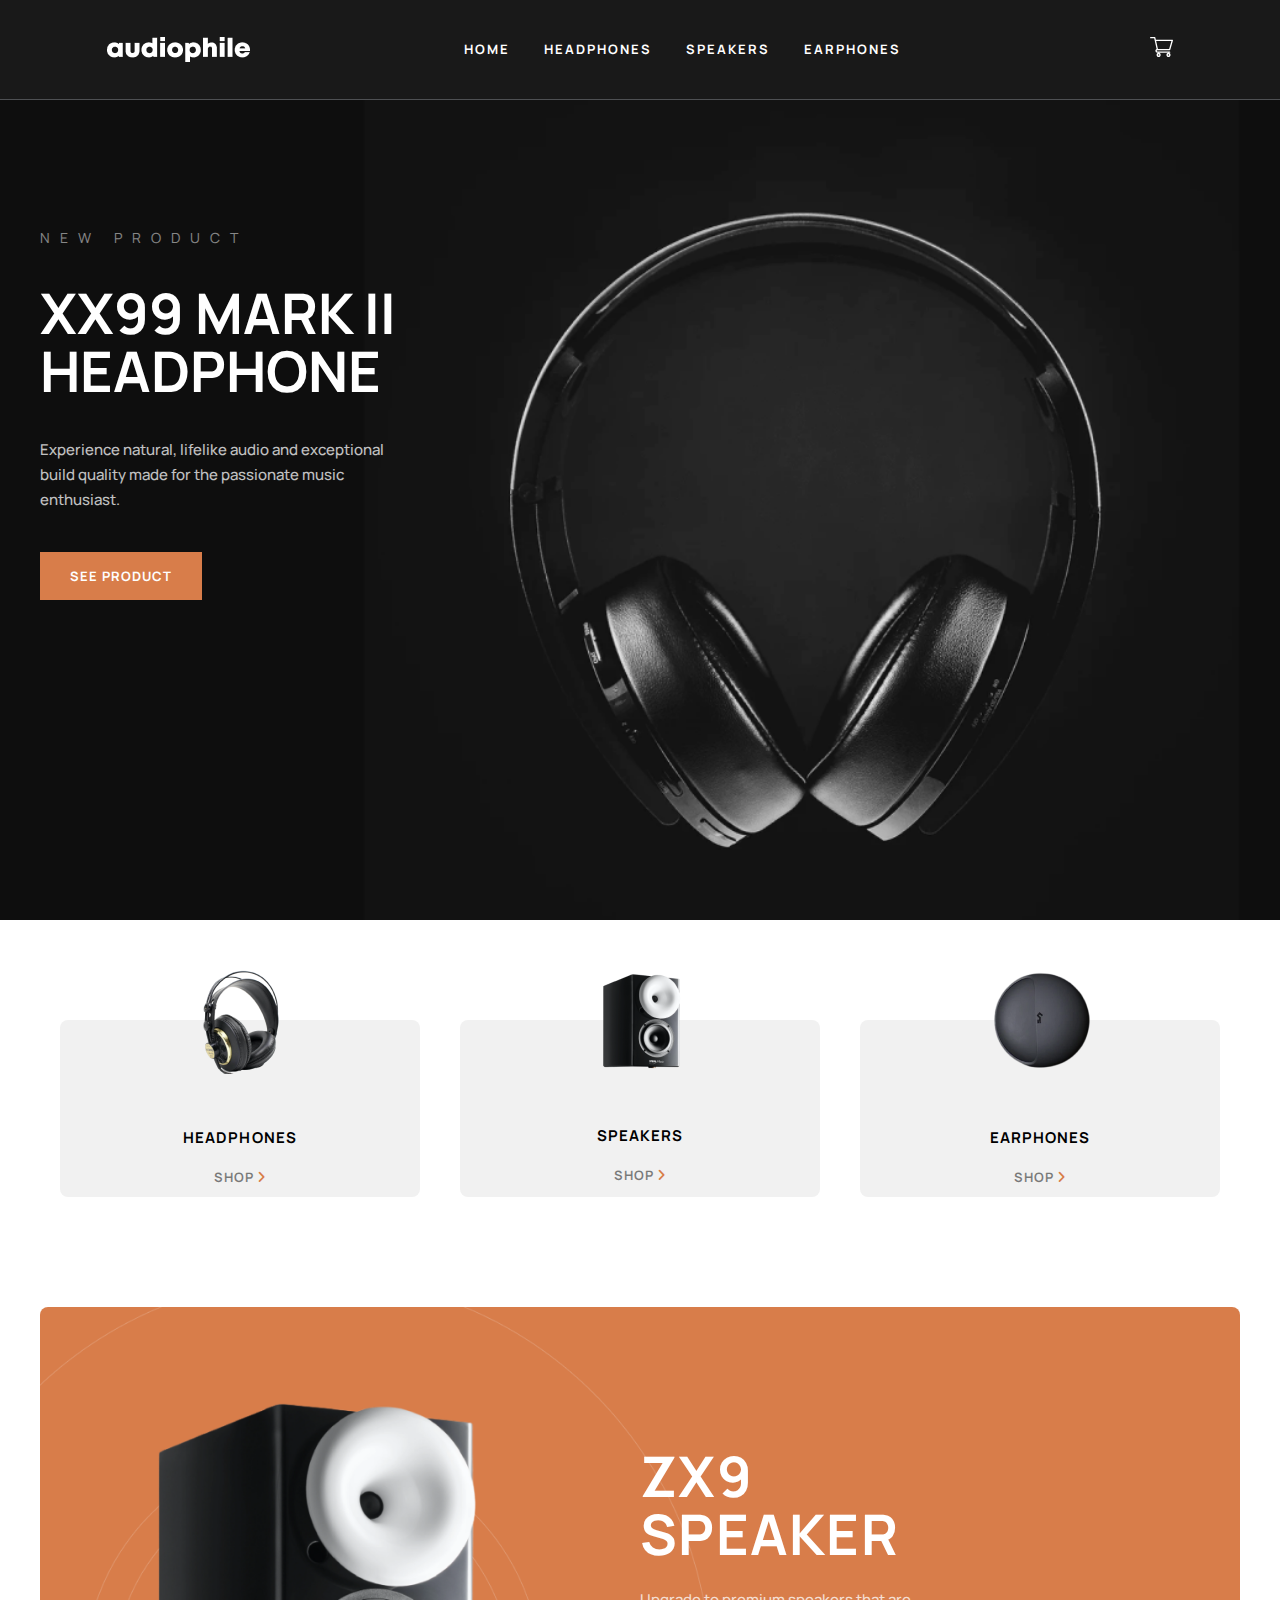
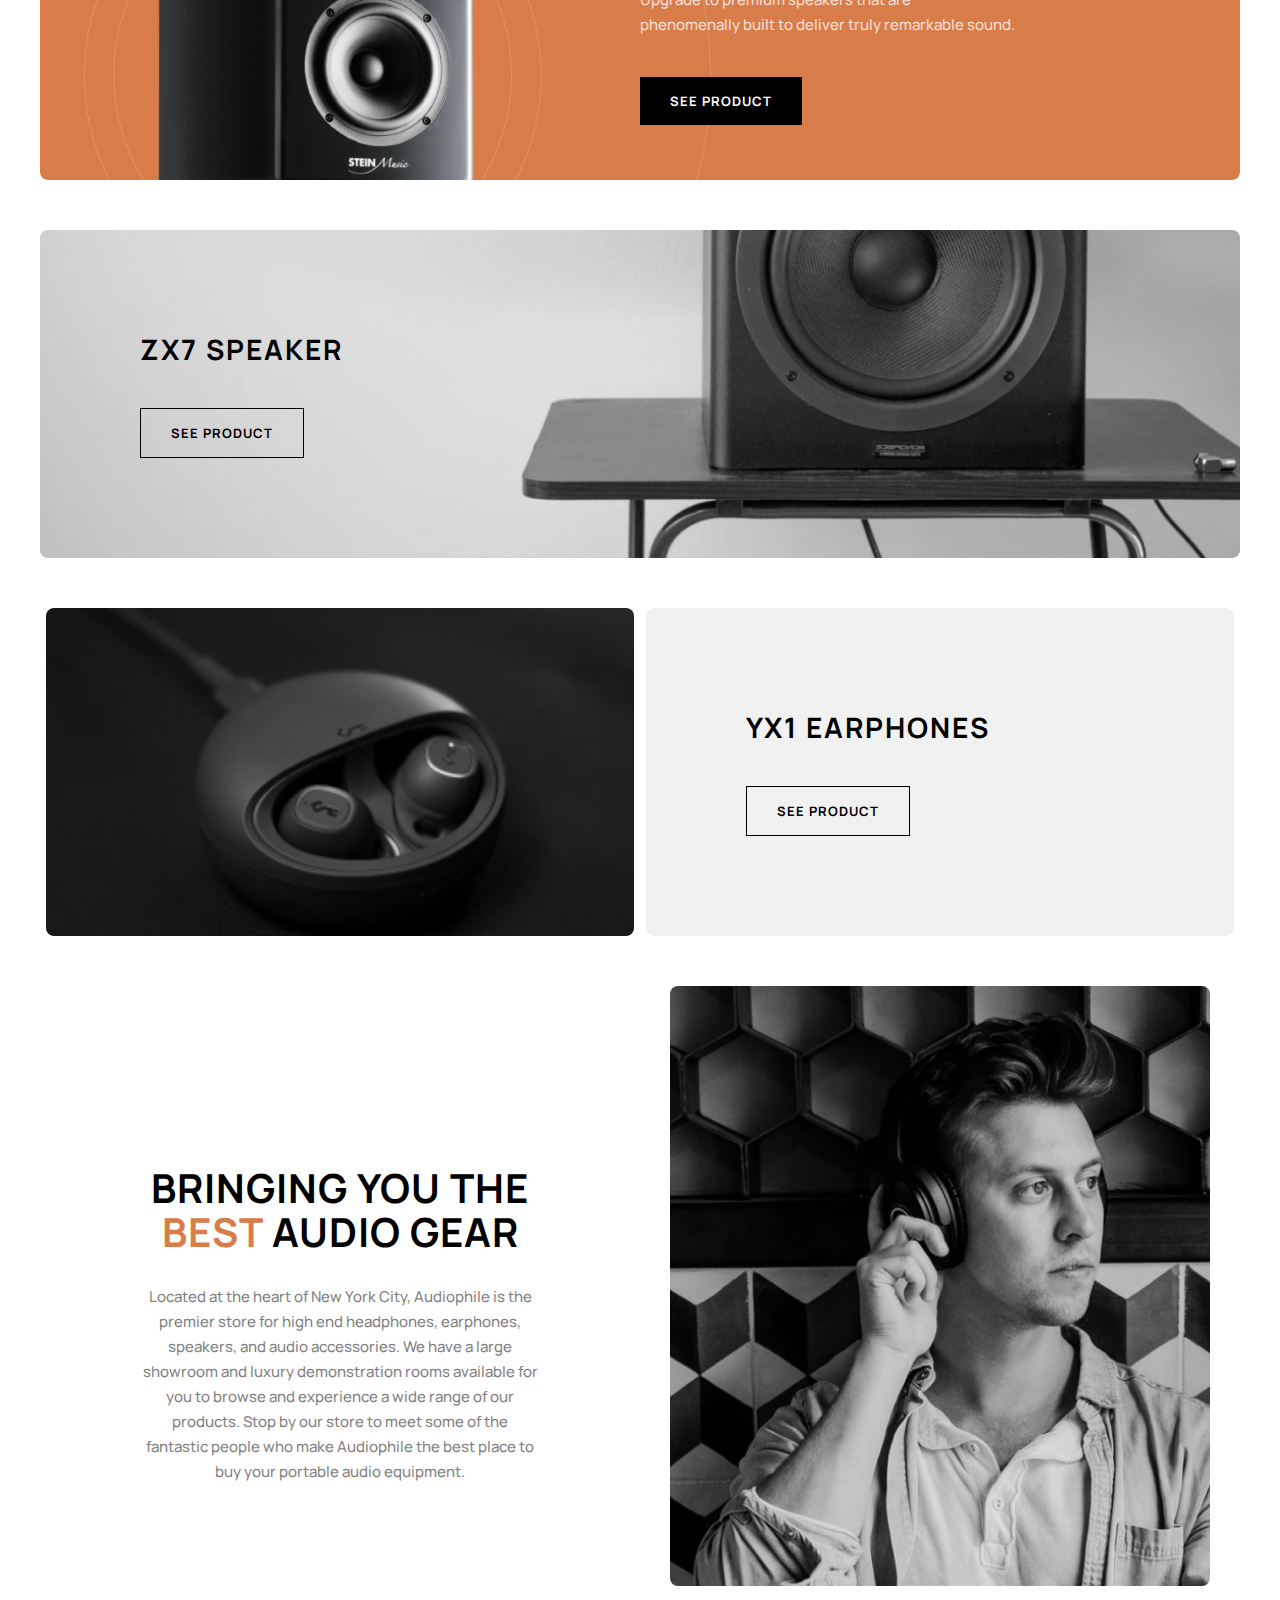
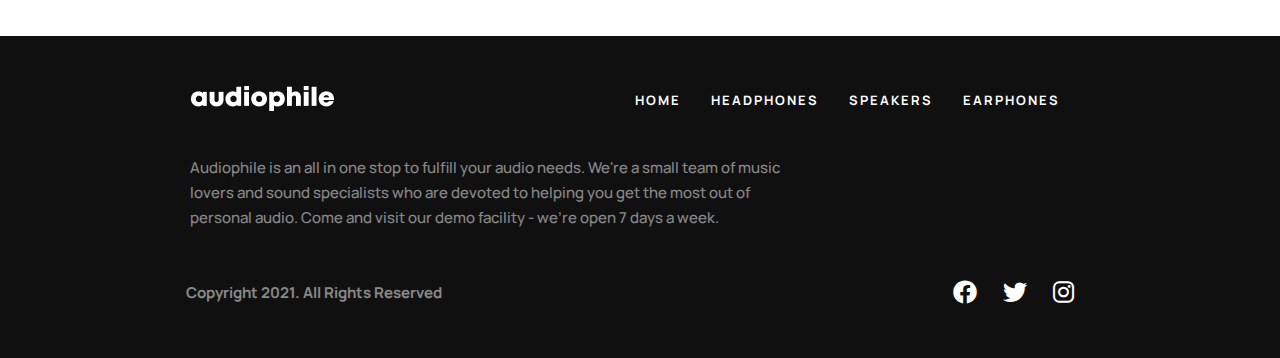
<file: index.html>
<!DOCTYPE html>
<html lang="en">
<head>
    <meta charset="UTF-8">
    <meta http-equiv="X-UA-Compatible" content="IE=edge">
    <meta name="viewport" content="width=device-width, initial-scale=1.0">
    <title>audiophile</title>
    <link rel="stylesheet" href="./cssCodes/normalize.css">
    <link rel="stylesheet" href="./cssCodes/main.css">
    <link rel="stylesheet" href="./fontawesome/css/all.min.css">
    <link rel="stylesheet" href="./fontawesome/js/all.min.js">
    <link rel="preconnect" href="https://fonts.googleapis.com">
    <link rel="preconnect" href="https://fonts.gstatic.com" crossorigin>
    <link href="https://fonts.googleapis.com/css2?family=Manrope:wght@400;500;700&display=swap" rel="stylesheet">
</head>
<body>
    <!-- Header section -->
    <div class="container">
        <header class="site-header">
            <nav class="site-nav flex">
                <div class="site-nav__bars">
                    <div class="hamburger-menu">
                        <input id="menu__toggle" type="checkbox" />
                        <label class="menu__btn" for="menu__toggle">
                            <span></span>
                        </label>
                        <ul class="menu__box">
                            <div class="product-card card-nav">
                                <img class="product-card__image card-nav__image" src="./images/mobile/home/tablet-headphones.png" alt="Image">
                                <h4 class="pruduct-card__heading">Headphones</h4>
                                <a class="product-card-link" href="headphones.html">
                                    shop
                                    <span class="fa-solid fa-angle-right product-card-right"></span>
                                </a>
                            </div>
                            <div class="product-card card-nav">
                                <img class="product-card__image card-nav__image" src="./images/mobile/home/tablet-speakers.png" alt="Image">
                                <h4 class="pruduct-card__heading">Speakers</h4>
                                <a class="product-card-link" href="speakers.html">
                                    shop
                                    <span class="fa-solid fa-angle-right product-card-right"></span>
                                </a>
                            </div>
                            <div class="product-card card-nav">
                                <img class="product-card__image card-nav__image" src="./images/mobile/home/tablet-earphones.png" alt="Image">
                                <h4 class="pruduct-card__heading">Earphones</h4>
                                <a class="product-card-link" href="earphones.html">
                                    shop
                                    <span class="fa-solid fa-angle-right product-card-right"></span>
                                </a>
                            </div>
                        </ul>
                    </div>
                </div>
                <img src="./images/desktop/home/logo-audiophile.png" alt="Image">
                <div class="site-nav__links">
                    <ul class="site-nav__list flex">
                        <li class="site-nav__item">
                            <a class="site-nav__link" href="index.html">Home</a>
                        </li>
                        <li class="site-nav__item">
                            <a class="site-nav__link" href="headphones.html">Headphones</a>
                        </li>
                        <li class="site-nav__item">
                            <a class="site-nav__link" href="speakers.html">Speakers</a>
                        </li>
                        <li class="site-nav__item">
                            <a class="site-nav__link" href="earphones.html">Earphones</a>
                        </li>
                    </ul>
                </div>
                <div>
                    <img src="./images/desktop/home/cart-shopping.svg" alt="Image">
                </div>
            </nav>
        </header>
    </div>
    <!-- /Header section -->

    <!-- Main section -->
    <section class="main-section">
        <div class="container">
            <div class="main-page">
                <div class="main-page__text">
                    <h4 class="main-page__info">NEW PRODUCT</h4>
                    <h1 class="main-page__heading">XX99 Mark II <br>
                        Headphone</h1>
                    <p class="main-page__title">Experience natural, lifelike audio and  exceptional <br> build quality made for the passionate music <br> enthusiast.</p>
                    <button class="button">
                        <a class="btn-link" href="headphones1detail.html">See product</a>
                    </button>
                </div>
            </div>
        </div>
    </section>
    <!-- /Main section -->

    <!-- Products section -->
    <div class="container">
        <section class="products-section">
            <div class="product-card">
                <img class="product-card__image" src="./images/mobile/home/tablet-headphones.png" alt="Image">
                <h4 class="pruduct-card__heading">Headphones</h4>
                <a class="product-card-link" href="headphones.html">
                    shop
                    <span class="fa-solid fa-angle-right product-card-right"></span>
                </a>
            </div>
            <div class="product-card">
                <img class="product-card__image" src="./images/mobile/home/tablet-speakers.png" alt="Image">
                <h4 class="pruduct-card__heading">Speakers</h4>
                <a class="product-card-link" href="speakers.html">
                    shop
                    <span class="fa-solid fa-angle-right product-card-right"></span>
                </a>
            </div>
            <div class="product-card">
                <img class="product-card__image" src="./images/mobile/home/tablet-earphones.png" alt="Image">
                <h4 class="pruduct-card__heading">Earphones</h4>
                <a class="product-card-link" href="earphones.html">
                    shop
                    <span class="fa-solid fa-angle-right product-card-right"></span>
                </a>
            </div>
        </section>
    </div>
    <!-- /Products section -->

    <!-- ZX9 Speaker section -->
    <div class="container">
        <div class="zx9speaker-section">
            <h4 class="zx9speaker-heading">ZX9 <br>
                SPEAKER</h4>
            <p class="zx9speaker-title">Upgrade to premium speakers that are <br> phenomenally built to deliver truly remarkable sound.</p>
            <button class="button zx9-button">
                <a href="speaker1detail.html" class="btn-link">See product</a>
            </button>
        </div>
    </div>
    <!-- /ZX9 Speaker section -->

    <!-- ZX7 Speaker section -->
    <div class="container">
        <div class="zx7speaker-section">
            <h4 class="zx7speaker-heading">ZX7 SPEAKER</h4>
            <button class="button zx7-button">
                <a href="speaker2detail.html" class="btn-link zx7-btn__link">See product</a>
            </button>
        </div>
    </div>
    <!-- /ZX7 Speaker section -->

    <!-- YX1 Earphones section -->
    <div class="container">
        <div class="yx1earphone-section">
            <div class="yx1-image"></div>
            <div class="yx1-text">
                <h4 class="yx1-heading">YX1 Earphones</h4>
                <button class="button yx1-button">
                    <a href="earphones1detail.html" class="btn-link yx1-btn__link">See product</a>
                </button>
            </div>
        </div>
    </div>
    <!-- /YX1 Earphones section -->

    <!-- Location section -->
    <div class="container">
        <div class="location-section">
            <div class="location-man__image"></div>
            <div class="location-text">
                <h3 class="location-heading">Bringing you the <span class="location-heading__best"> best</span> audio gear</h3>
                <p class="location-title">Located at the heart of New York City, Audiophile is the premier store for high end headphones, earphones, speakers, and audio accessories. We have a large showroom and luxury demonstration rooms available for you to browse and experience a wide range of our products. Stop by our store to meet some of the fantastic people who make Audiophile the best place to buy your portable audio equipment.</p>
            </div>
        </div>
    </div>
    <!-- /Location section -->

    <!-- Footer section -->
    <footer class="footer-section">
        <div class="container footer-bg">
            <div class="footer-links">
                <div class="footer-logo">
                    <img src="./images/mobile/home/logo-audiophile.png" alt="Image">
                </div>
                <ul class="footer-list">
                    <li class="footer-item">
                        <a href="index.html" class="footer-link">Home</a>
                    </li>
                    <li class="footer-item">
                        <a href="headphones.html" class="footer-link">headphones</a>
                    </li>
                    <li class="footer-item">
                        <a href="speakers.html" class="footer-link">Speakers</a>
                    </li>
                    <li class="footer-item">
                        <a href="earphones.html" class="footer-link">Earphones</a>
                    </li>
                </ul>
            </div>
            <div class="footer-text">
                <p class="footer-title">Audiophile is an all in one stop to fulfill your audio needs. We're a small team of music lovers and sound specialists who are devoted to helping you get the most out of personal audio. Come and visit our demo facility - we’re open 7 days a week.</p>
            </div>
            <div class="footer-bottom">
                <div>
                    <p class="footer-copyright">Copyright 2021. All Rights Reserved</p>
                </div>
                <div class="footer-icons">
                    <a href="#" class="footer-icon__link">
                        <i class="fa-brands fa-facebook"></i>
                    </a>
                    <a href="#" class="footer-icon__link">
                        <i class="fa-brands fa-twitter"></i>
                    </a>
                    <a href="#" class="footer-icon__link">
                        <i class="fa-brands fa-instagram"></i>
                    </a>
                </div>
            </div>
        </div>
    </footer>
    <!-- /Footer section -->
</body>
</html>
</file>
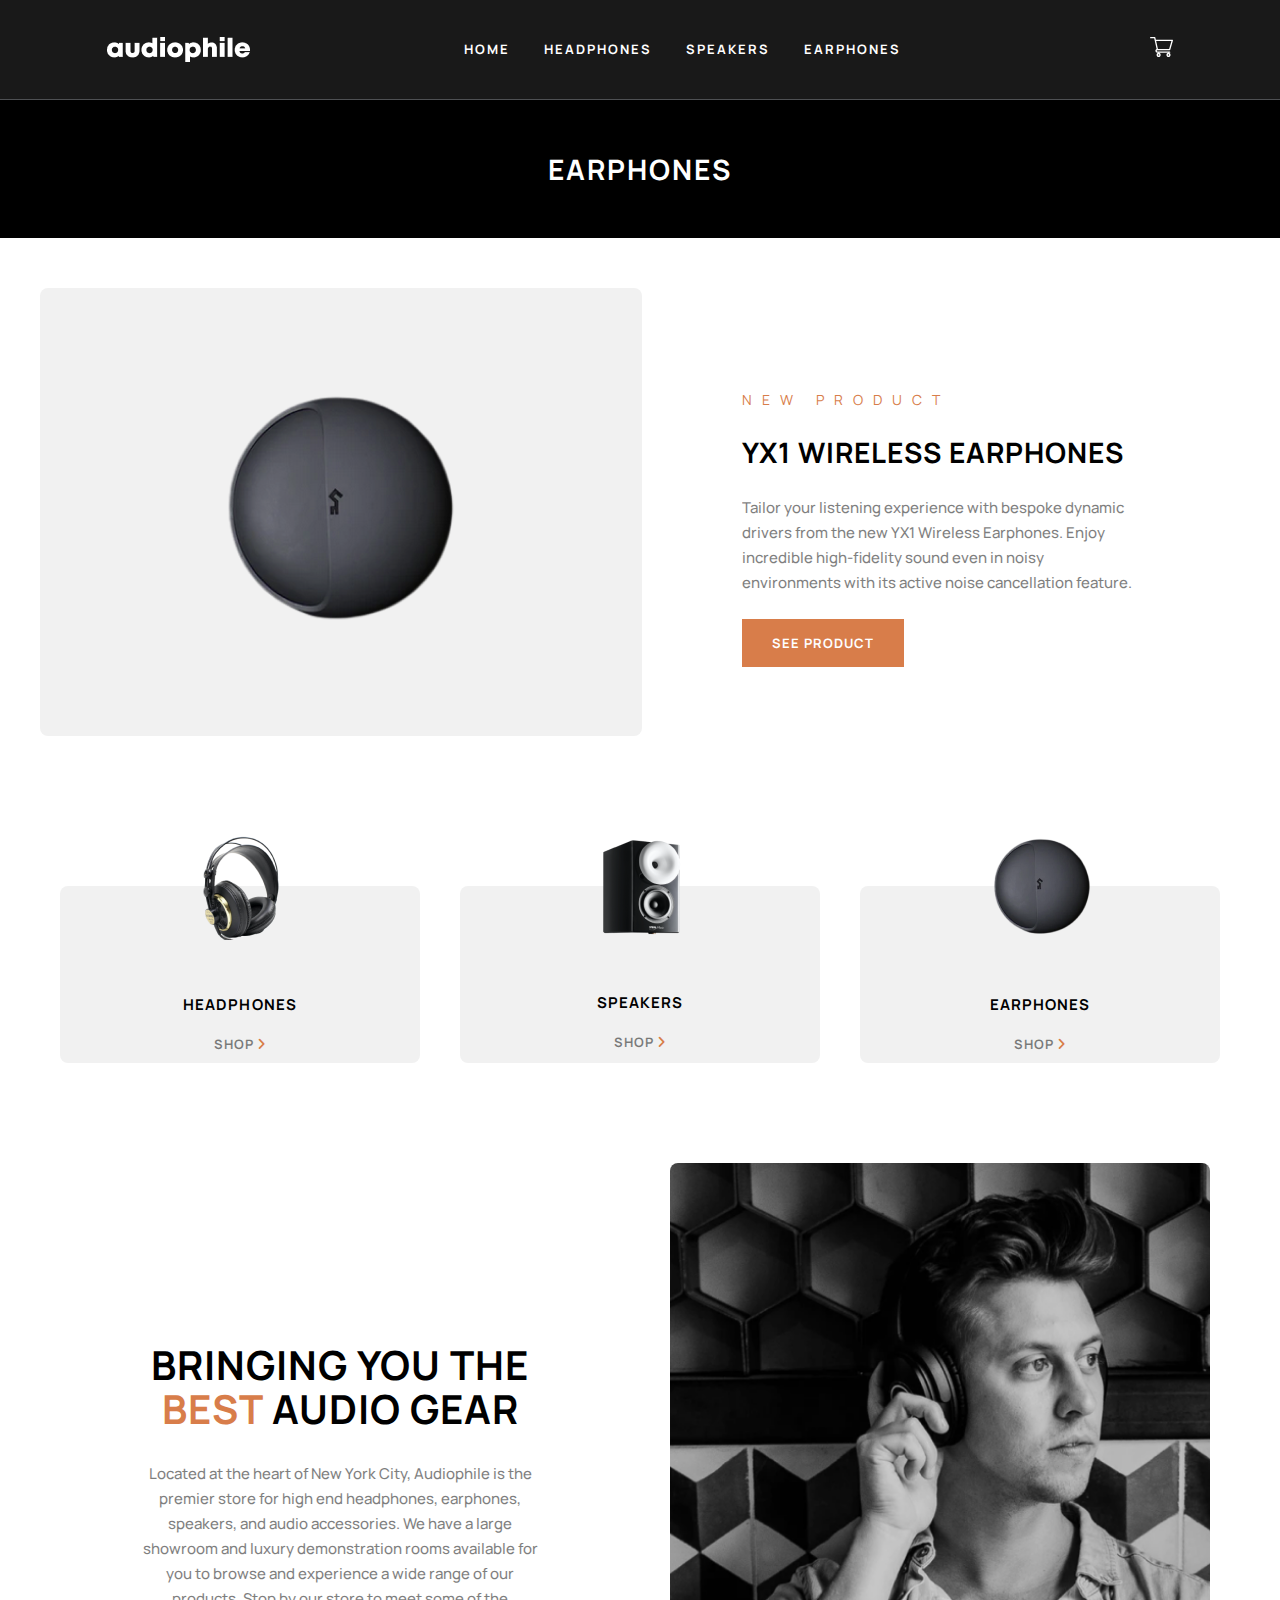
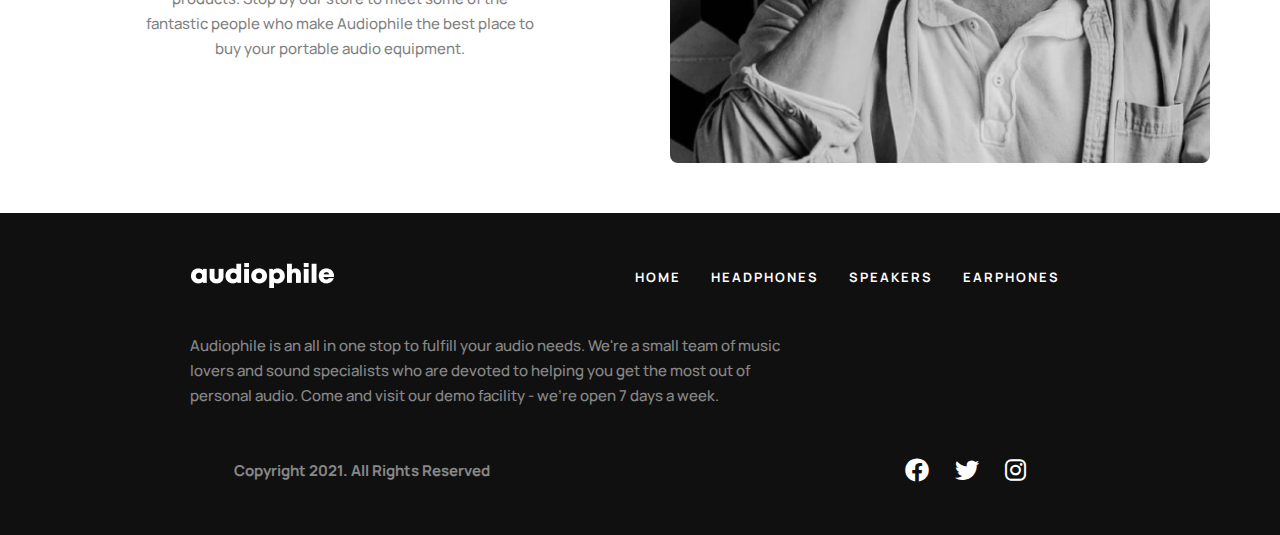
<file: earphones.html>
<!DOCTYPE html>
<html lang="en">
<head>
    <meta charset="UTF-8">
    <meta http-equiv="X-UA-Compatible" content="IE=edge">
    <meta name="viewport" content="width=device-width, initial-scale=1.0">
    <title>audiophile</title>
    <link rel="stylesheet" href="./cssCodes/normalize.css">
    <link rel="stylesheet" href="./cssCodes/earphones.css">
    <link rel="stylesheet" href="./fontawesome/css/all.min.css">
    <link rel="stylesheet" href="./fontawesome/js/all.min.js">
    <link rel="preconnect" href="https://fonts.googleapis.com">
    <link rel="preconnect" href="https://fonts.gstatic.com" crossorigin>
    <link href="https://fonts.googleapis.com/css2?family=Manrope:wght@400;500;700&display=swap" rel="stylesheet">
</head>
<body>
    <!-- Header section -->
    <div class="container">
        <header class="site-header">
            <nav class="site-nav flex">
                <div class="site-nav__bars">
                    <div class="hamburger-menu">
                        <input id="menu__toggle" type="checkbox" />
                        <label class="menu__btn" for="menu__toggle">
                            <span></span>
                        </label>
                        <ul class="menu__box">
                            <div class="product-card card-nav">
                                <img class="product-card__image card-nav__image" src="./images/mobile/home/tablet-headphones.png" alt="Image">
                                <h4 class="pruduct-card__heading">Headphones</h4>
                                <a class="product-card-link" href="headphones.html">
                                    shop
                                    <span class="fa-solid fa-angle-right product-card-right"></span>
                                </a>
                            </div>
                            <div class="product-card card-nav">
                                <img class="product-card__image card-nav__image" src="./images/mobile/home/tablet-speakers.png" alt="Image">
                                <h4 class="pruduct-card__heading">Speakers</h4>
                                <a class="product-card-link" href="speakers.html">
                                    shop
                                    <span class="fa-solid fa-angle-right product-card-right"></span>
                                </a>
                            </div>
                            <div class="product-card card-nav">
                                <img class="product-card__image card-nav__image" src="./images/mobile/home/tablet-earphones.png" alt="Image">
                                <h4 class="pruduct-card__heading">Earphones</h4>
                                <a class="product-card-link" href="earphones.html">
                                    shop
                                    <span class="fa-solid fa-angle-right product-card-right"></span>
                                </a>
                            </div>
                        </ul>
                        </div>
                </div>
                <img src="./images/desktop/home/logo-audiophile.png" alt="Image">
                <div class="site-nav__links">
                    <ul class="site-nav__list flex">
                        <li class="site-nav__item">
                            <a class="site-nav__link" href="index.html">Home</a>
                        </li>
                        <li class="site-nav__item">
                            <a class="site-nav__link" href="headphones.html">Headphones</a>
                        </li>
                        <li class="site-nav__item">
                            <a class="site-nav__link" href="speakers.html">Speakers</a>
                        </li>
                        <li class="site-nav__item">
                            <a class="site-nav__link" href="earphones.html">Earphones</a>
                        </li>
                    </ul>
                </div>
                <div>
                    <img src="./images/desktop/home/cart-shopping.svg" alt="Image">
                </div>
            </nav>
        </header>
    </div>
    <!-- /Header section -->

    <!-- Headphones main section -->
    <section class="main-headphone">
        <div class="container main-bg">
            <h2 class="main-headphone__heading">Earphones</h2>
        </div>
    </section>
    <!-- /Headphones main section -->

    <!-- Headphone types section -->
    <div class="container">
        <section class="headphone-types">
            <div class="headphone-type">
                <div class="type-image">
                    <img src="./images/mobile/earphones/ear-yx1.png" alt="Image">
                </div>
                <div class="type-text">
                    <h4 class="type-new__heading">NEW PRODUCT</h4>
                    <h2 class="type-heading">YX1 WIRELESS
                        EARPHONES</h2>
                    <p class="type-title">Tailor your listening experience with bespoke dynamic drivers from the new YX1 Wireless Earphones. Enjoy incredible high-fidelity sound even in noisy environments with its active noise cancellation feature.</p>
                    <button class="button">
                        <a href="earphones1detail.html" class="btn-link">See product</a>
                    </button>
                </div>
            </div>
        </section>
    </div>
    <!-- /Headphone types section -->
    
    <!-- Products section -->
    <div class="container">
        <section class="products-section">
            <div class="product-card">
                <img class="product-card__image" src="./images/mobile/home/tablet-headphones.png" alt="Image">
                <h4 class="pruduct-card__heading">Headphones</h4>
                <a class="product-card-link" href="headphones.html">
                    shop
                    <span class="fa-solid fa-angle-right product-card-right"></span>
                </a>
            </div>
            <div class="product-card">
                <img class="product-card__image" src="./images/mobile/home/tablet-speakers.png" alt="Image">
                <h4 class="pruduct-card__heading">Speakers</h4>
                <a class="product-card-link" href="speakers.html">
                    shop
                    <span class="fa-solid fa-angle-right product-card-right"></span>
                </a>
            </div>
            <div class="product-card">
                <img class="product-card__image" src="./images/mobile/home/tablet-earphones.png" alt="Image">
                <h4 class="pruduct-card__heading">Earphones</h4>
                <a class="product-card-link" href="earphones.html">
                    shop
                    <span class="fa-solid fa-angle-right product-card-right"></span>
                </a>
            </div>
        </section>
    </div>
    <!-- /Products section -->

    <!-- Location section -->
    <div class="container">
        <div class="location-section">
            <div class="location-man__image"></div>
            <div class="location-text">
                <h3 class="location-heading">Bringing you the <span class="location-heading__best"> best</span> audio gear</h3>
                <p class="location-title">Located at the heart of New York City, Audiophile is the premier store for high end headphones, earphones, speakers, and audio accessories. We have a large showroom and luxury demonstration rooms available for you to browse and experience a wide range of our products. Stop by our store to meet some of the fantastic people who make Audiophile the best place to buy your portable audio equipment.</p>
            </div>
        </div>
    </div>
    <!-- /Location section -->

    <!-- Footer section -->
    <footer class="footer-section">
        <div class="container footer-bg">
            <div class="footer-links">
                <div class="footer-logo">
                    <img src="./images/mobile/home/logo-audiophile.png" alt="Image">
                </div>
                <ul class="footer-list">
                    <li class="footer-item">
                        <a href="index.html" class="footer-link">Home</a>
                    </li>
                    <li class="footer-item">
                        <a href="headphones.html" class="footer-link">headphones</a>
                    </li>
                    <li class="footer-item">
                        <a href="speakers.html" class="footer-link">Speakers</a>
                    </li>
                    <li class="footer-item">
                        <a href="earphones.html" class="footer-link">Earphones</a>
                    </li>
                </ul>
            </div>
            <div class="footer-text">
                <p class="footer-title">Audiophile is an all in one stop to fulfill your audio needs. We're a small team of music lovers and sound specialists who are devoted to helping you get the most out of personal audio. Come and visit our demo facility - we’re open 7 days a week.</p>
            </div>
            <div class="footer-bottom">
                <p class="footer-copyright">Copyright 2021. All Rights Reserved</p>
                <div class="footer-icons">
                    <a href="#" class="footer-icon__link">
                        <i class="fa-brands fa-facebook"></i>
                    </a>
                    <a href="#" class="footer-icon__link">
                        <i class="fa-brands fa-twitter"></i>
                    </a>
                    <a href="#" class="footer-icon__link">
                        <i class="fa-brands fa-instagram"></i>
                    </a>
                </div>
            </div>
        </div>
    </footer>
    <!-- /Footer section -->
</body>
</html>
</file>
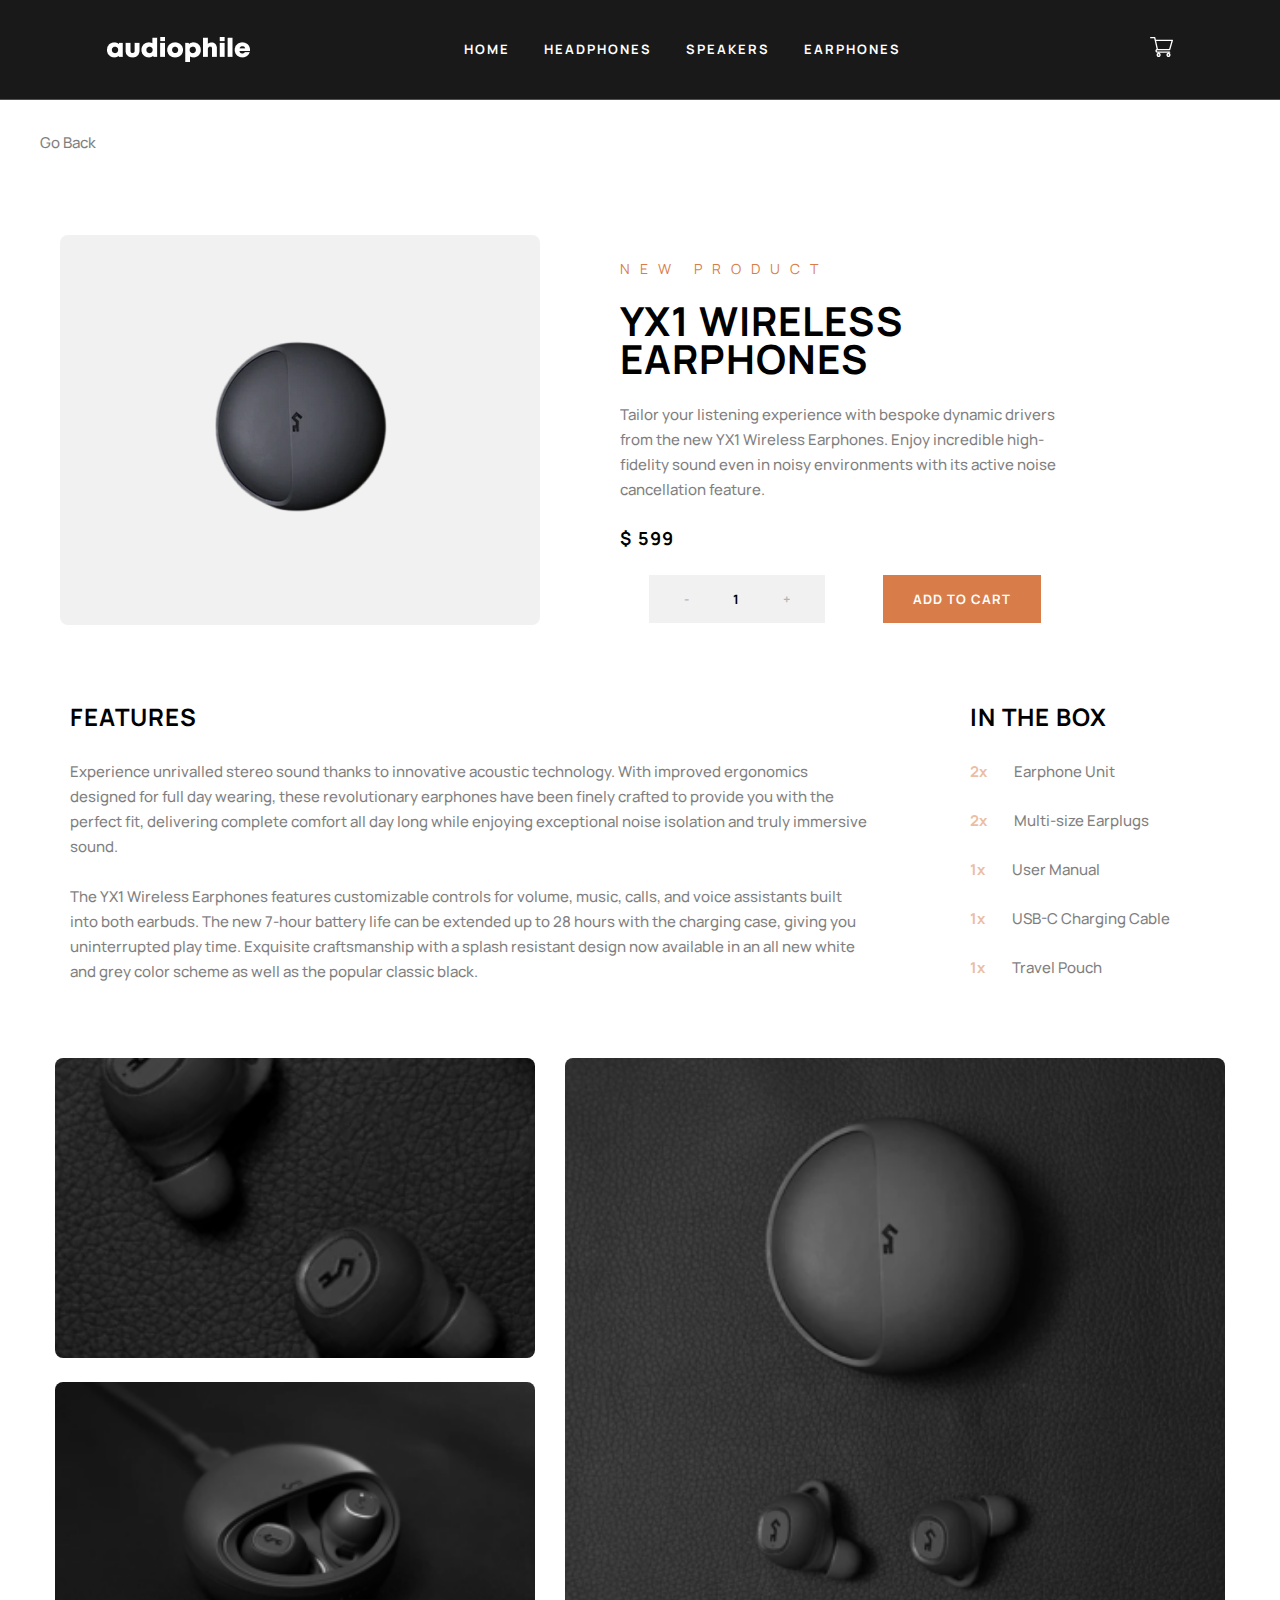
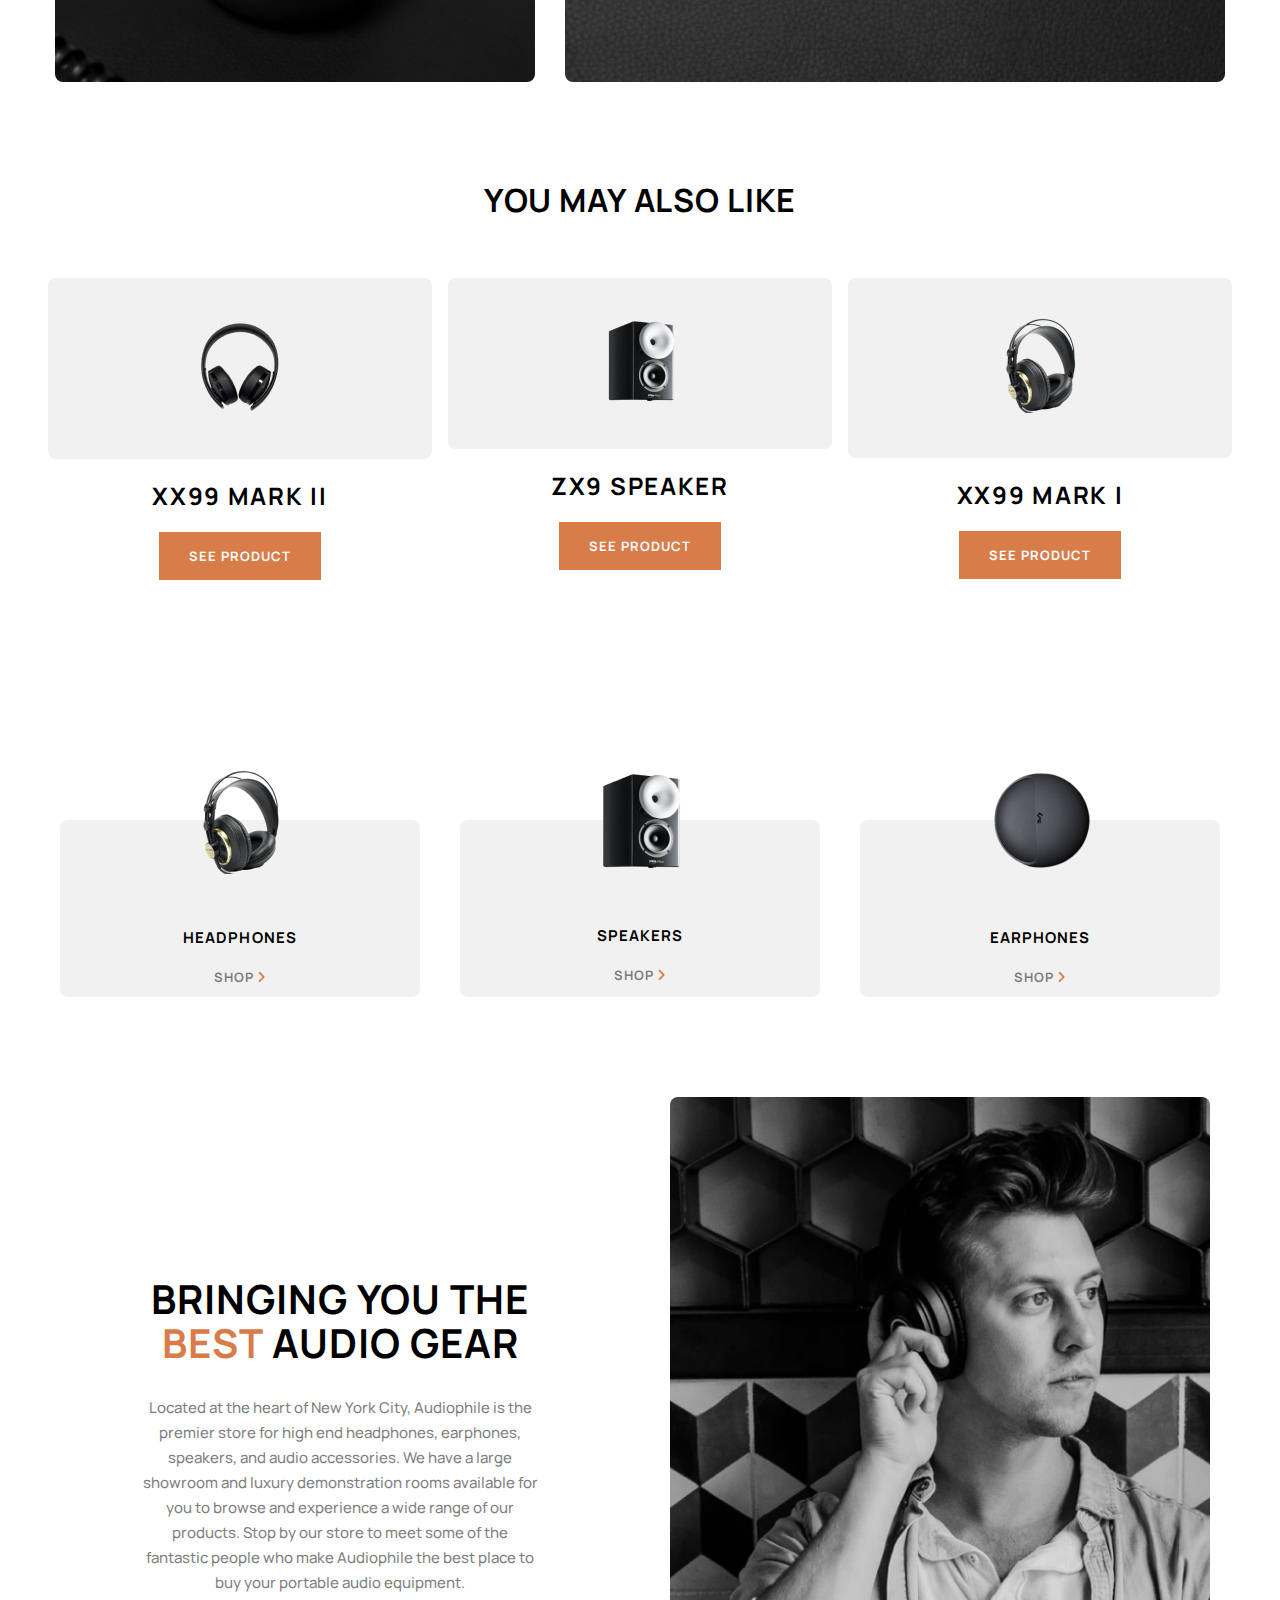
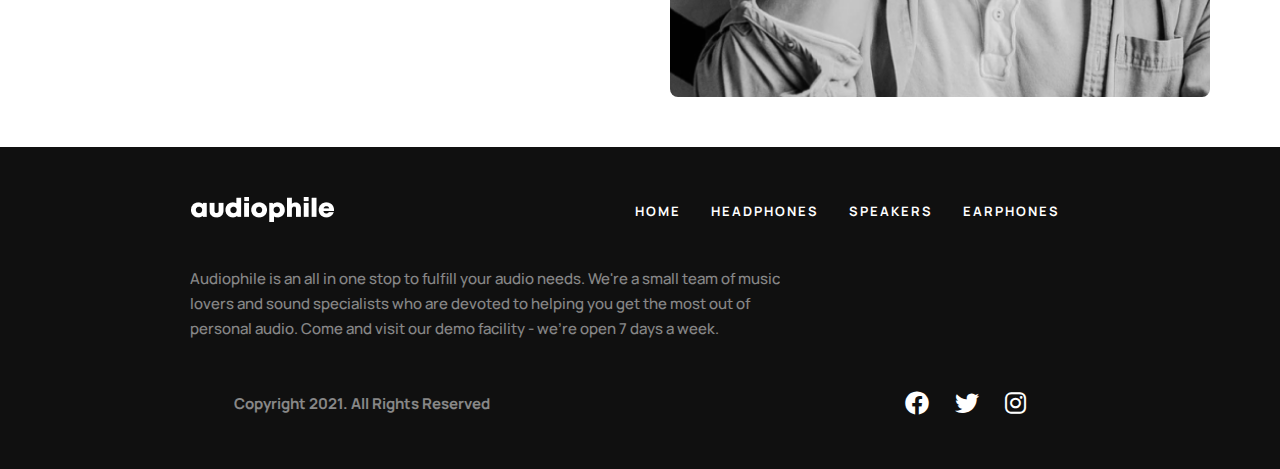
<file: earphones1detail.html>
<!DOCTYPE html>
<html lang="en">
<head>
    <meta charset="UTF-8">
    <meta http-equiv="X-UA-Compatible" content="IE=edge">
    <meta name="viewport" content="width=device-width, initial-scale=1.0">
    <title>audiophile</title>
    <link rel="stylesheet" href="./cssCodes/normalize.css">
    <link rel="stylesheet" href="./cssCodes/earphone1.css">
    <link rel="stylesheet" href="./fontawesome/css/all.min.css">
    <link rel="stylesheet" href="./fontawesome/js/all.min.js">
    <link rel="preconnect" href="https://fonts.googleapis.com">
    <link rel="preconnect" href="https://fonts.gstatic.com" crossorigin>
    <link href="https://fonts.googleapis.com/css2?family=Manrope:wght@400;500;700&display=swap" rel="stylesheet">
</head>
<body>
    <!-- Header section -->
    <div class="container">
        <header class="site-header">
            <nav class="site-nav flex">
                <div class="site-nav__bars">
                    <div class="hamburger-menu">
                        <input id="menu__toggle" type="checkbox" />
                        <label class="menu__btn" for="menu__toggle">
                            <span></span>
                        </label>
                        <ul class="menu__box">
                            <div class="product-card card-nav">
                                <img class="product-card__image card-nav__image" src="./images/mobile/home/tablet-headphones.png" alt="Image">
                                <h4 class="pruduct-card__heading">Headphones</h4>
                                <a class="product-card-link" href="headphones.html">
                                    shop
                                    <span class="fa-solid fa-angle-right product-card-right"></span>
                                </a>
                            </div>
                            <div class="product-card card-nav">
                                <img class="product-card__image card-nav__image" src="./images/mobile/home/tablet-speakers.png" alt="Image">
                                <h4 class="pruduct-card__heading">Speakers</h4>
                                <a class="product-card-link" href="speakers.html">
                                    shop
                                    <span class="fa-solid fa-angle-right product-card-right"></span>
                                </a>
                            </div>
                            <div class="product-card card-nav">
                                <img class="product-card__image card-nav__image" src="./images/mobile/home/tablet-earphones.png" alt="Image">
                                <h4 class="pruduct-card__heading">Earphones</h4>
                                <a class="product-card-link" href="earphones.html">
                                    shop
                                    <span class="fa-solid fa-angle-right product-card-right"></span>
                                </a>
                            </div>
                        </ul>
                        </div>
                </div>
                <img src="./images/desktop/home/logo-audiophile.png" alt="Image">
                <div class="site-nav__links">
                    <ul class="site-nav__list flex">
                        <li class="site-nav__item">
                            <a class="site-nav__link" href="index.html">Home</a>
                        </li>
                        <li class="site-nav__item">
                            <a class="site-nav__link" href="headphones.html">Headphones</a>
                        </li>
                        <li class="site-nav__item">
                            <a class="site-nav__link" href="speakers.html">Speakers</a>
                        </li>
                        <li class="site-nav__item">
                            <a class="site-nav__link" href="earphones.html">Earphones</a>
                        </li>
                    </ul>
                </div>
                <div>
                    <img src="./images/desktop/home/cart-shopping.svg" alt="Image">
                </div>
            </nav>
        </header>
    </div>
    <!-- /Header section -->

    <div class="container">
        <div class="back-link">
            <a href="earphones.html" class="go-back__link">Go Back</a>
        </div>
    </div>

    <!-- Headphone card section -->
    <div class="container">
        <section class="headphone-card__section">
            <div class="headphone-card">
                <div class="card-image">
                    <img src="./images/mobile/earphones/earphones1/yx1-edm1.png" alt="Image">
                </div>
                <div class="card-detail">
                    <h4 class="card-new__heading">New product</h4>
                    <h2 class="card-heading">YX1 WIRELESS
                        EARPHONES</h2>
                    <p class="card-title">Tailor your listening experience with bespoke dynamic drivers from the new YX1 Wireless Earphones. Enjoy incredible high-fidelity sound even in noisy environments with its active noise cancellation feature.</p>
                    <h3 class="card-price">$ 599</h3>
                    <div class="card-adding flex">
                        <div class="card-amount">
                            <span class="card-amount__index minus">-</span>
                            <span class="card-amount__index number">1</span>
                            <span class="card-amount__index plus">+</span>
                        </div>
                        <div class="card-adding__text">
                            <button class="button">
                                <a href="#" class="btn-link">Add to cart</a>
                            </button>
                        </div>
                    </div>
                </div>
            </div>
            <div class="card-features">
                <div class="card-feature">
                    <h4 class="card-feature__heading">Features</h4>
                    <p class="card-feature__title">Experience unrivalled stereo sound thanks to innovative acoustic technology. With improved ergonomics designed for full day wearing, these revolutionary earphones have been finely crafted to provide you with the perfect fit, delivering complete comfort all day long while enjoying exceptional noise isolation and truly immersive sound.
                        <br><br>
                    The YX1 Wireless Earphones features customizable controls for volume, music, calls, and voice assistants built into both earbuds. The new 7-hour battery life can be extended up to 28 hours with the charging case, giving you uninterrupted play time. Exquisite craftsmanship with a splash resistant design now available in an all new white and grey color scheme as well as the popular classic black.</p>
                </div>
                <div class="card-box">
                    <div><h4 class="card-feature__heading">in the box</h4></div>
                    <div>
                        <p class="card-feature__title"><span class="card-box__number">2x</span> Earphone Unit</p>
                        <p class="card-feature__title"><span class="card-box__number">2x</span> Multi-size Earplugs</p>
                        <p class="card-feature__title"><span class="card-box__number">1x</span> User Manual</p>
                        <p class="card-feature__title"><span class="card-box__number">1x</span> USB-C Charging Cable</p>
                        <p class="card-feature__title"><span class="card-box__number">1x</span> Travel Pouch</p>
                    </div>
                </div>
            </div>
        </section>
    </div>
    <!-- /Headphone card section -->

    <!-- Headphone images section -->
    <div class="container">
        <div class="head-images">
            <div class="head-images__two">
                <div class="head-images__smallone"></div>
                <div class="head-images__smalltwo"></div>
            </div>
            <div class="head-images__big"></div>
        </div>
    </div>
    <!-- /Headphone images section -->

    <!-- More products section -->
    <div class="container">
        <section class="more-products">
            <h2 class="more-products__heading">You may also like</h2>
            <div class="more-cards">
                <div class="more-card">
                    <div class="more-card__image">
                        <img src="./images/mobile/headphones/headphones2/more-mark2.png" alt="Image">
                    </div>
                    <div class="more-card__text">
                        <h4 class="more-card__heading">xx99 mark II</h4>
                        <button class="button">
                            <a href="headphones1detail.html" class="btn-link">See product</a>
                        </button>
                    </div>
                </div>
                <div class="more-card">
                    <div class="more-card__image">
                        <img src="./images/mobile/headphones/headphones2/more-zx9.png" alt="Image">
                    </div>
                    <div class="more-card__text">
                        <h4 class="more-card__heading">zx9 speaker</h4>
                        <button class="button">
                            <a href="speaker1detail.html" class="btn-link">See product</a>
                        </button>
                    </div>
                </div>
                <div class="more-card">
                    <div class="more-card__image">
                        <img src="./images/mobile/headphones/headphones1/xx99-hdm1.png" alt="Image">
                    </div>
                    <div class="more-card__text">
                        <h4 class="more-card__heading">xx99 mark I</h4>
                        <button class="button">
                            <a href="headphones2detail.html" class="btn-link">See product</a>
                        </button>
                    </div>
                </div>
            </div>
        </section>
    </div>
    <!-- /More products section -->
    
    <!-- Products section -->
    <div class="container">
        <section class="products-section">
            <div class="product-card">
                <img class="product-card__image" src="./images/mobile/home/tablet-headphones.png" alt="Image">
                <h4 class="pruduct-card__heading">Headphones</h4>
                <a class="product-card-link" href="headphones.html">
                    shop
                    <span class="fa-solid fa-angle-right product-card-right"></span>
                </a>
            </div>
            <div class="product-card">
                <img class="product-card__image" src="./images/mobile/home/tablet-speakers.png" alt="Image">
                <h4 class="pruduct-card__heading">Speakers</h4>
                <a class="product-card-link" href="speakers.html">
                    shop
                    <span class="fa-solid fa-angle-right product-card-right"></span>
                </a>
            </div>
            <div class="product-card">
                <img class="product-card__image" src="./images/mobile/home/tablet-earphones.png" alt="Image">
                <h4 class="pruduct-card__heading">Earphones</h4>
                <a class="product-card-link" href="earphones.html">
                    shop
                    <span class="fa-solid fa-angle-right product-card-right"></span>
                </a>
            </div>
        </section>
    </div>
    <!-- /Products section -->

    <!-- Location section -->
    <div class="container">
        <div class="location-section">
            <div class="location-man__image"></div>
            <div class="location-text">
                <h3 class="location-heading">Bringing you the <span class="location-heading__best"> best</span> audio gear</h3>
                <p class="location-title">Located at the heart of New York City, Audiophile is the premier store for high end headphones, earphones, speakers, and audio accessories. We have a large showroom and luxury demonstration rooms available for you to browse and experience a wide range of our products. Stop by our store to meet some of the fantastic people who make Audiophile the best place to buy your portable audio equipment.</p>
            </div>
        </div>
    </div>
    <!-- /Location section -->

    <!-- Footer section -->
    <footer class="footer-section">
        <div class="container footer-bg">
            <div class="footer-links">
                <div class="footer-logo">
                    <img src="./images/mobile/home/logo-audiophile.png" alt="Image">
                </div>
                <ul class="footer-list">
                    <li class="footer-item">
                        <a href="index.html" class="footer-link">Home</a>
                    </li>
                    <li class="footer-item">
                        <a href="headphones.html" class="footer-link">headphones</a>
                    </li>
                    <li class="footer-item">
                        <a href="speakers.html" class="footer-link">Speakers</a>
                    </li>
                    <li class="footer-item">
                        <a href="earphones.html" class="footer-link">Earphones</a>
                    </li>
                </ul>
            </div>
            <div class="footer-text">
                <p class="footer-title">Audiophile is an all in one stop to fulfill your audio needs. We're a small team of music lovers and sound specialists who are devoted to helping you get the most out of personal audio. Come and visit our demo facility - we’re open 7 days a week.</p>
            </div>
            <div class="footer-bottom">
                <p class="footer-copyright">Copyright 2021. All Rights Reserved</p>
                <div class="footer-icons">
                    <a href="#" class="footer-icon__link">
                        <i class="fa-brands fa-facebook"></i>
                    </a>
                    <a href="#" class="footer-icon__link">
                        <i class="fa-brands fa-twitter"></i>
                    </a>
                    <a href="#" class="footer-icon__link">
                        <i class="fa-brands fa-instagram"></i>
                    </a>
                </div>
            </div>
        </div>
    </footer>
    <!-- /Footer section -->
</body>
</html>
</file>
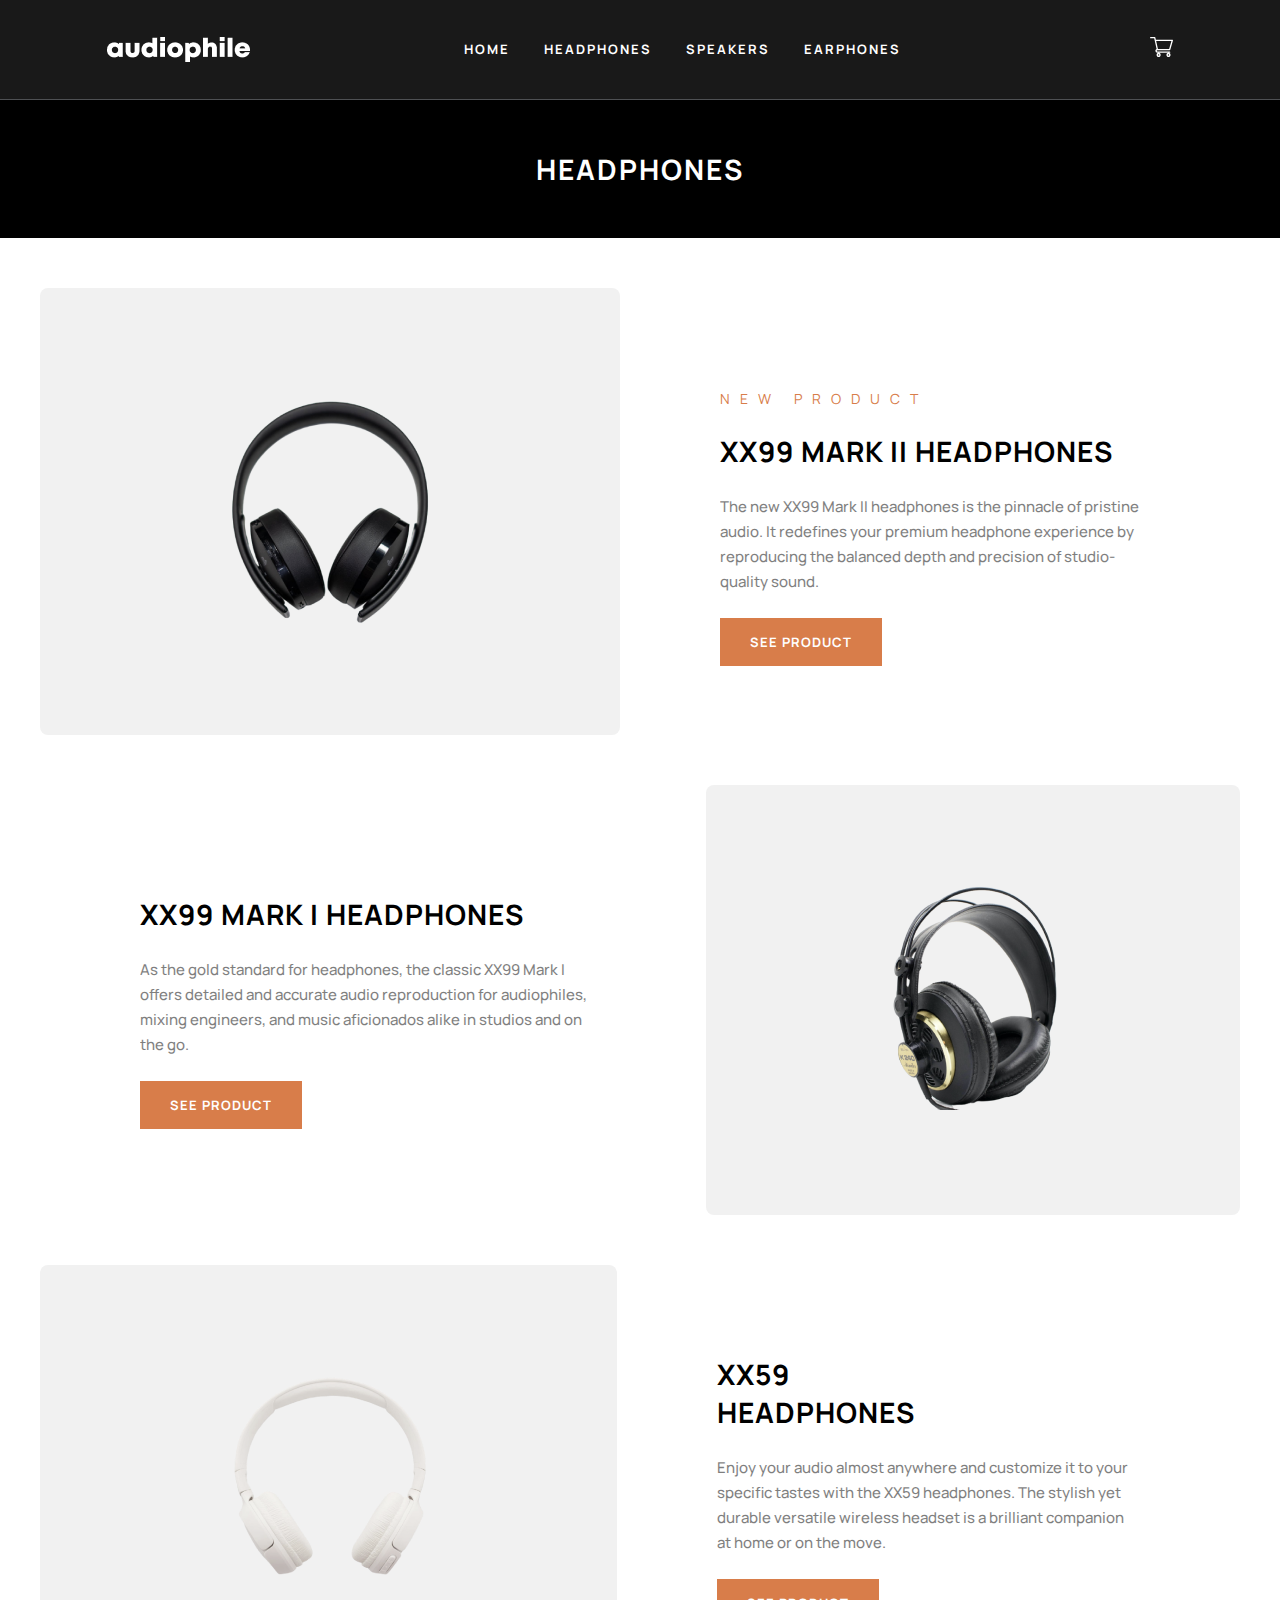
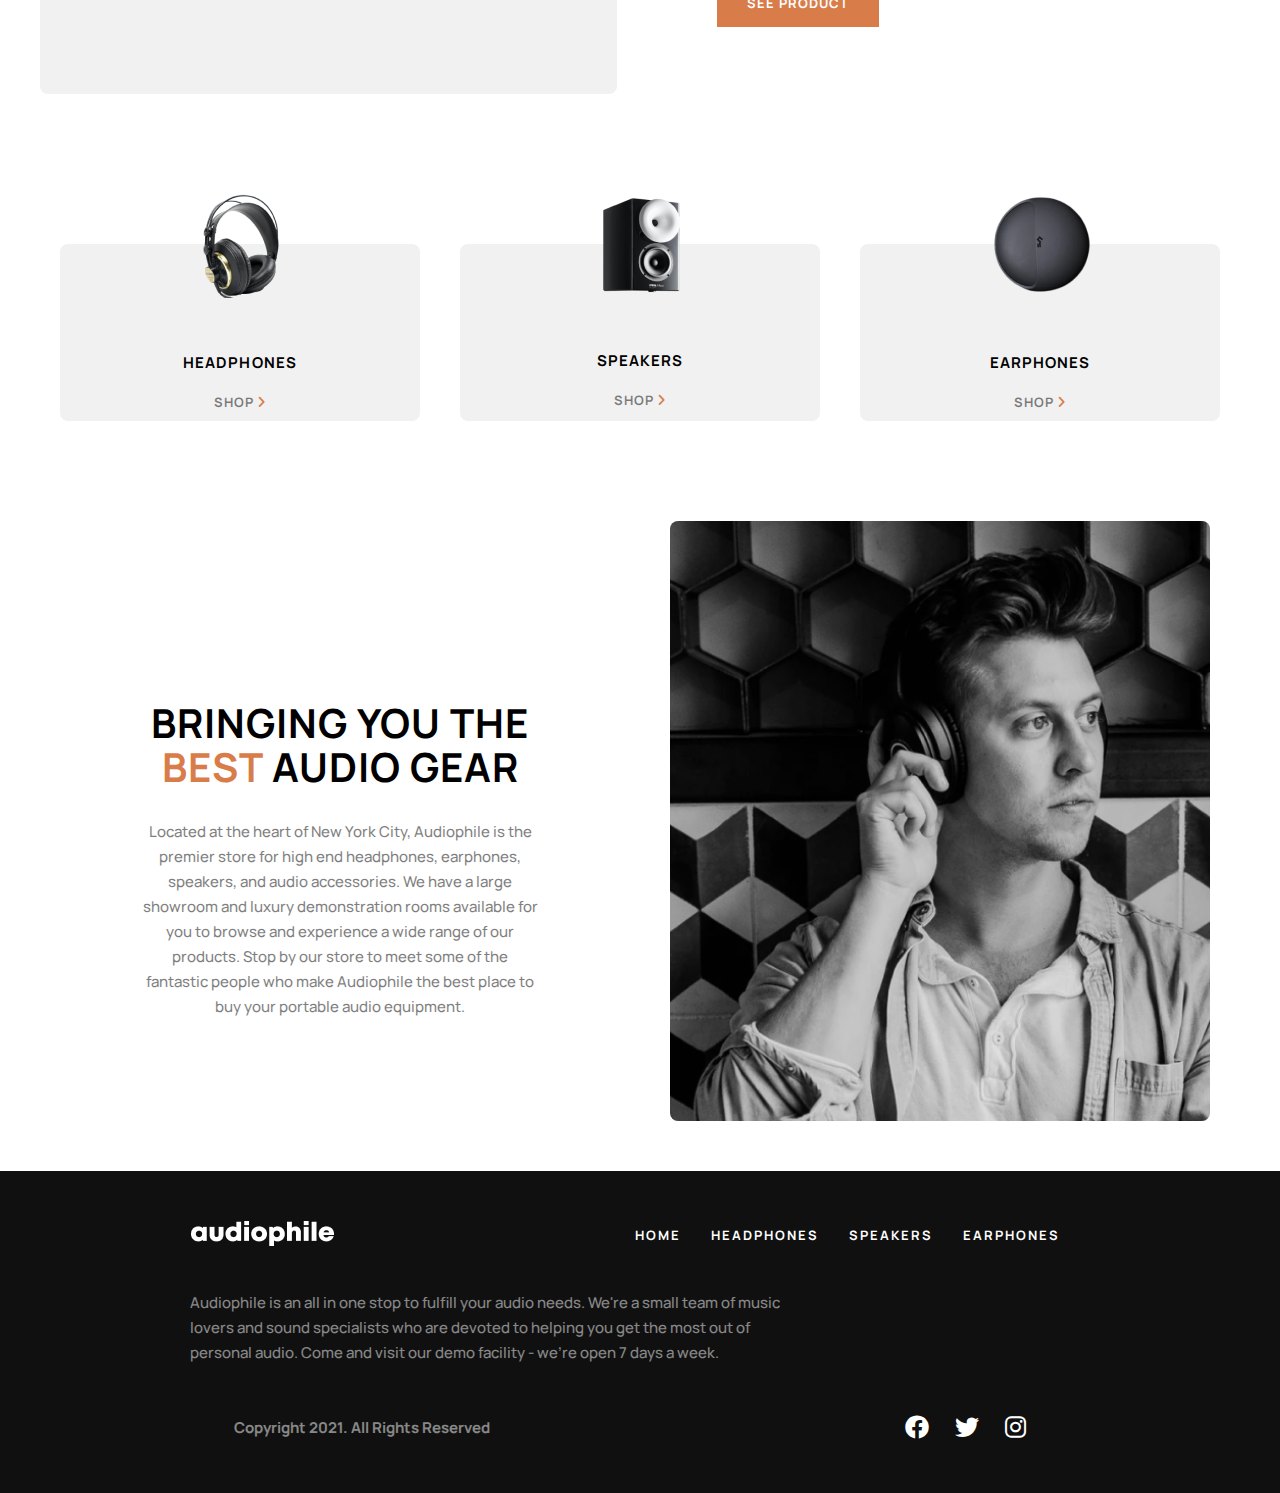
<file: headphones.html>
<!DOCTYPE html>
<html lang="en">
<head>
    <meta charset="UTF-8">
    <meta http-equiv="X-UA-Compatible" content="IE=edge">
    <meta name="viewport" content="width=device-width, initial-scale=1.0">
    <title>audiophile</title>
    <link rel="stylesheet" href="./cssCodes/normalize.css">
    <link rel="stylesheet" href="./cssCodes/headphones.css">
    <link rel="stylesheet" href="./fontawesome/css/all.min.css">
    <link rel="stylesheet" href="./fontawesome/js/all.min.js">
    <link rel="preconnect" href="https://fonts.googleapis.com">
    <link rel="preconnect" href="https://fonts.gstatic.com" crossorigin>
    <link href="https://fonts.googleapis.com/css2?family=Manrope:wght@400;500;700&display=swap" rel="stylesheet">
</head>
<body>
    <!-- Header section -->
    <div class="container">
        <header class="site-header">
            <nav class="site-nav flex">
                <div class="site-nav__bars">
                    <div class="hamburger-menu">
                        <input id="menu__toggle" type="checkbox" />
                        <label class="menu__btn" for="menu__toggle">
                            <span></span>
                        </label>
                        <ul class="menu__box">
                            <div class="product-card card-nav">
                                <img class="product-card__image card-nav__image" src="./images/mobile/home/tablet-headphones.png" alt="Image">
                                <h4 class="pruduct-card__heading">Headphones</h4>
                                <a class="product-card-link" href="headphones.html">
                                    shop
                                    <span class="fa-solid fa-angle-right product-card-right"></span>
                                </a>
                            </div>
                            <div class="product-card card-nav">
                                <img class="product-card__image card-nav__image" src="./images/mobile/home/tablet-speakers.png" alt="Image">
                                <h4 class="pruduct-card__heading">Speakers</h4>
                                <a class="product-card-link" href="speakers.html">
                                    shop
                                    <span class="fa-solid fa-angle-right product-card-right"></span>
                                </a>
                            </div>
                            <div class="product-card card-nav">
                                <img class="product-card__image card-nav__image" src="./images/mobile/home/tablet-earphones.png" alt="Image">
                                <h4 class="pruduct-card__heading">Earphones</h4>
                                <a class="product-card-link" href="earphones.html">
                                    shop
                                    <span class="fa-solid fa-angle-right product-card-right"></span>
                                </a>
                            </div>
                        </ul>
                        </div>
                </div>
                <img src="./images/desktop/home/logo-audiophile.png" alt="Image">
                <div class="site-nav__links">
                    <ul class="site-nav__list flex">
                        <li class="site-nav__item">
                            <a class="site-nav__link" href="index.html">Home</a>
                        </li>
                        <li class="site-nav__item">
                            <a class="site-nav__link" href="headphones.html">Headphones</a>
                        </li>
                        <li class="site-nav__item">
                            <a class="site-nav__link" href="speakers.html">Speakers</a>
                        </li>
                        <li class="site-nav__item">
                            <a class="site-nav__link" href="earphones.html">Earphones</a>
                        </li>
                    </ul>
                </div>
                <div>
                    <img src="./images/desktop/home/cart-shopping.svg" alt="Image">
                </div>
            </nav>
        </header>
    </div>
    <!-- /Header section -->

    <!-- Headphones main section -->
    <section class="main-headphone">
        <div class="container main-bg">
            <h2 class="main-headphone__heading">Headphones</h2>
        </div>
    </section>
    <!-- /Headphones main section -->

    <!-- Headphone types section -->
    <div class="container">
        <section class="headphone-types">
            <div class="headphone-type">
                <div class="type-image">
                    <img src="./images/mobile/headphones/xx99mark2.png" alt="Image">
                </div>
                <div class="type-text">
                    <h4 class="type-new__heading">NEW PRODUCT</h4>
                    <h2 class="type-heading">XX99 Mark II
                        Headphones</h2>
                    <p class="type-title">The new XX99 Mark II headphones is the pinnacle of pristine audio. It redefines your premium headphone experience by reproducing the balanced depth and precision of studio-quality sound.</p>
                    <button class="button">
                        <a href="headphones1detail.html" class="btn-link">See product</a>
                    </button>
                </div>
            </div>
            <div class="headphone-type mark1-type">
                <div class="type-image">
                    <img src="./images/mobile/headphones/xx99mark1.png" alt="Image">
                </div>
                <div class="type-text">
                    <h2 class="type-heading">XX99 Mark I
                        Headphones</h2>
                    <p class="type-title">As the gold standard for headphones, the classic XX99 Mark I offers detailed and accurate audio reproduction for audiophiles, mixing engineers, and music aficionados alike in studios and on the go.</p>
                    <button class="button">
                        <a href="headphones2detail.html" class="btn-link">See product</a>
                    </button>
                </div>
            </div>
            <div class="headphone-type">
                <div class="type-image">
                    <img src="./images/mobile/headphones/xx59.png" alt="Image">
                </div>
                <div class="type-text">
                    <h2 class="type-heading">XX59 <br>
                        Headphones</h2>
                    <p class="type-title">Enjoy your audio almost anywhere and customize it to your specific tastes with the XX59 headphones. The stylish yet durable versatile wireless headset is a brilliant companion at home or on the move.</p>
                    <button class="button">
                        <a href="headphones3detail.html" class="btn-link">See product</a>
                    </button>
                </div>
            </div>
        </section>
    </div>
    <!-- /Headphone types section -->
    
    <!-- Products section -->
    <div class="container">
        <section class="products-section">
            <div class="product-card">
                <img class="product-card__image" src="./images/mobile/home/tablet-headphones.png" alt="Image">
                <h4 class="pruduct-card__heading">Headphones</h4>
                <a class="product-card-link" href="#">
                    shop
                    <span class="fa-solid fa-angle-right product-card-right"></span>
                </a>
            </div>
            <div class="product-card">
                <img class="product-card__image" src="./images/mobile/home/tablet-speakers.png" alt="Image">
                <h4 class="pruduct-card__heading">Speakers</h4>
                <a class="product-card-link" href="#">
                    shop
                    <span class="fa-solid fa-angle-right product-card-right"></span>
                </a>
            </div>
            <div class="product-card">
                <img class="product-card__image" src="./images/mobile/home/tablet-earphones.png" alt="Image">
                <h4 class="pruduct-card__heading">Earphones</h4>
                <a class="product-card-link" href="#">
                    shop
                    <span class="fa-solid fa-angle-right product-card-right"></span>
                </a>
            </div>
        </section>
    </div>
    <!-- /Products section -->

    <!-- Location section -->
    <div class="container">
        <div class="location-section">
            <div class="location-man__image"></div>
            <div class="location-text">
                <h3 class="location-heading">Bringing you the <span class="location-heading__best"> best</span> audio gear</h3>
                <p class="location-title">Located at the heart of New York City, Audiophile is the premier store for high end headphones, earphones, speakers, and audio accessories. We have a large showroom and luxury demonstration rooms available for you to browse and experience a wide range of our products. Stop by our store to meet some of the fantastic people who make Audiophile the best place to buy your portable audio equipment.</p>
            </div>
        </div>
    </div>
    <!-- /Location section -->

    <!-- Footer section -->
    <footer class="footer-section">
        <div class="container footer-bg">
            <div class="footer-links">
                <div class="footer-logo">
                    <img src="./images/mobile/home/logo-audiophile.png" alt="Image">
                </div>
                <ul class="footer-list">
                    <li class="footer-item">
                        <a href="index.html" class="footer-link">Home</a>
                    </li>
                    <li class="footer-item">
                        <a href="headphones.html" class="footer-link">headphones</a>
                    </li>
                    <li class="footer-item">
                        <a href="speakers.html" class="footer-link">Speakers</a>
                    </li>
                    <li class="footer-item">
                        <a href="earphones.html" class="footer-link">Earphones</a>
                    </li>
                </ul>
            </div>
            <div class="footer-text">
                <p class="footer-title">Audiophile is an all in one stop to fulfill your audio needs. We're a small team of music lovers and sound specialists who are devoted to helping you get the most out of personal audio. Come and visit our demo facility - we’re open 7 days a week.</p>
            </div>
            <div class="footer-bottom">
                <p class="footer-copyright">Copyright 2021. All Rights Reserved</p>
                <div class="footer-icons">
                    <a href="#" class="footer-icon__link">
                        <i class="fa-brands fa-facebook"></i>
                    </a>
                    <a href="#" class="footer-icon__link">
                        <i class="fa-brands fa-twitter"></i>
                    </a>
                    <a href="#" class="footer-icon__link">
                        <i class="fa-brands fa-instagram"></i>
                    </a>
                </div>
            </div>
        </div>
    </footer>
    <!-- /Footer section -->
</body>
</html>
</file>
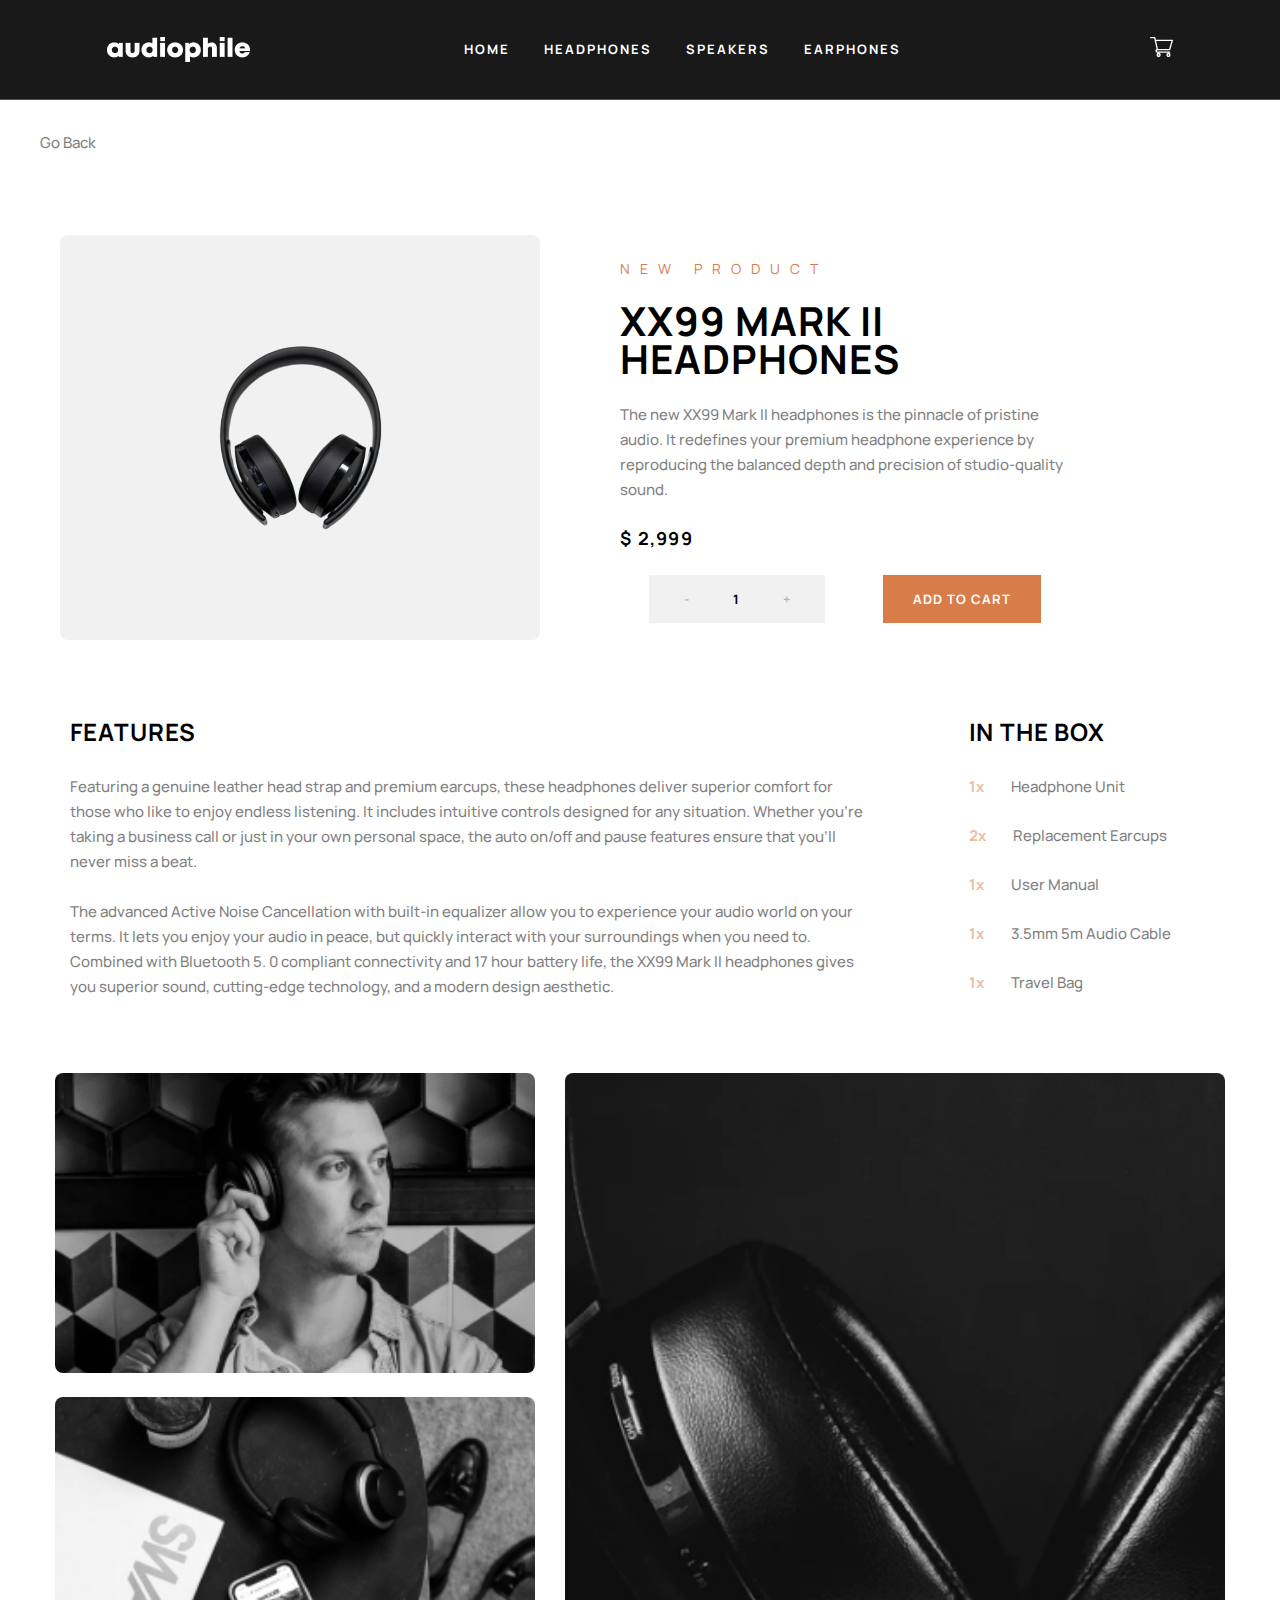
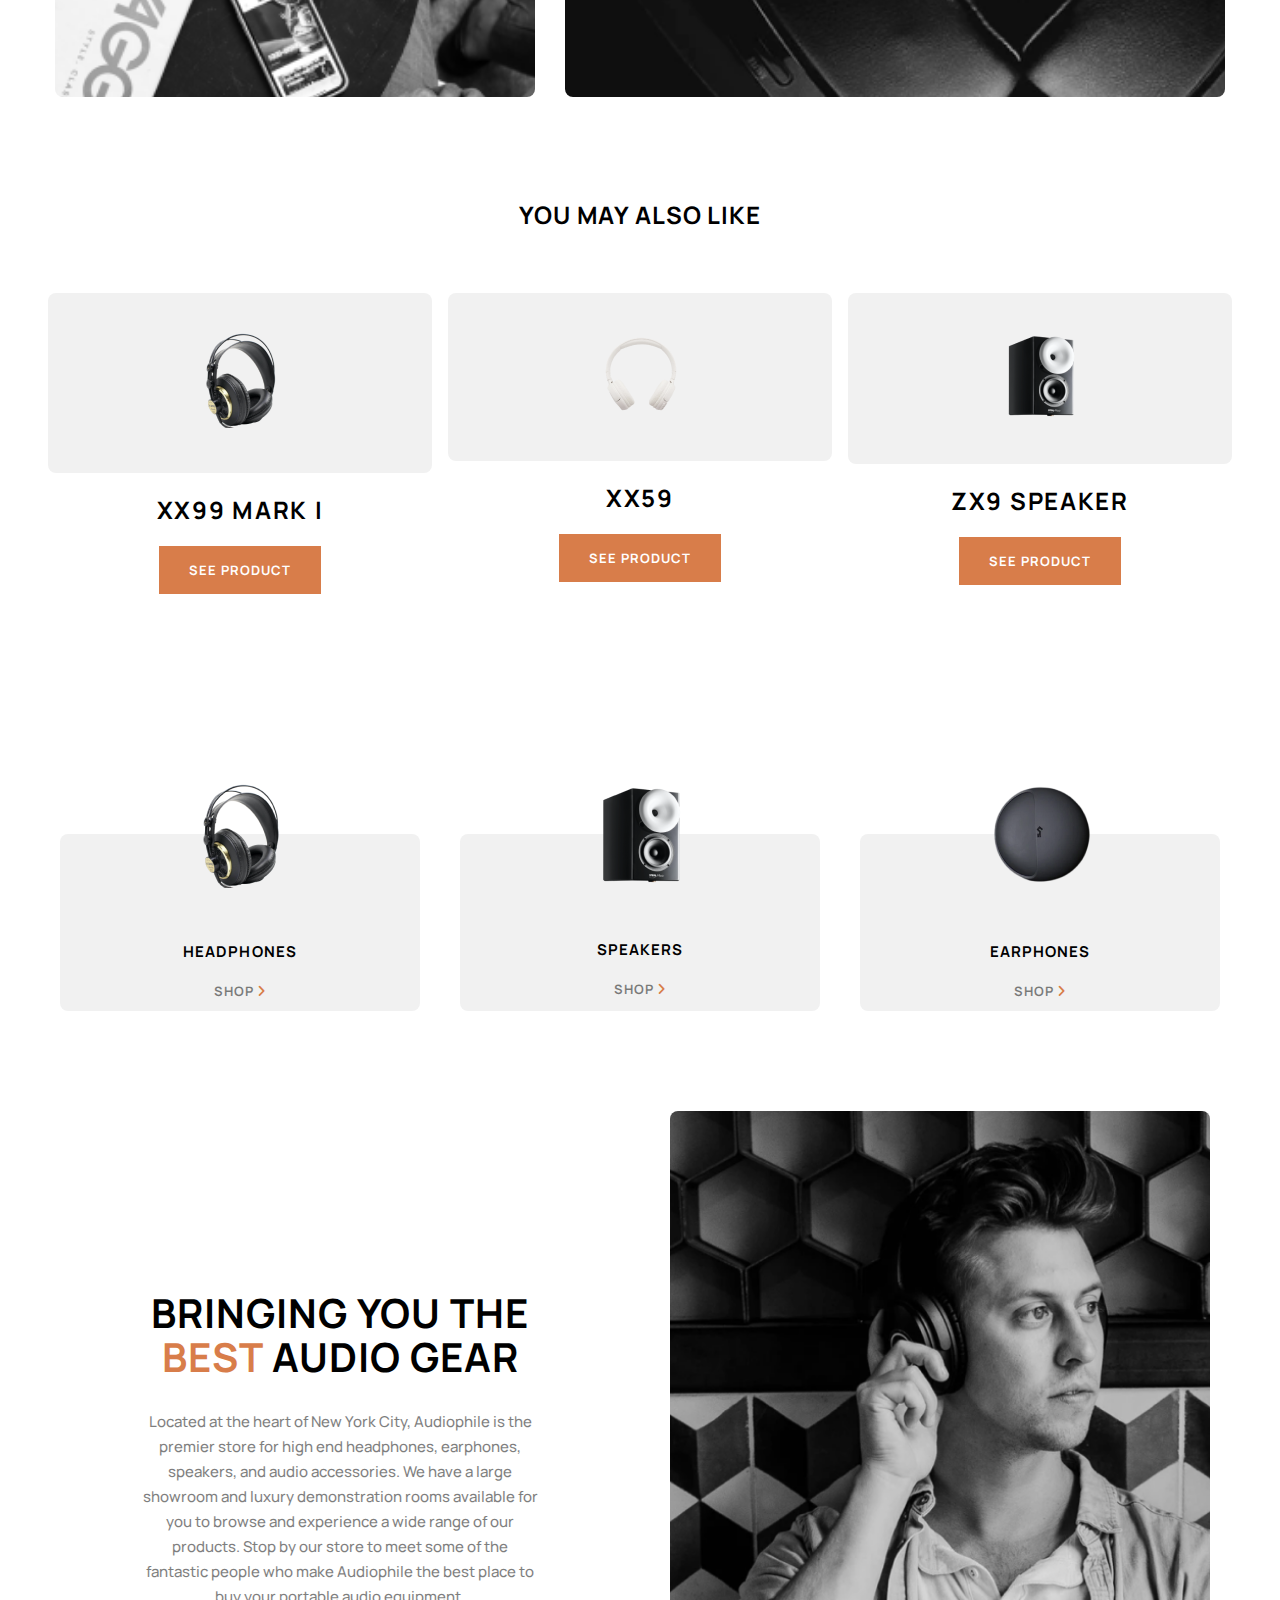
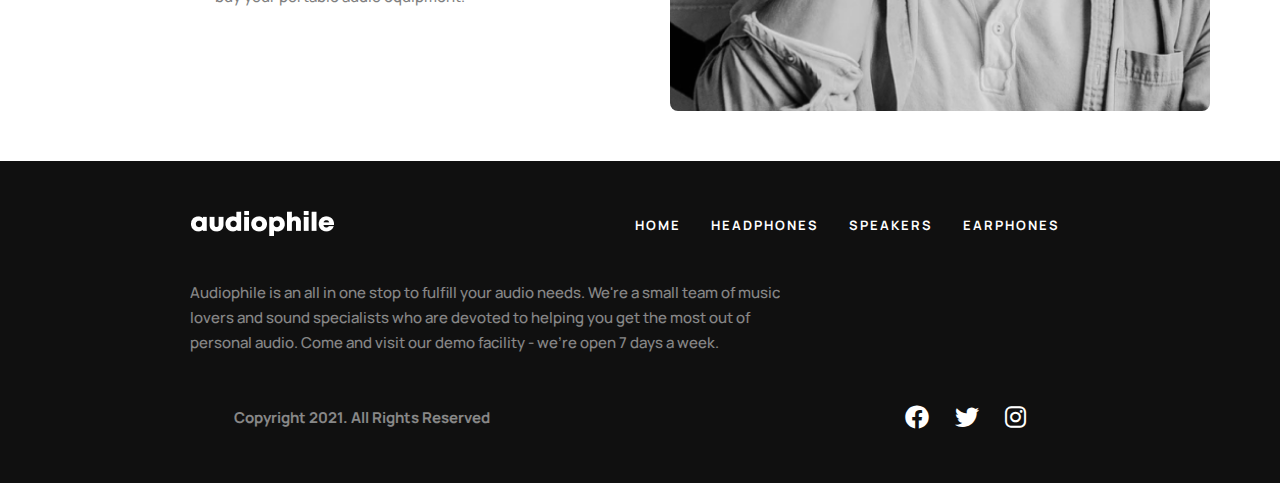
<file: headphones1detail.html>
<!DOCTYPE html>
<html lang="en">
<head>
    <meta charset="UTF-8">
    <meta http-equiv="X-UA-Compatible" content="IE=edge">
    <meta name="viewport" content="width=device-width, initial-scale=1.0">
    <title>audiophile</title>
    <link rel="stylesheet" href="./cssCodes/normalize.css">
    <link rel="stylesheet" href="./cssCodes/headphones1.css">
    <link rel="stylesheet" href="./fontawesome/css/all.min.css">
    <link rel="stylesheet" href="./fontawesome/js/all.min.js">
    <link rel="preconnect" href="https://fonts.googleapis.com">
    <link rel="preconnect" href="https://fonts.gstatic.com" crossorigin>
    <link href="https://fonts.googleapis.com/css2?family=Manrope:wght@400;500;700&display=swap" rel="stylesheet">
</head>
<body>
    <!-- Header section -->
    <div class="container">
        <header class="site-header">
            <nav class="site-nav flex">
                <div class="site-nav__bars">
                    <div class="hamburger-menu">
                        <input id="menu__toggle" type="checkbox" />
                        <label class="menu__btn" for="menu__toggle">
                            <span></span>
                        </label>
                        <ul class="menu__box">
                            <div class="product-card card-nav">
                                <img class="product-card__image card-nav__image" src="./images/mobile/home/tablet-headphones.png" alt="Image">
                                <h4 class="pruduct-card__heading">Headphones</h4>
                                <a class="product-card-link" href="headphones.html">
                                    shop
                                    <span class="fa-solid fa-angle-right product-card-right"></span>
                                </a>
                            </div>
                            <div class="product-card card-nav">
                                <img class="product-card__image card-nav__image" src="./images/mobile/home/tablet-speakers.png" alt="Image">
                                <h4 class="pruduct-card__heading">Speakers</h4>
                                <a class="product-card-link" href="speakers.html">
                                    shop
                                    <span class="fa-solid fa-angle-right product-card-right"></span>
                                </a>
                            </div>
                            <div class="product-card card-nav">
                                <img class="product-card__image card-nav__image" src="./images/mobile/home/tablet-earphones.png" alt="Image">
                                <h4 class="pruduct-card__heading">Earphones</h4>
                                <a class="product-card-link" href="earphones.html">
                                    shop
                                    <span class="fa-solid fa-angle-right product-card-right"></span>
                                </a>
                            </div>
                        </ul>
                        </div>
                </div>
                <img src="./images/desktop/home/logo-audiophile.png" alt="Image">
                <div class="site-nav__links">
                    <ul class="site-nav__list flex">
                        <li class="site-nav__item">
                            <a class="site-nav__link" href="index.html">Home</a>
                        </li>
                        <li class="site-nav__item">
                            <a class="site-nav__link" href="headphones.html">Headphones</a>
                        </li>
                        <li class="site-nav__item">
                            <a class="site-nav__link" href="speakers.html">Speakers</a>
                        </li>
                        <li class="site-nav__item">
                            <a class="site-nav__link" href="earphones.html">Earphones</a>
                        </li>
                    </ul>
                </div>
                <div>
                    <img src="./images/desktop/home/cart-shopping.svg" alt="Image">
                </div>
            </nav>
        </header>
    </div>
    <!-- /Header section -->

    <div class="container">
        <div class="back-link">
            <a href="headphones.html" class="go-back__link">Go Back</a>
        </div>
    </div>

    <!-- Headphone card section -->
    <div class="container">
        <section class="headphone-card__section">
            <div class="headphone-card">
                <div class="card-image">
                    <img src="./images/mobile/headphones/headphones1/xx99hd-mobile.png" alt="">
                </div>
                <div class="card-detail">
                    <h4 class="card-new__heading">New product</h4>
                    <h2 class="card-heading">XX99 Mark II
                        Headphones</h2>
                    <p class="card-title">The new XX99 Mark II headphones is the pinnacle of pristine audio. It redefines your premium headphone experience by reproducing the balanced depth and precision of studio-quality sound.</p>
                    <h3 class="card-price">$ 2,999</h3>
                    <div class="card-adding flex">
                        <div class="card-amount">
                            <span class="card-amount__index minus">-</span>
                            <span class="card-amount__index number">1</span>
                            <span class="card-amount__index plus">+</span>
                        </div>
                        <div class="card-adding__text">
                            <button class="button">
                                <a href="#" class="btn-link">Add to cart</a>
                            </button>
                        </div>
                    </div>
                </div>
            </div>
            <div class="card-features">
                <div class="card-feature">
                    <h4 class="card-feature__heading">Features</h4>
                    <p class="card-feature__title">Featuring a genuine leather head strap and premium earcups, these headphones deliver superior comfort for those who like to enjoy endless listening. It includes intuitive controls designed for any situation. Whether you’re taking a business call or just in your own personal space, the auto on/off and pause features ensure that you’ll never miss a beat.
                        <br><br>
                    The advanced Active Noise Cancellation with built-in equalizer allow you to experience your audio world on your terms. It lets you enjoy your audio in peace, but quickly interact with your surroundings when you need to. Combined with Bluetooth 5. 0 compliant connectivity and 17 hour battery life, the XX99 Mark II headphones gives you superior sound, cutting-edge technology, and a modern design aesthetic.</p>
                </div>
                <div class="card-box">
                    <div><h4 class="card-feature__heading">in the box</h4></div>
                    <div>
                        <p class="card-feature__title"><span class="card-box__number">1x</span> Headphone Unit</p>
                        <p class="card-feature__title"><span class="card-box__number">2x</span> Replacement Earcups</p>
                        <p class="card-feature__title"><span class="card-box__number">1x</span> User Manual</p>
                        <p class="card-feature__title"><span class="card-box__number">1x</span> 3.5mm 5m Audio Cable</p>
                        <p class="card-feature__title"><span class="card-box__number">1x</span> Travel Bag</p>
                    </div>
                </div>
            </div>
        </section>
    </div>
    <!-- /Headphone card section -->

    <!-- Headphone images section -->
    <div class="container">
        <div class="head-images">
            <div class="head-images__two">
                <div class="head-images__smallone"></div>
                <div class="head-images__smalltwo"></div>
            </div>
            <div class="head-images__big"></div>
        </div>
    </div>
    <!-- /Headphone images section -->

    <!-- More products section -->
    <div class="container">
        <section class="more-products">
            <h2 class="more-products__heading">You may also like</h2>
            <div class="more-cards">
                <div class="more-card">
                    <div class="more-card__image">
                        <img src="./images/mobile/headphones/headphones1/xx99-hdm1.png" alt="Image">
                    </div>
                    <div class="more-card__text">
                        <h4 class="more-card__heading">xx99 mark I</h4>
                        <button class="button">
                            <a href="headphones2detail.html" class="btn-link">See product</a>
                        </button>
                    </div>
                </div>
                <div class="more-card">
                    <div class="more-card__image">
                        <img src="./images/mobile/headphones/headphones1/xx59-hdm1.png" alt="Image">
                    </div>
                    <div class="more-card__text">
                        <h4 class="more-card__heading">xx59</h4>
                        <button class="button">
                            <a href="headphones3detail.html" class="btn-link">See product</a>
                        </button>
                    </div>
                </div>
                <div class="more-card">
                    <div class="more-card__image">
                        <img src="./images/mobile/headphones/headphones1/zx9-hdm1.png" alt="Image">
                    </div>
                    <div class="more-card__text">
                        <h4 class="more-card__heading">zx9 speaker</h4>
                        <button class="button">
                            <a href="speaker1detail.html" class="btn-link">See product</a>
                        </button>
                    </div>
                </div>
            </div>
        </section>
    </div>
    <!-- /More products section -->
    
    <!-- Products section -->
    <div class="container">
        <section class="products-section">
            <div class="product-card">
                <img class="product-card__image" src="./images/mobile/home/tablet-headphones.png" alt="Image">
                <h4 class="pruduct-card__heading">Headphones</h4>
                <a class="product-card-link" href="headphones.html">
                    shop
                    <span class="fa-solid fa-angle-right product-card-right"></span>
                </a>
            </div>
            <div class="product-card">
                <img class="product-card__image" src="./images/mobile/home/tablet-speakers.png" alt="Image">
                <h4 class="pruduct-card__heading">Speakers</h4>
                <a class="product-card-link" href="speakers.html">
                    shop
                    <span class="fa-solid fa-angle-right product-card-right"></span>
                </a>
            </div>
            <div class="product-card">
                <img class="product-card__image" src="./images/mobile/home/tablet-earphones.png" alt="Image">
                <h4 class="pruduct-card__heading">Earphones</h4>
                <a class="product-card-link" href="earphones.html">
                    shop
                    <span class="fa-solid fa-angle-right product-card-right"></span>
                </a>
            </div>
        </section>
    </div>
    <!-- /Products section -->

    <!-- Location section -->
    <div class="container">
        <div class="location-section">
            <div class="location-man__image"></div>
            <div class="location-text">
                <h3 class="location-heading">Bringing you the <span class="location-heading__best"> best</span> audio gear</h3>
                <p class="location-title">Located at the heart of New York City, Audiophile is the premier store for high end headphones, earphones, speakers, and audio accessories. We have a large showroom and luxury demonstration rooms available for you to browse and experience a wide range of our products. Stop by our store to meet some of the fantastic people who make Audiophile the best place to buy your portable audio equipment.</p>
            </div>
        </div>
    </div>
    <!-- /Location section -->

    <!-- Footer section -->
    <footer class="footer-section">
        <div class="container footer-bg">
            <div class="footer-links">
                <div class="footer-logo">
                    <img src="./images/mobile/home/logo-audiophile.png" alt="Image">
                </div>
                <ul class="footer-list">
                    <li class="footer-item">
                        <a href="index.html" class="footer-link">Home</a>
                    </li>
                    <li class="footer-item">
                        <a href="headphones.html" class="footer-link">headphones</a>
                    </li>
                    <li class="footer-item">
                        <a href="speakers.html" class="footer-link">Speakers</a>
                    </li>
                    <li class="footer-item">
                        <a href="earphones.html" class="footer-link">Earphones</a>
                    </li>
                </ul>
            </div>
            <div class="footer-text">
                <p class="footer-title">Audiophile is an all in one stop to fulfill your audio needs. We're a small team of music lovers and sound specialists who are devoted to helping you get the most out of personal audio. Come and visit our demo facility - we’re open 7 days a week.</p>
            </div>
            <div class="footer-bottom">
                <p class="footer-copyright">Copyright 2021. All Rights Reserved</p>
                <div class="footer-icons">
                    <a href="#" class="footer-icon__link">
                        <i class="fa-brands fa-facebook"></i>
                    </a>
                    <a href="#" class="footer-icon__link">
                        <i class="fa-brands fa-twitter"></i>
                    </a>
                    <a href="#" class="footer-icon__link">
                        <i class="fa-brands fa-instagram"></i>
                    </a>
                </div>
            </div>
        </div>
    </footer>
    <!-- /Footer section -->
</body>
</html>
</file>
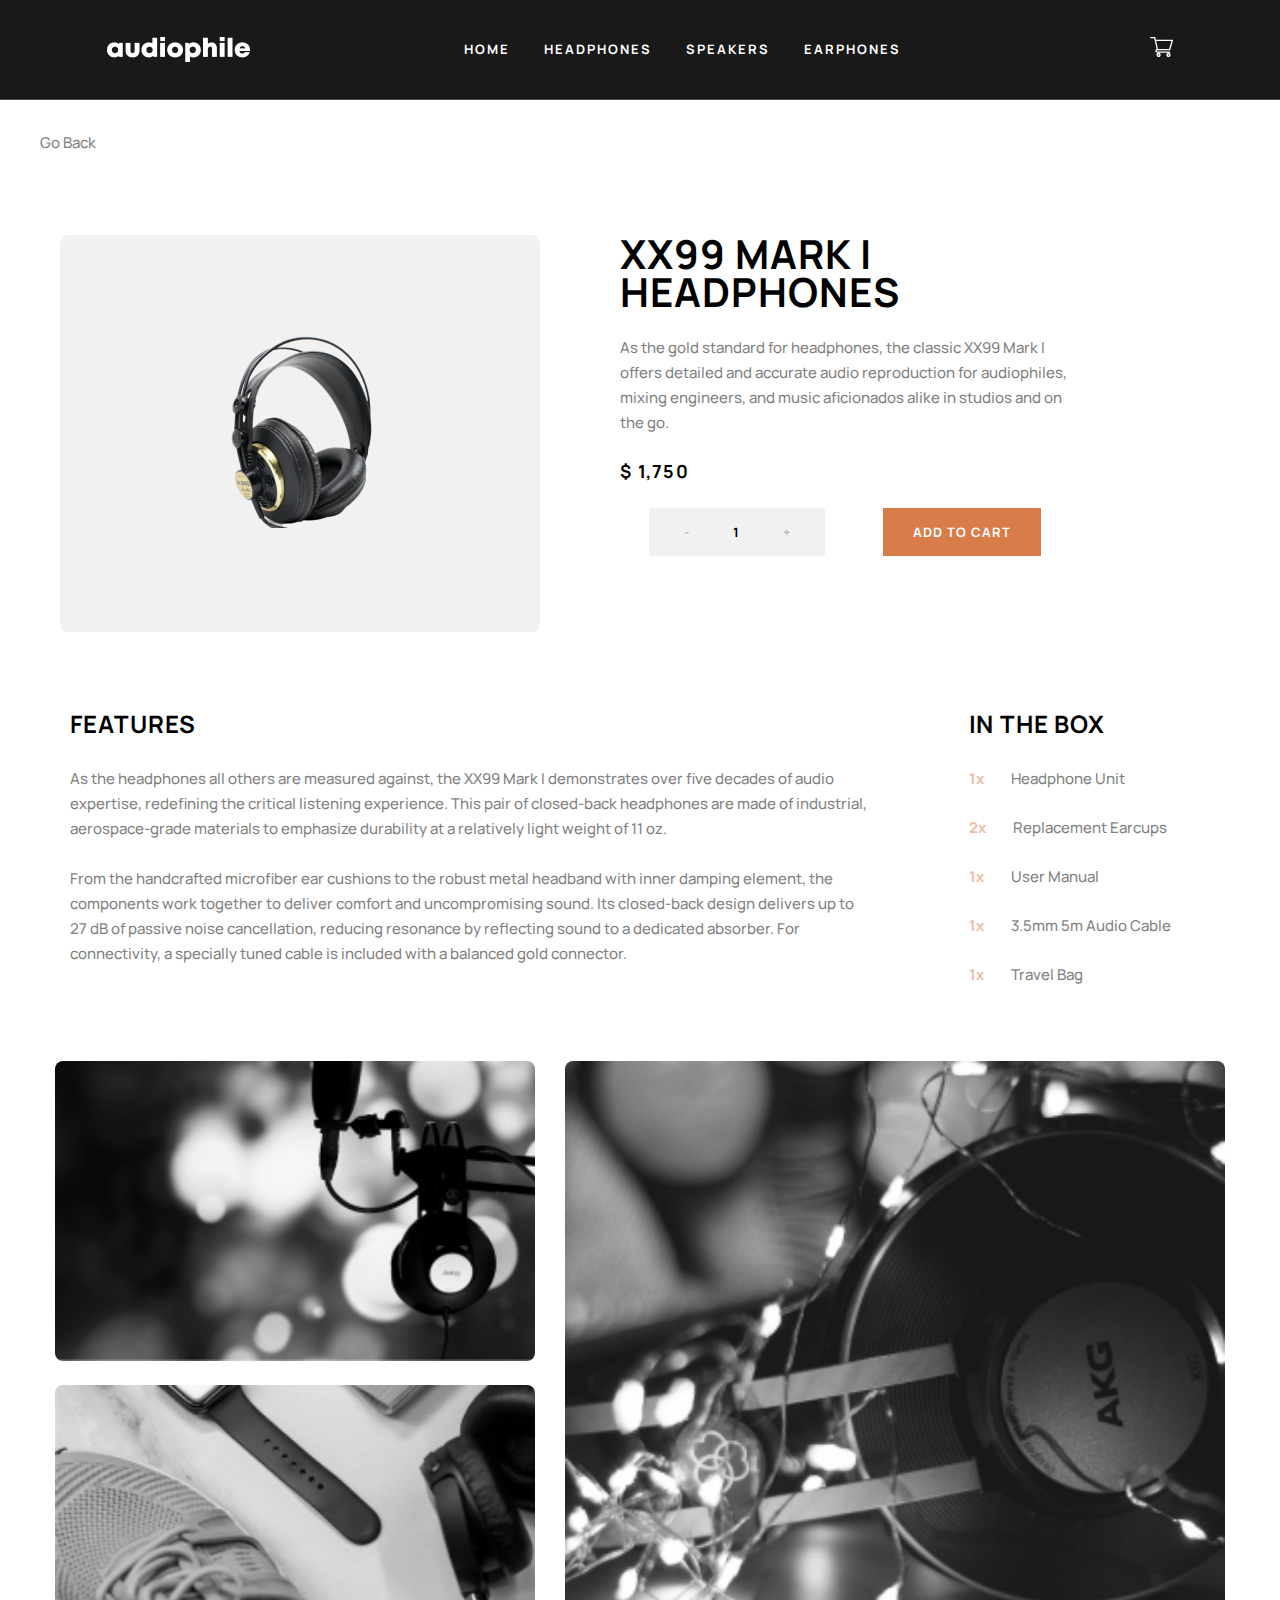
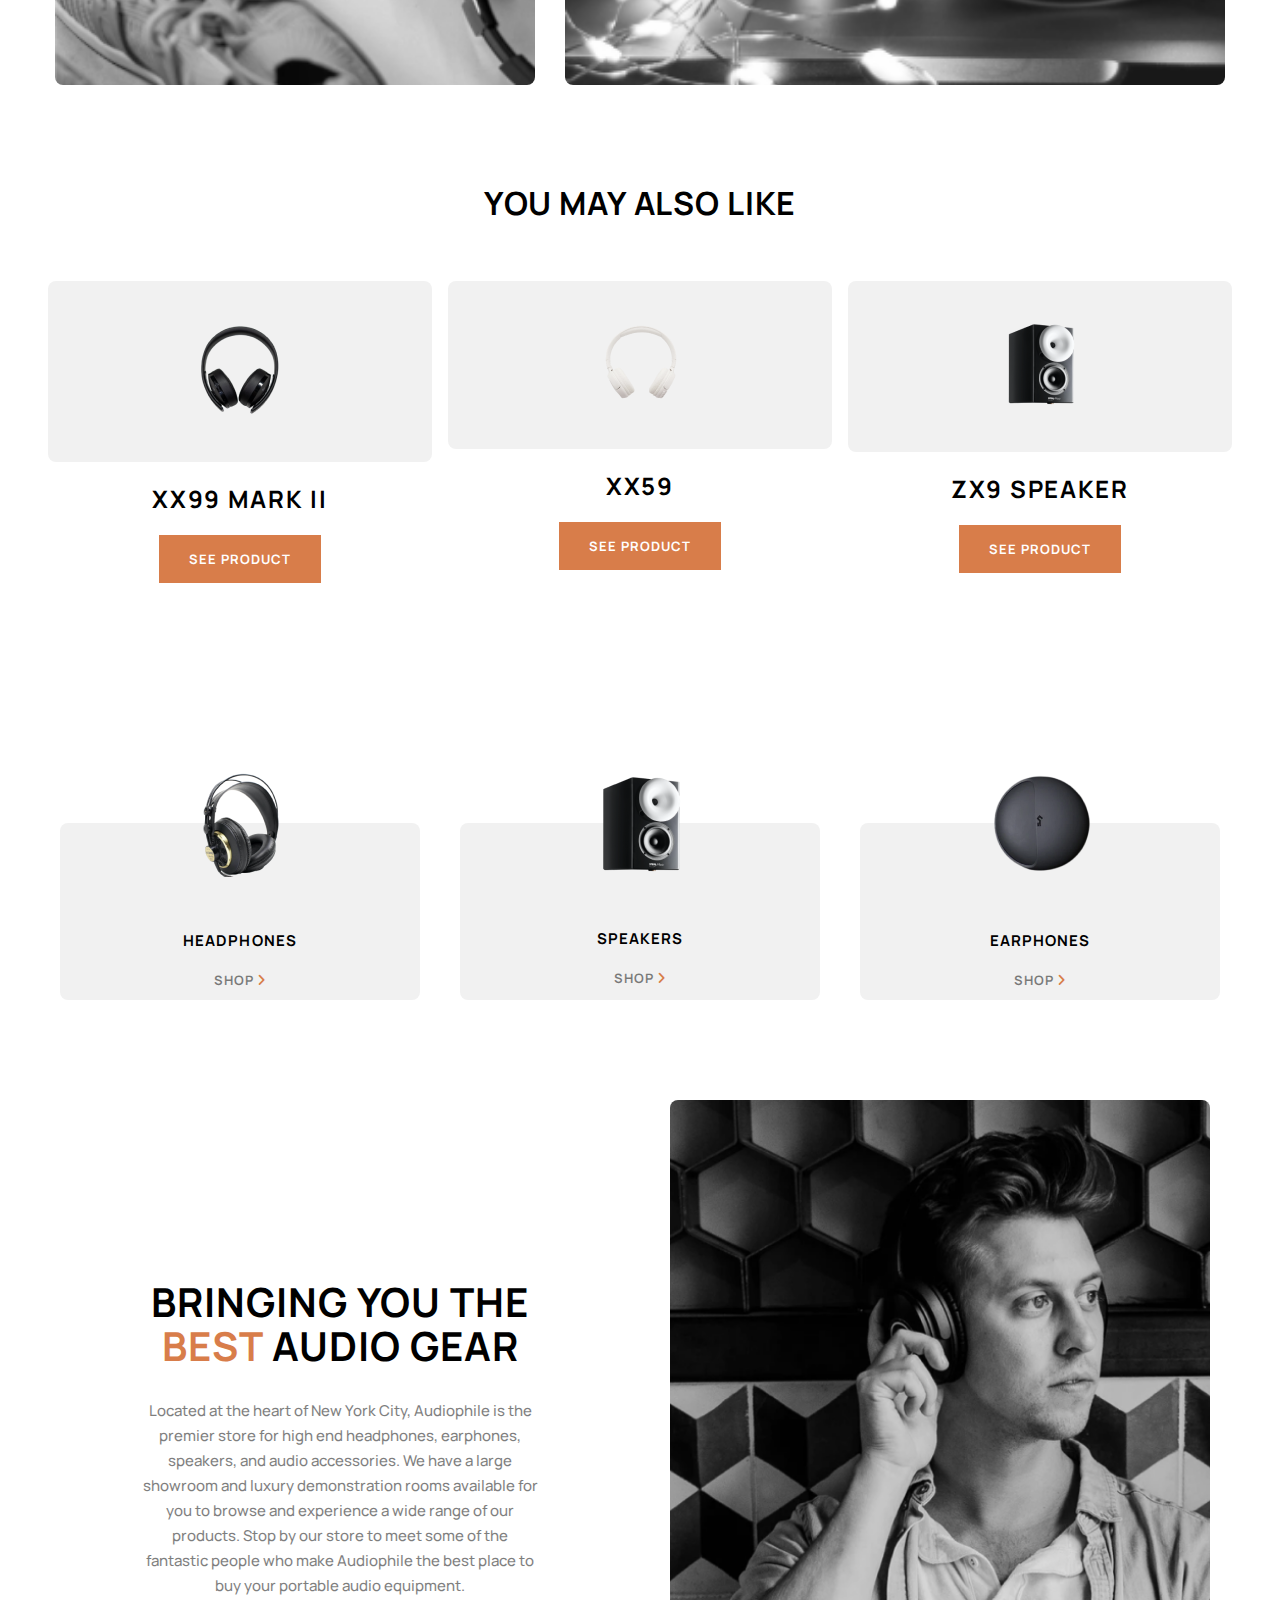
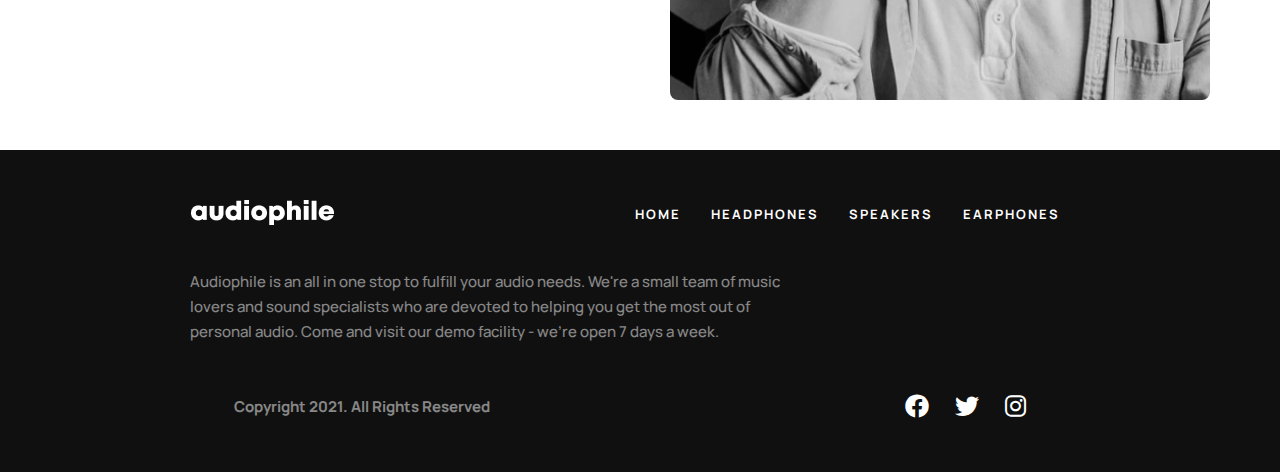
<file: headphones2detail.html>
<!DOCTYPE html>
<html lang="en">
<head>
    <meta charset="UTF-8">
    <meta http-equiv="X-UA-Compatible" content="IE=edge">
    <meta name="viewport" content="width=device-width, initial-scale=1.0">
    <title>audiophile</title>
    <link rel="stylesheet" href="./cssCodes/normalize.css">
    <link rel="stylesheet" href="./cssCodes/headphone2.css">
    <link rel="stylesheet" href="./fontawesome/css/all.min.css">
    <link rel="stylesheet" href="./fontawesome/js/all.min.js">
    <link rel="preconnect" href="https://fonts.googleapis.com">
    <link rel="preconnect" href="https://fonts.gstatic.com" crossorigin>
    <link href="https://fonts.googleapis.com/css2?family=Manrope:wght@400;500;700&display=swap" rel="stylesheet">
</head>
<body>
    <!-- Header section -->
    <div class="container">
        <header class="site-header">
            <nav class="site-nav flex">
                <div class="site-nav__bars">
                    <div class="hamburger-menu">
                        <input id="menu__toggle" type="checkbox" />
                        <label class="menu__btn" for="menu__toggle">
                            <span></span>
                        </label>
                        <ul class="menu__box">
                            <div class="product-card card-nav">
                                <img class="product-card__image card-nav__image" src="./images/mobile/home/tablet-headphones.png" alt="Image">
                                <h4 class="pruduct-card__heading">Headphones</h4>
                                <a class="product-card-link" href="headphones.html">
                                    shop
                                    <span class="fa-solid fa-angle-right product-card-right"></span>
                                </a>
                            </div>
                            <div class="product-card card-nav">
                                <img class="product-card__image card-nav__image" src="./images/mobile/home/tablet-speakers.png" alt="Image">
                                <h4 class="pruduct-card__heading">Speakers</h4>
                                <a class="product-card-link" href="speakers.html">
                                    shop
                                    <span class="fa-solid fa-angle-right product-card-right"></span>
                                </a>
                            </div>
                            <div class="product-card card-nav">
                                <img class="product-card__image card-nav__image" src="./images/mobile/home/tablet-earphones.png" alt="Image">
                                <h4 class="pruduct-card__heading">Earphones</h4>
                                <a class="product-card-link" href="earphones.html">
                                    shop
                                    <span class="fa-solid fa-angle-right product-card-right"></span>
                                </a>
                            </div>
                        </ul>
                    </div>
                </div>
                <img src="./images/desktop/home/logo-audiophile.png" alt="Image">
                <div class="site-nav__links">
                    <ul class="site-nav__list flex">
                        <li class="site-nav__item">
                            <a class="site-nav__link" href="index.html">Home</a>
                        </li>
                        <li class="site-nav__item">
                            <a class="site-nav__link" href="headphones.html">Headphones</a>
                        </li>
                        <li class="site-nav__item">
                            <a class="site-nav__link" href="speakers.html">Speakers</a>
                        </li>
                        <li class="site-nav__item">
                            <a class="site-nav__link" href="earphones.html">Earphones</a>
                        </li>
                    </ul>
                </div>
                <div>
                    <img src="./images/desktop/home/cart-shopping.svg" alt="Image">
                </div>
            </nav>
        </header>
    </div>
    <!-- /Header section -->

    <div class="container">
        <div class="back-link">
            <a href="headphones.html" class="go-back__link">Go Back</a>
        </div>
    </div>

    <!-- Headphone card section -->
    <div class="container">
        <section class="headphone-card__section">
            <div class="headphone-card">
                <div class="card-image">
                    <img src="./images/mobile/headphones/headphones2/xx99mark1-hdm1.png" alt="">
                </div>
                <div class="card-detail">
                    <!-- <h4 class="card-new__heading">New product</h4> -->
                    <h2 class="card-heading">XX99 Mark I
                        Headphones</h2>
                    <p class="card-title">As the gold standard for headphones, the classic XX99 Mark I offers detailed and accurate audio reproduction for audiophiles, mixing engineers, and music aficionados alike in studios and on the go. </p>
                    <h3 class="card-price">$ 1,750</h3>
                    <div class="card-adding flex">
                        <div class="card-amount">
                            <span class="card-amount__index minus">-</span>
                            <span class="card-amount__index number">1</span>
                            <span class="card-amount__index plus">+</span>
                        </div>
                        <div class="card-adding__text">
                            <button class="button">
                                <a href="#" class="btn-link">Add to cart</a>
                            </button>
                        </div>
                    </div>
                </div>
            </div>
            <div class="card-features">
                <div class="card-feature">
                    <h4 class="card-feature__heading">Features</h4>
                    <p class="card-feature__title">As the headphones all others are measured against, the XX99 Mark I demonstrates over five decades of audio expertise, redefining the critical listening experience. This pair of closed-back headphones are made of industrial, aerospace-grade materials to emphasize durability at a relatively light weight of 11 oz.
                        <br><br>
                    From the handcrafted microfiber ear cushions to the robust metal headband with inner damping element, the components work together to deliver comfort and uncompromising sound. Its closed-back design delivers up to 27 dB of passive noise cancellation, reducing resonance by reflecting sound to a dedicated absorber. For connectivity, a specially tuned cable is included with a balanced gold connector.</p>
                </div>
                <div class="card-box">
                    <div><h4 class="card-feature__heading">in the box</h4></div>
                    <div>
                        <p class="card-feature__title"><span class="card-box__number">1x</span> Headphone Unit</p>
                        <p class="card-feature__title"><span class="card-box__number">2x</span> Replacement Earcups</p>
                        <p class="card-feature__title"><span class="card-box__number">1x</span> User Manual</p>
                        <p class="card-feature__title"><span class="card-box__number">1x</span> 3.5mm 5m Audio Cable</p>
                        <p class="card-feature__title"><span class="card-box__number">1x</span> Travel Bag</p>
                    </div>
                </div>
            </div>
        </section>
    </div>
    <!-- /Headphone card section -->

    <!-- Headphone images section -->
    <div class="container">
        <div class="head-images">
            <div class="head-images__two">
                <div class="head-images__smallone"></div>
                <div class="head-images__smalltwo"></div>
            </div>
            <div class="head-images__big"></div>
        </div>
    </div>
    <!-- /Headphone images section -->

    <!-- More products section -->
    <div class="container">
        <section class="more-products">
            <h2 class="more-products__heading">You may also like</h2>
            <div class="more-cards">
                <div class="more-card">
                    <div class="more-card__image">
                        <img src="./images/mobile/headphones/headphones2/more-mark2.png" alt="Image">
                    </div>
                    <div class="more-card__text">
                        <h4 class="more-card__heading">xx99 mark II</h4>
                        <button class="button">
                            <a href="headphones1detail.html" class="btn-link">See product</a>
                        </button>
                    </div>
                </div>
                <div class="more-card">
                    <div class="more-card__image">
                        <img src="./images/mobile/headphones/headphones1/xx59-hdm1.png" alt="Image">
                    </div>
                    <div class="more-card__text">
                        <h4 class="more-card__heading">xx59</h4>
                        <button class="button">
                            <a href="headphones3detail.html" class="btn-link">See product</a>
                        </button>
                    </div>
                </div>
                <div class="more-card">
                    <div class="more-card__image">
                        <img src="./images/mobile/headphones/headphones1/zx9-hdm1.png" alt="Image">
                    </div>
                    <div class="more-card__text">
                        <h4 class="more-card__heading">zx9 speaker</h4>
                        <button class="button">
                            <a href="speaker1detail.html" class="btn-link">See product</a>
                        </button>
                    </div>
                </div>
            </div>
        </section>
    </div>
    <!-- /More products section -->
    
    <!-- Products section -->
    <div class="container">
        <section class="products-section">
            <div class="product-card">
                <img class="product-card__image" src="./images/mobile/home/tablet-headphones.png" alt="Image">
                <h4 class="pruduct-card__heading">Headphones</h4>
                <a class="product-card-link" href="headphones.html">
                    shop
                    <span class="fa-solid fa-angle-right product-card-right"></span>
                </a>
            </div>
            <div class="product-card">
                <img class="product-card__image" src="./images/mobile/home/tablet-speakers.png" alt="Image">
                <h4 class="pruduct-card__heading">Speakers</h4>
                <a class="product-card-link" href="speakers.html">
                    shop
                    <span class="fa-solid fa-angle-right product-card-right"></span>
                </a>
            </div>
            <div class="product-card">
                <img class="product-card__image" src="./images/mobile/home/tablet-earphones.png" alt="Image">
                <h4 class="pruduct-card__heading">Earphones</h4>
                <a class="product-card-link" href="earphones.html">
                    shop
                    <span class="fa-solid fa-angle-right product-card-right"></span>
                </a>
            </div>
        </section>
    </div>
    <!-- /Products section -->

    <!-- Location section -->
    <div class="container">
        <div class="location-section">
            <div class="location-man__image"></div>
            <div class="location-text">
                <h3 class="location-heading">Bringing you the <span class="location-heading__best"> best</span> audio gear</h3>
                <p class="location-title">Located at the heart of New York City, Audiophile is the premier store for high end headphones, earphones, speakers, and audio accessories. We have a large showroom and luxury demonstration rooms available for you to browse and experience a wide range of our products. Stop by our store to meet some of the fantastic people who make Audiophile the best place to buy your portable audio equipment.</p>
            </div>
        </div>
    </div>
    <!-- /Location section -->

    <!-- Footer section -->
    <footer class="footer-section">
        <div class="container footer-bg">
            <div class="footer-links">
                <div class="footer-logo">
                    <img src="./images/mobile/home/logo-audiophile.png" alt="Image">
                </div>
                <ul class="footer-list">
                    <li class="footer-item">
                        <a href="index.html" class="footer-link">Home</a>
                    </li>
                    <li class="footer-item">
                        <a href="headphones.html" class="footer-link">headphones</a>
                    </li>
                    <li class="footer-item">
                        <a href="speakers.html" class="footer-link">Speakers</a>
                    </li>
                    <li class="footer-item">
                        <a href="earphones.html" class="footer-link">Earphones</a>
                    </li>
                </ul>
            </div>
            <div class="footer-text">
                <p class="footer-title">Audiophile is an all in one stop to fulfill your audio needs. We're a small team of music lovers and sound specialists who are devoted to helping you get the most out of personal audio. Come and visit our demo facility - we’re open 7 days a week.</p>
            </div>
            <div class="footer-bottom">
                <p class="footer-copyright">Copyright 2021. All Rights Reserved</p>
                <div class="footer-icons">
                    <a href="#" class="footer-icon__link">
                        <i class="fa-brands fa-facebook"></i>
                    </a>
                    <a href="#" class="footer-icon__link">
                        <i class="fa-brands fa-twitter"></i>
                    </a>
                    <a href="#" class="footer-icon__link">
                        <i class="fa-brands fa-instagram"></i>
                    </a>
                </div>
            </div>
        </div>
    </footer>
    <!-- /Footer section -->
</body>
</html>
</file>
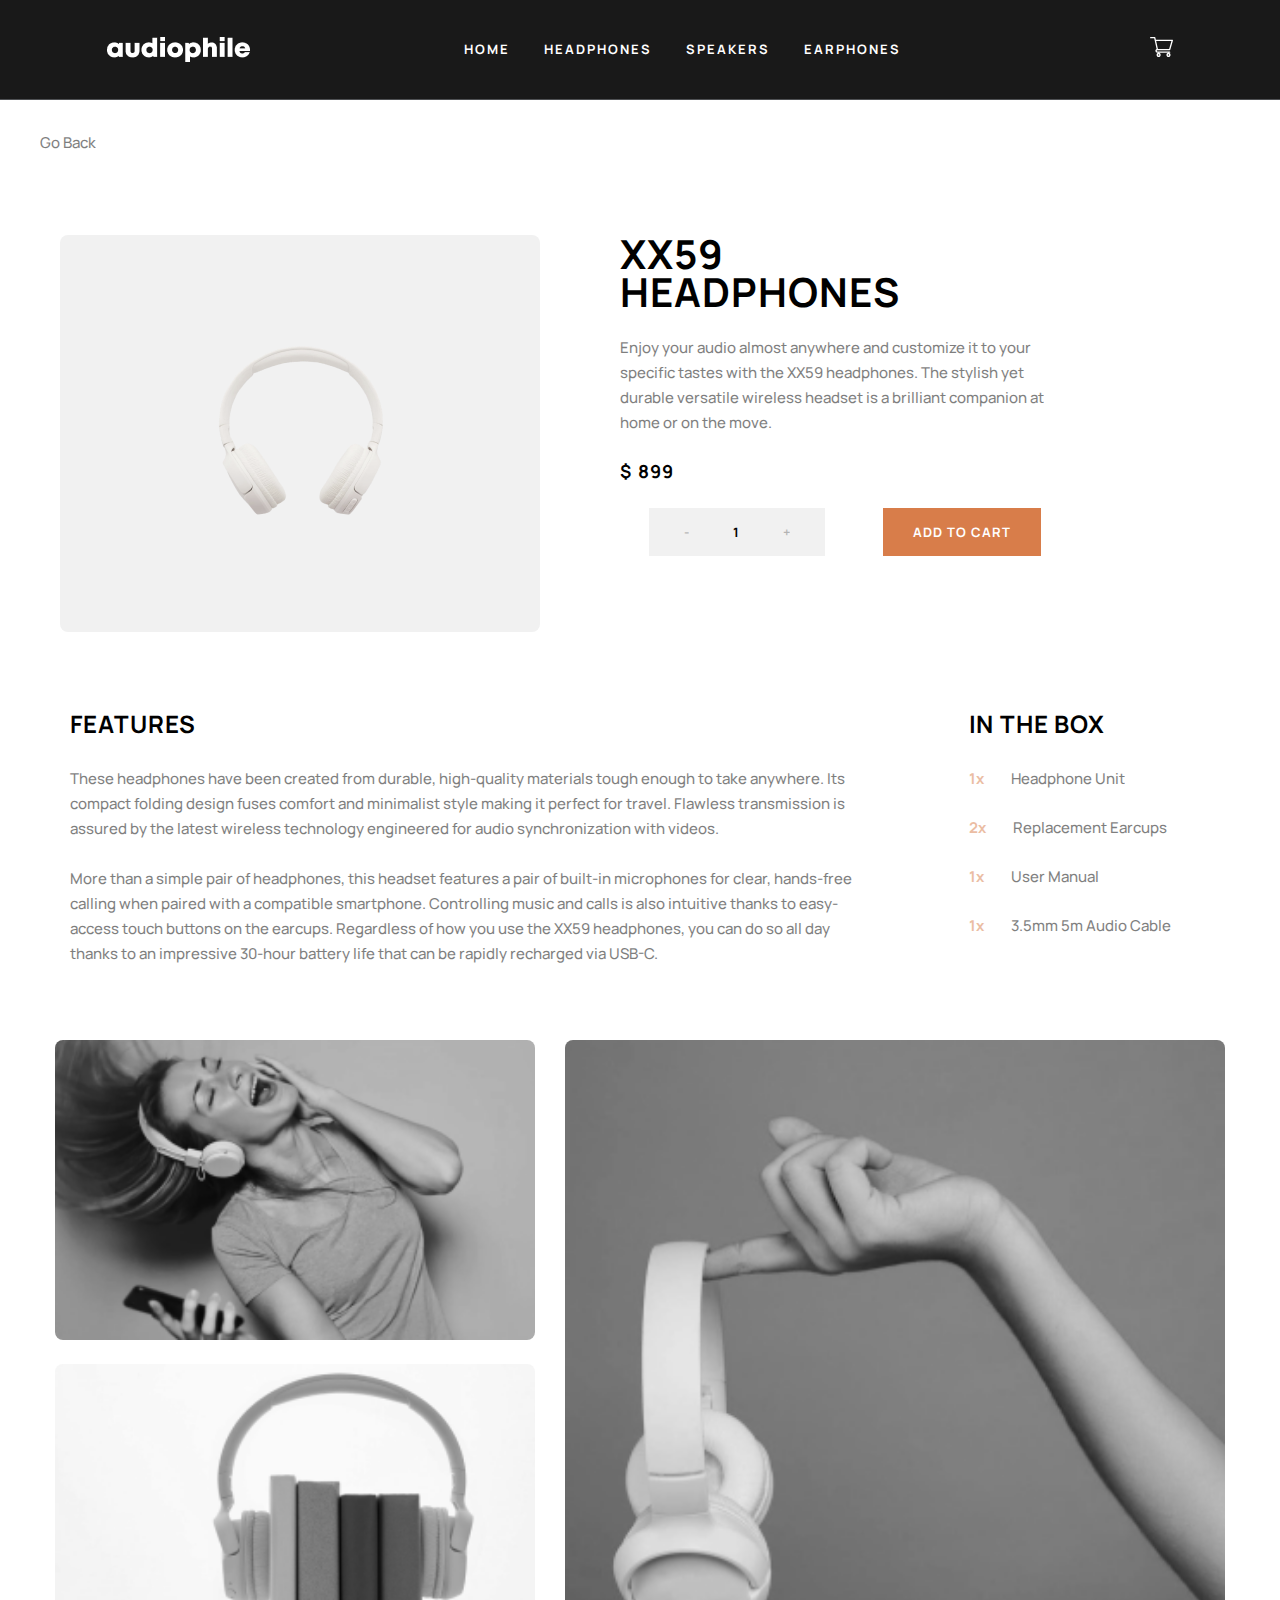
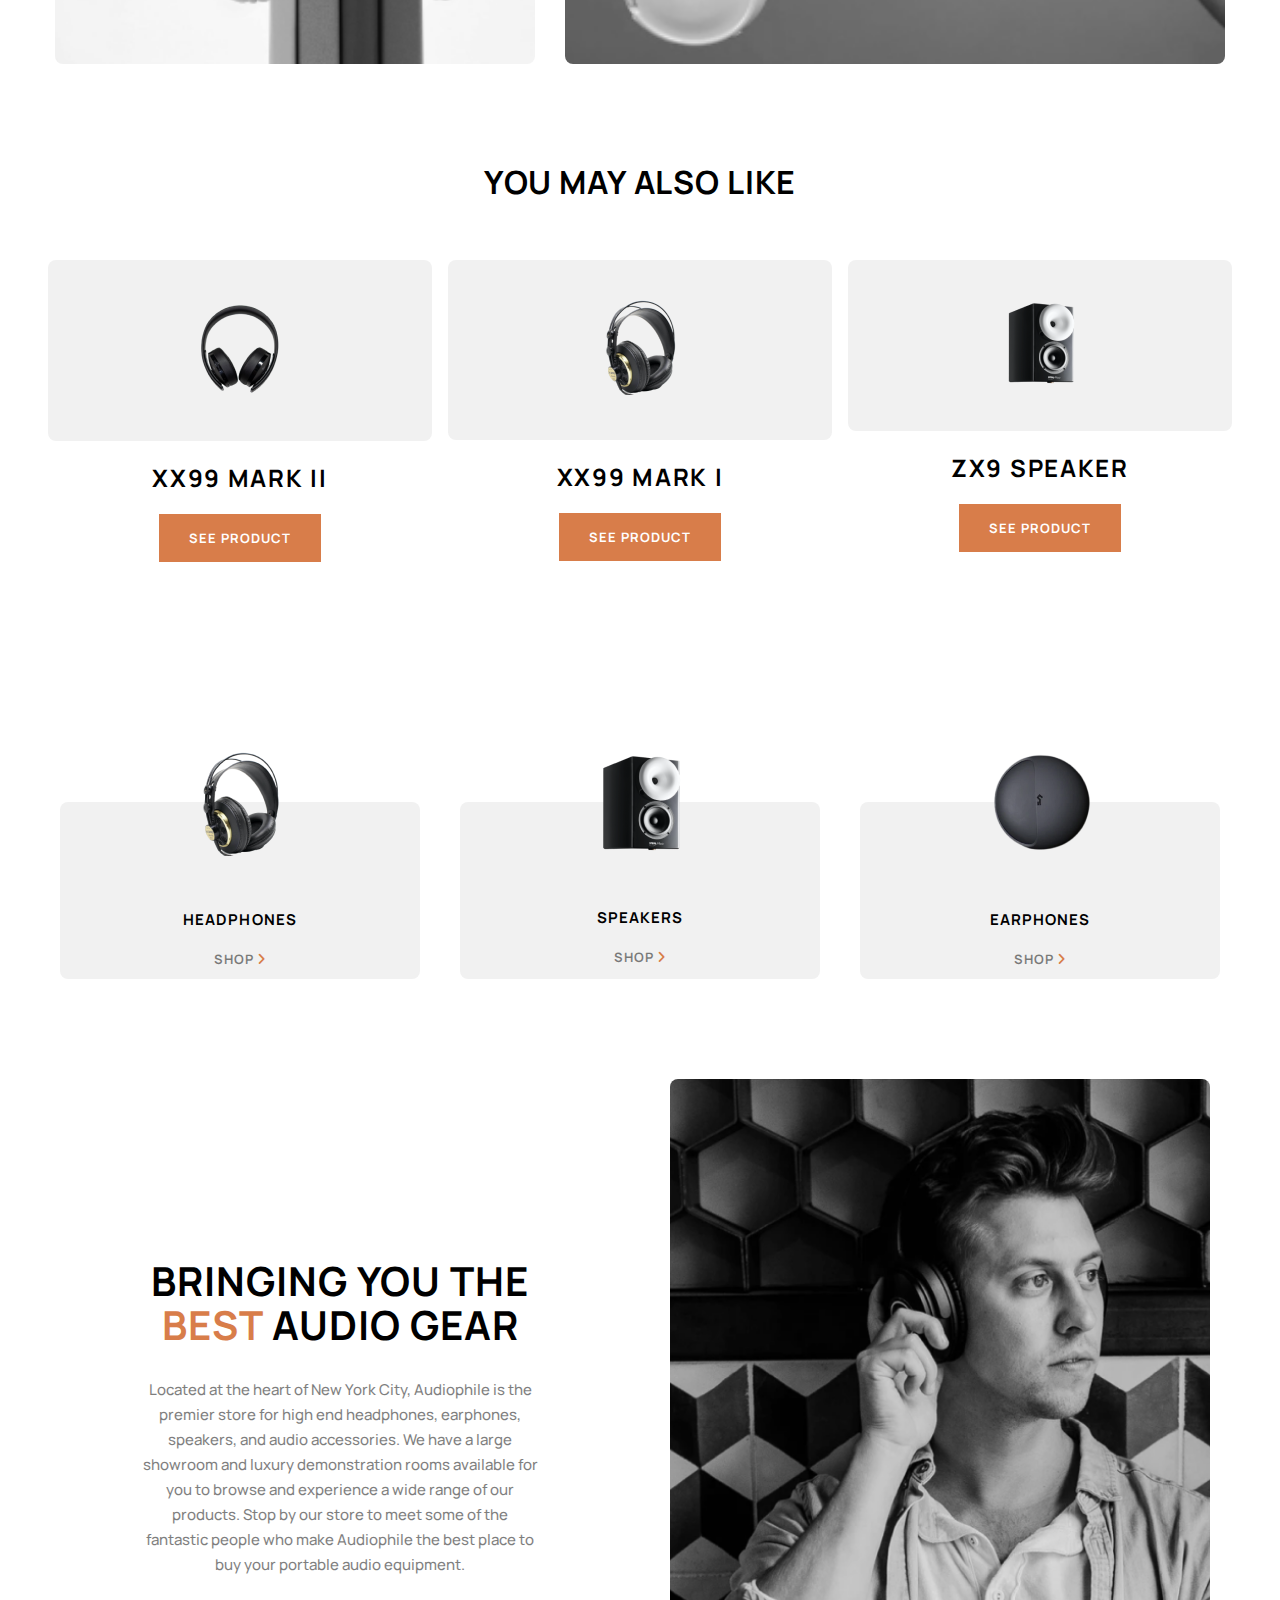
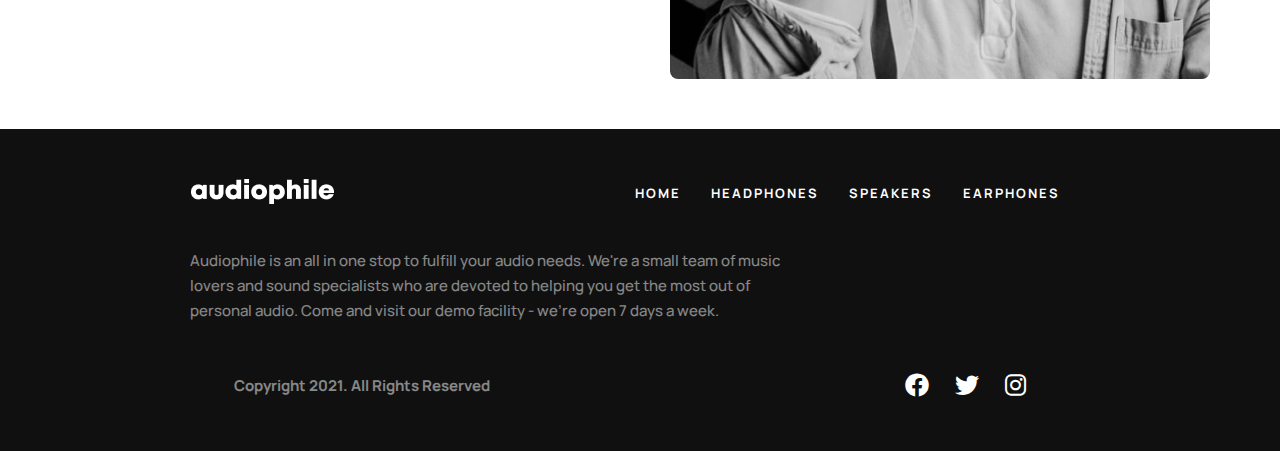
<file: headphones3detail.html>
<!DOCTYPE html>
<html lang="en">
<head>
    <meta charset="UTF-8">
    <meta http-equiv="X-UA-Compatible" content="IE=edge">
    <meta name="viewport" content="width=device-width, initial-scale=1.0">
    <title>audiophile</title>
    <link rel="stylesheet" href="./cssCodes/normalize.css">
    <link rel="stylesheet" href="./cssCodes/headphone3.css">
    <link rel="stylesheet" href="./fontawesome/css/all.min.css">
    <link rel="stylesheet" href="./fontawesome/js/all.min.js">
    <link rel="preconnect" href="https://fonts.googleapis.com">
    <link rel="preconnect" href="https://fonts.gstatic.com" crossorigin>
    <link href="https://fonts.googleapis.com/css2?family=Manrope:wght@400;500;700&display=swap" rel="stylesheet">
</head>
<body>
    <!-- Header section -->
    <div class="container">
        <header class="site-header">
            <nav class="site-nav flex">
                <div class="site-nav__bars">
                    <div class="hamburger-menu">
                        <input id="menu__toggle" type="checkbox" />
                        <label class="menu__btn" for="menu__toggle">
                            <span></span>
                        </label>
                        <ul class="menu__box">
                            <div class="product-card card-nav">
                                <img class="product-card__image card-nav__image" src="./images/mobile/home/tablet-headphones.png" alt="Image">
                                <h4 class="pruduct-card__heading">Headphones</h4>
                                <a class="product-card-link" href="headphones.html">
                                    shop
                                    <span class="fa-solid fa-angle-right product-card-right"></span>
                                </a>
                            </div>
                            <div class="product-card card-nav">
                                <img class="product-card__image card-nav__image" src="./images/mobile/home/tablet-speakers.png" alt="Image">
                                <h4 class="pruduct-card__heading">Speakers</h4>
                                <a class="product-card-link" href="speakers.html">
                                    shop
                                    <span class="fa-solid fa-angle-right product-card-right"></span>
                                </a>
                            </div>
                            <div class="product-card card-nav">
                                <img class="product-card__image card-nav__image" src="./images/mobile/home/tablet-earphones.png" alt="Image">
                                <h4 class="pruduct-card__heading">Earphones</h4>
                                <a class="product-card-link" href="earphones.html">
                                    shop
                                    <span class="fa-solid fa-angle-right product-card-right"></span>
                                </a>
                            </div>
                        </ul>
                        </div>
                </div>
                <img src="./images/desktop/home/logo-audiophile.png" alt="Image">
                <div class="site-nav__links">
                    <ul class="site-nav__list flex">
                        <li class="site-nav__item">
                            <a class="site-nav__link" href="index.html">Home</a>
                        </li>
                        <li class="site-nav__item">
                            <a class="site-nav__link" href="headphones.html">Headphones</a>
                        </li>
                        <li class="site-nav__item">
                            <a class="site-nav__link" href="speakers.html">Speakers</a>
                        </li>
                        <li class="site-nav__item">
                            <a class="site-nav__link" href="earphones.html">Earphones</a>
                        </li>
                    </ul>
                </div>
                <div>
                    <img src="./images/desktop/home/cart-shopping.svg" alt="Image">
                </div>
            </nav>
        </header>
    </div>
    <!-- /Header section -->

    <div class="container">
        <div class="back-link">
            <a href="headphones.html" class="go-back__link">Go Back</a>
        </div>
    </div>

    <!-- Headphone card section -->
    <div class="container">
        <section class="headphone-card__section">
            <div class="headphone-card">
                <div class="card-image">
                    <img src="./images/mobile/headphones/headphones3/xx59-hdm3.png" alt="">
                </div>
                <div class="card-detail">
                    <!-- <h4 class="card-new__heading">New product</h4> -->
                    <h2 class="card-heading">XX59 <br>
                        Headphones</h2>
                    <p class="card-title">Enjoy your audio almost anywhere and customize it to your specific tastes with the XX59 headphones. The stylish yet durable versatile wireless headset is a brilliant companion at home or on the move. </p>
                    <h3 class="card-price">$ 899</h3>
                    <div class="card-adding flex">
                        <div class="card-amount">
                            <span class="card-amount__index minus">-</span>
                            <span class="card-amount__index number">1</span>
                            <span class="card-amount__index plus">+</span>
                        </div>
                        <div class="card-adding__text">
                            <button class="button">
                                <a href="#" class="btn-link">Add to cart</a>
                            </button>
                        </div>
                    </div>
                </div>
            </div>
            <div class="card-features">
                <div class="card-feature">
                    <h4 class="card-feature__heading">Features</h4>
                    <p class="card-feature__title">These headphones have been created from durable, high-quality materials tough enough to take anywhere. Its compact folding design fuses comfort and minimalist style making it perfect for travel. Flawless transmission is assured by the latest wireless technology engineered for audio synchronization with videos.
                        <br><br>
                    More than a simple pair of headphones, this headset features a pair of built-in microphones for clear, hands-free calling when paired with a compatible smartphone. Controlling music and calls is also intuitive thanks to easy-access touch buttons on the earcups. Regardless of how you use the XX59 headphones, you can do so all day thanks to an impressive 30-hour battery life that can be rapidly recharged via USB-C.</p>
                </div>
                <div class="card-box">
                    <div><h4 class="card-feature__heading">in the box</h4></div>
                    <div>
                        <p class="card-feature__title"><span class="card-box__number">1x</span> Headphone Unit</p>
                        <p class="card-feature__title"><span class="card-box__number">2x</span> Replacement Earcups</p>
                        <p class="card-feature__title"><span class="card-box__number">1x</span> User Manual</p>
                        <p class="card-feature__title"><span class="card-box__number">1x</span> 3.5mm 5m Audio Cable</p>
                    </div>
                </div>
            </div>
        </section>
    </div>
    <!-- /Headphone card section -->

    <!-- Headphone images section -->
    <div class="container">
        <div class="head-images">
            <div class="head-images__two">
                <div class="head-images__smallone"></div>
                <div class="head-images__smalltwo"></div>
            </div>
            <div class="head-images__big"></div>
        </div>
    </div>
    <!-- /Headphone images section -->

    <!-- More products section -->
    <div class="container">
        <section class="more-products">
            <h2 class="more-products__heading">You may also like</h2>
            <div class="more-cards">
                <div class="more-card">
                    <div class="more-card__image">
                        <img src="./images/mobile/headphones/headphones2/more-mark2.png" alt="Image">
                    </div>
                    <div class="more-card__text">
                        <h4 class="more-card__heading">xx99 mark II</h4>
                        <button class="button">
                            <a href="headphones1detail.html" class="btn-link">See product</a>
                        </button>
                    </div>
                </div>
                <div class="more-card">
                    <div class="more-card__image">
                        <img src="./images/mobile/headphones/headphones1/xx99-hdm1.png" alt="Image">
                    </div>
                    <div class="more-card__text">
                        <h4 class="more-card__heading">xx99 mark I</h4>
                        <button class="button">
                            <a href="headphones2detail.html" class="btn-link">See product</a>
                        </button>
                    </div>
                </div>
                <div class="more-card">
                    <div class="more-card__image">
                        <img src="./images/mobile/headphones/headphones1/zx9-hdm1.png" alt="Image">
                    </div>
                    <div class="more-card__text">
                        <h4 class="more-card__heading">zx9 speaker</h4>
                        <button class="button">
                            <a href="speaker1detail.html" class="btn-link">See product</a>
                        </button>
                    </div>
                </div>
            </div>
        </section>
    </div>
    <!-- /More products section -->
    
    <!-- Products section -->
    <div class="container">
        <section class="products-section">
            <div class="product-card">
                <img class="product-card__image" src="./images/mobile/home/tablet-headphones.png" alt="Image">
                <h4 class="pruduct-card__heading">Headphones</h4>
                <a class="product-card-link" href="headphones.html">
                    shop
                    <span class="fa-solid fa-angle-right product-card-right"></span>
                </a>
            </div>
            <div class="product-card">
                <img class="product-card__image" src="./images/mobile/home/tablet-speakers.png" alt="Image">
                <h4 class="pruduct-card__heading">Speakers</h4>
                <a class="product-card-link" href="speakers.html">
                    shop
                    <span class="fa-solid fa-angle-right product-card-right"></span>
                </a>
            </div>
            <div class="product-card">
                <img class="product-card__image" src="./images/mobile/home/tablet-earphones.png" alt="Image">
                <h4 class="pruduct-card__heading">Earphones</h4>
                <a class="product-card-link" href="earphones.html">
                    shop
                    <span class="fa-solid fa-angle-right product-card-right"></span>
                </a>
            </div>
        </section>
    </div>
    <!-- /Products section -->

    <!-- Location section -->
    <div class="container">
        <div class="location-section">
            <div class="location-man__image"></div>
            <div class="location-text">
                <h3 class="location-heading">Bringing you the <span class="location-heading__best"> best</span> audio gear</h3>
                <p class="location-title">Located at the heart of New York City, Audiophile is the premier store for high end headphones, earphones, speakers, and audio accessories. We have a large showroom and luxury demonstration rooms available for you to browse and experience a wide range of our products. Stop by our store to meet some of the fantastic people who make Audiophile the best place to buy your portable audio equipment.</p>
            </div>
        </div>
    </div>
    <!-- /Location section -->

    <!-- Footer section -->
    <footer class="footer-section">
        <div class="container footer-bg">
            <div class="footer-links">
                <div class="footer-logo">
                    <img src="./images/mobile/home/logo-audiophile.png" alt="Image">
                </div>
                <ul class="footer-list">
                    <li class="footer-item">
                        <a href="index.html" class="footer-link">Home</a>
                    </li>
                    <li class="footer-item">
                        <a href="headphones.html" class="footer-link">headphones</a>
                    </li>
                    <li class="footer-item">
                        <a href="speakers.html" class="footer-link">Speakers</a>
                    </li>
                    <li class="footer-item">
                        <a href="earphones.html" class="footer-link">Earphones</a>
                    </li>
                </ul>
            </div>
            <div class="footer-text">
                <p class="footer-title">Audiophile is an all in one stop to fulfill your audio needs. We're a small team of music lovers and sound specialists who are devoted to helping you get the most out of personal audio. Come and visit our demo facility - we’re open 7 days a week.</p>
            </div>
            <div class="footer-bottom">
                <p class="footer-copyright">Copyright 2021. All Rights Reserved</p>
                <div class="footer-icons">
                    <a href="#" class="footer-icon__link">
                        <i class="fa-brands fa-facebook"></i>
                    </a>
                    <a href="#" class="footer-icon__link">
                        <i class="fa-brands fa-twitter"></i>
                    </a>
                    <a href="#" class="footer-icon__link">
                        <i class="fa-brands fa-instagram"></i>
                    </a>
                </div>
            </div>
        </div>
    </footer>
    <!-- /Footer section -->
</body>
</html>
</file>
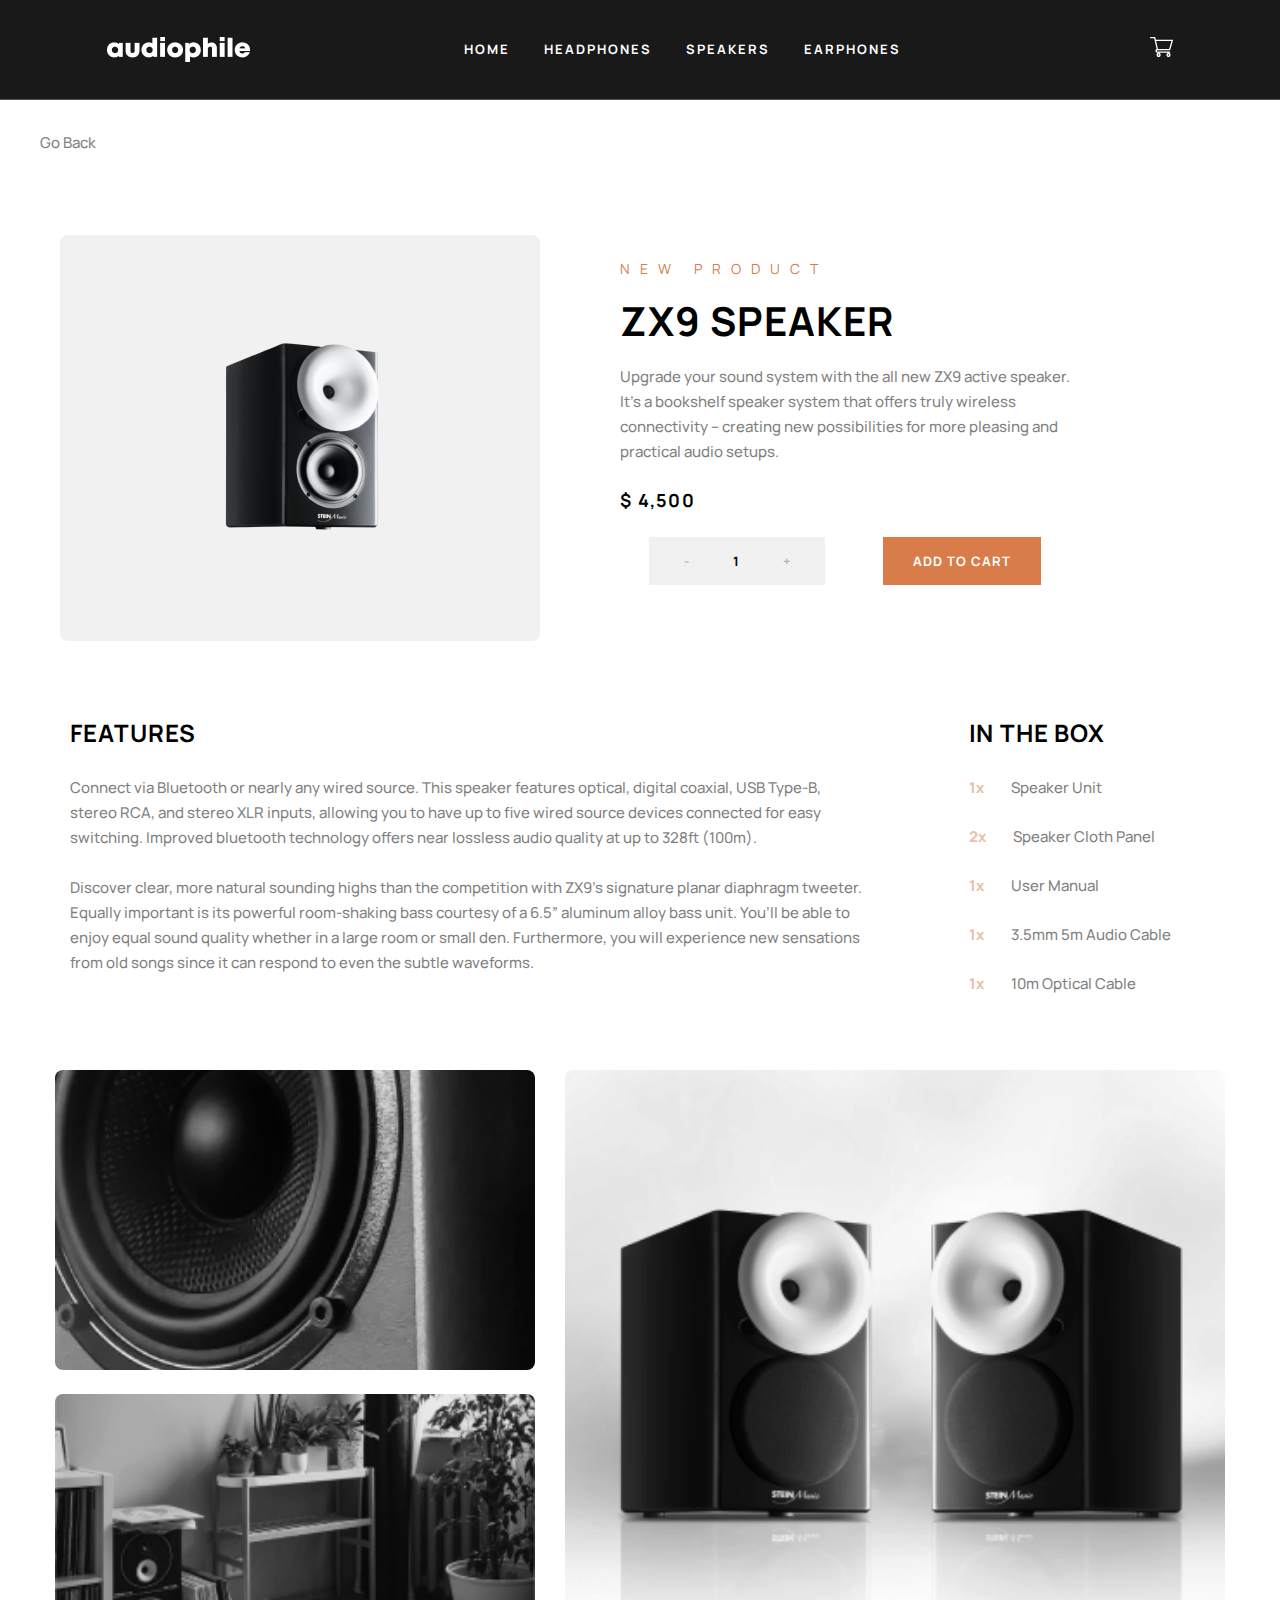
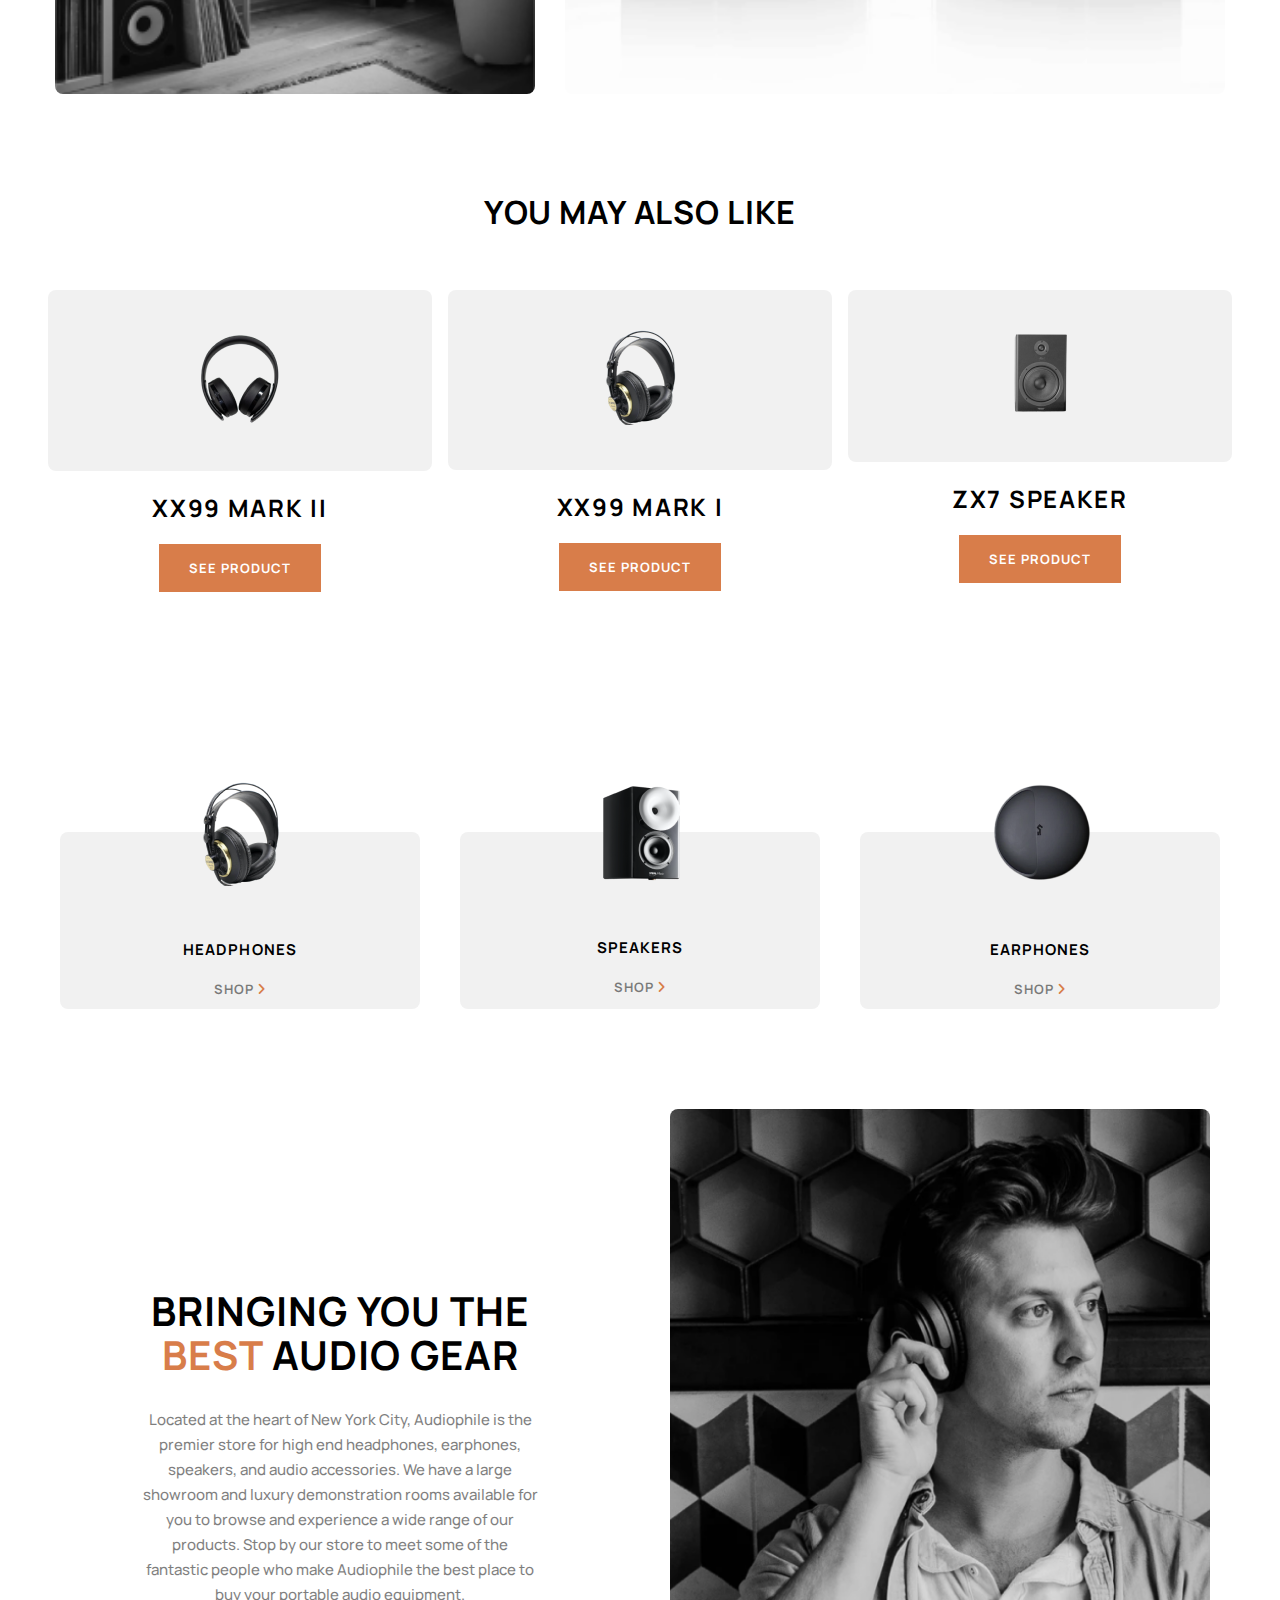
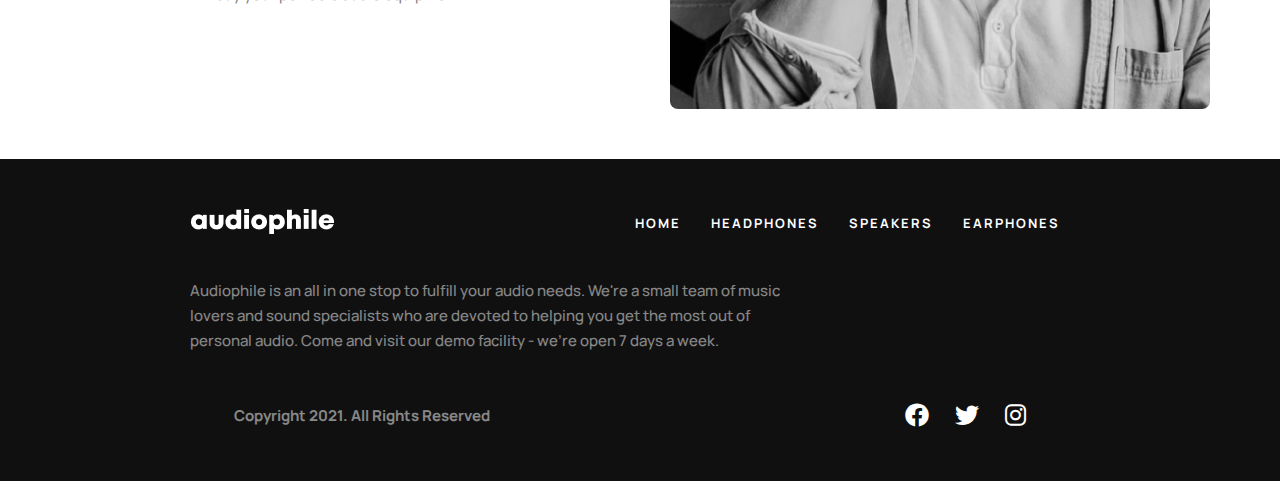
<file: speaker1detail.html>
<!DOCTYPE html>
<html lang="en">
<head>
    <meta charset="UTF-8">
    <meta http-equiv="X-UA-Compatible" content="IE=edge">
    <meta name="viewport" content="width=device-width, initial-scale=1.0">
    <title>audiophile</title>
    <link rel="stylesheet" href="./cssCodes/normalize.css">
    <link rel="stylesheet" href="./cssCodes/speaker1.css">
    <link rel="stylesheet" href="./fontawesome/css/all.min.css">
    <link rel="stylesheet" href="./fontawesome/js/all.min.js">
    <link rel="preconnect" href="https://fonts.googleapis.com">
    <link rel="preconnect" href="https://fonts.gstatic.com" crossorigin>
    <link href="https://fonts.googleapis.com/css2?family=Manrope:wght@400;500;700&display=swap" rel="stylesheet">
</head>
<body>
    <!-- Header section -->
    <div class="container">
        <header class="site-header">
            <nav class="site-nav flex">
                <div class="site-nav__bars">
                    <div class="hamburger-menu">
                        <input id="menu__toggle" type="checkbox" />
                        <label class="menu__btn" for="menu__toggle">
                            <span></span>
                        </label>
                        <ul class="menu__box">
                            <div class="product-card card-nav">
                                <img class="product-card__image card-nav__image" src="./images/mobile/home/tablet-headphones.png" alt="Image">
                                <h4 class="pruduct-card__heading">Headphones</h4>
                                <a class="product-card-link" href="headphones.html">
                                    shop
                                    <span class="fa-solid fa-angle-right product-card-right"></span>
                                </a>
                            </div>
                            <div class="product-card card-nav">
                                <img class="product-card__image card-nav__image" src="./images/mobile/home/tablet-speakers.png" alt="Image">
                                <h4 class="pruduct-card__heading">Speakers</h4>
                                <a class="product-card-link" href="speakers.html">
                                    shop
                                    <span class="fa-solid fa-angle-right product-card-right"></span>
                                </a>
                            </div>
                            <div class="product-card card-nav">
                                <img class="product-card__image card-nav__image" src="./images/mobile/home/tablet-earphones.png" alt="Image">
                                <h4 class="pruduct-card__heading">Earphones</h4>
                                <a class="product-card-link" href="earphones.html">
                                    shop
                                    <span class="fa-solid fa-angle-right product-card-right"></span>
                                </a>
                            </div>
                        </ul>
                        </div>
                </div>
                <img src="./images/desktop/home/logo-audiophile.png" alt="Image">
                <div class="site-nav__links">
                    <ul class="site-nav__list flex">
                        <li class="site-nav__item">
                            <a class="site-nav__link" href="index.html">Home</a>
                        </li>
                        <li class="site-nav__item">
                            <a class="site-nav__link" href="headphones.html">Headphones</a>
                        </li>
                        <li class="site-nav__item">
                            <a class="site-nav__link" href="speakers.html">Speakers</a>
                        </li>
                        <li class="site-nav__item">
                            <a class="site-nav__link" href="earphones.html">Earphones</a>
                        </li>
                    </ul>
                </div>
                <div>
                    <img src="./images/desktop/home/cart-shopping.svg" alt="Image">
                </div>
            </nav>
        </header>
    </div>
    <!-- /Header section -->

    <div class="container">
        <div class="back-link">
            <a href="speakers.html" class="go-back__link">Go Back</a>
        </div>
    </div>

    <!-- Headphone card section -->
    <div class="container">
        <section class="headphone-card__section">
            <div class="headphone-card">
                <div class="card-image">
                    <img src="./images/mobile/speakers/speakers1/zx9-sdm1.png" alt="">
                </div>
                <div class="card-detail">
                    <h4 class="card-new__heading">New product</h4>
                    <h2 class="card-heading">ZX9
                        SPEAKER</h2>
                    <p class="card-title">Upgrade your sound system with the all new ZX9 active speaker. It’s a bookshelf speaker system that offers truly wireless connectivity -- creating new possibilities for more pleasing and practical audio setups.</p>
                    <h3 class="card-price">$ 4,500</h3>
                    <div class="card-adding flex">
                        <div class="card-amount">
                            <span class="card-amount__index minus">-</span>
                            <span class="card-amount__index number">1</span>
                            <span class="card-amount__index plus">+</span>
                        </div>
                        <div class="card-adding__text">
                            <button class="button">
                                <a href="#" class="btn-link">Add to cart</a>
                            </button>
                        </div>
                    </div>
                </div>
            </div>
            <div class="card-features">
                <div class="card-feature">
                    <h4 class="card-feature__heading">Features</h4>
                    <p class="card-feature__title">Connect via Bluetooth or nearly any wired source. This speaker features optical, digital coaxial, USB Type-B, stereo RCA, and stereo XLR inputs, allowing you to have up to five wired source devices connected for easy switching. Improved bluetooth technology offers near lossless audio quality at up to 328ft (100m).
                        <br><br>
                    Discover clear, more natural sounding highs than the competition with ZX9’s signature planar diaphragm tweeter. Equally important is its powerful room-shaking bass courtesy of a 6.5” aluminum alloy bass unit. You’ll be able to enjoy equal sound quality whether in a large room or small den. Furthermore, you will experience new sensations from old songs since it can respond to even the subtle waveforms.</p>
                </div>
                <div class="card-box">
                    <div><h4 class="card-feature__heading">in the box</h4></div>
                    <div>
                        <p class="card-feature__title"><span class="card-box__number">1x</span> Speaker Unit</p>
                        <p class="card-feature__title"><span class="card-box__number">2x</span> Speaker Cloth Panel</p>
                        <p class="card-feature__title"><span class="card-box__number">1x</span> User Manual</p>
                        <p class="card-feature__title"><span class="card-box__number">1x</span> 3.5mm 5m Audio Cable</p>
                        <p class="card-feature__title"><span class="card-box__number">1x</span> 10m Optical Cable</p>
                    </div>
                </div>
            </div>
        </section>
    </div>
    <!-- /Headphone card section -->

    <!-- Headphone images section -->
    <div class="container">
        <div class="head-images">
            <div class="head-images__two">
                <div class="head-images__smallone"></div>
                <div class="head-images__smalltwo"></div>
            </div>
            <div class="head-images__big"></div>
        </div>
    </div>
    <!-- /Headphone images section -->

    <!-- More products section -->
    <div class="container">
        <section class="more-products">
            <h2 class="more-products__heading">You may also like</h2>
            <div class="more-cards">
                <div class="more-card">
                    <div class="more-card__image">
                        <img src="./images/mobile/headphones/headphones2/more-mark2.png" alt="Image">
                    </div>
                    <div class="more-card__text">
                        <h4 class="more-card__heading">xx99 mark II</h4>
                        <button class="button">
                            <a href="headphones1detail.html" class="btn-link">See product</a>
                        </button>
                    </div>
                </div>
                <div class="more-card">
                    <div class="more-card__image">
                        <img src="./images/mobile/headphones/headphones1/xx99-hdm1.png" alt="Image">
                    </div>
                    <div class="more-card__text">
                        <h4 class="more-card__heading">xx99 mark I</h4>
                        <button class="button">
                            <a href="headphones2detail.html" class="btn-link">See product</a>
                        </button>
                    </div>
                </div>
                <div class="more-card">
                    <div class="more-card__image">
                        <img src="./images/mobile/speakers/speakers1/more-zx7.png" alt="Image">
                    </div>
                    <div class="more-card__text">
                        <h4 class="more-card__heading">zx7 speaker</h4>
                        <button class="button">
                            <a href="speaker2detail.html" class="btn-link">See product</a>
                        </button>
                    </div>
                </div>
            </div>
        </section>
    </div>
    <!-- /More products section -->
    
    <!-- Products section -->
    <div class="container">
        <section class="products-section">
            <div class="product-card">
                <img class="product-card__image" src="./images/mobile/home/tablet-headphones.png" alt="Image">
                <h4 class="pruduct-card__heading">Headphones</h4>
                <a class="product-card-link" href="headphones.html">
                    shop
                    <span class="fa-solid fa-angle-right product-card-right"></span>
                </a>
            </div>
            <div class="product-card">
                <img class="product-card__image" src="./images/mobile/home/tablet-speakers.png" alt="Image">
                <h4 class="pruduct-card__heading">Speakers</h4>
                <a class="product-card-link" href="speakers.html">
                    shop
                    <span class="fa-solid fa-angle-right product-card-right"></span>
                </a>
            </div>
            <div class="product-card">
                <img class="product-card__image" src="./images/mobile/home/tablet-earphones.png" alt="Image">
                <h4 class="pruduct-card__heading">Earphones</h4>
                <a class="product-card-link" href="earphones.html">
                    shop
                    <span class="fa-solid fa-angle-right product-card-right"></span>
                </a>
            </div>
        </section>
    </div>
    <!-- /Products section -->

    <!-- Location section -->
    <div class="container">
        <div class="location-section">
            <div class="location-man__image"></div>
            <div class="location-text">
                <h3 class="location-heading">Bringing you the <span class="location-heading__best"> best</span> audio gear</h3>
                <p class="location-title">Located at the heart of New York City, Audiophile is the premier store for high end headphones, earphones, speakers, and audio accessories. We have a large showroom and luxury demonstration rooms available for you to browse and experience a wide range of our products. Stop by our store to meet some of the fantastic people who make Audiophile the best place to buy your portable audio equipment.</p>
            </div>
        </div>
    </div>
    <!-- /Location section -->

    <!-- Footer section -->
    <footer class="footer-section">
        <div class="container footer-bg">
            <div class="footer-links">
                <div class="footer-logo">
                    <img src="./images/mobile/home/logo-audiophile.png" alt="Image">
                </div>
                <ul class="footer-list">
                    <li class="footer-item">
                        <a href="index.html" class="footer-link">Home</a>
                    </li>
                    <li class="footer-item">
                        <a href="headphones.html" class="footer-link">headphones</a>
                    </li>
                    <li class="footer-item">
                        <a href="speakers.html" class="footer-link">Speakers</a>
                    </li>
                    <li class="footer-item">
                        <a href="earphones.html" class="footer-link">Earphones</a>
                    </li>
                </ul>
            </div>
            <div class="footer-text">
                <p class="footer-title">Audiophile is an all in one stop to fulfill your audio needs. We're a small team of music lovers and sound specialists who are devoted to helping you get the most out of personal audio. Come and visit our demo facility - we’re open 7 days a week.</p>
            </div>
            <div class="footer-bottom">
                <p class="footer-copyright">Copyright 2021. All Rights Reserved</p>
                <div class="footer-icons">
                    <a href="#" class="footer-icon__link">
                        <i class="fa-brands fa-facebook"></i>
                    </a>
                    <a href="#" class="footer-icon__link">
                        <i class="fa-brands fa-twitter"></i>
                    </a>
                    <a href="#" class="footer-icon__link">
                        <i class="fa-brands fa-instagram"></i>
                    </a>
                </div>
            </div>
        </div>
    </footer>
    <!-- /Footer section -->
</body>
</html>
</file>
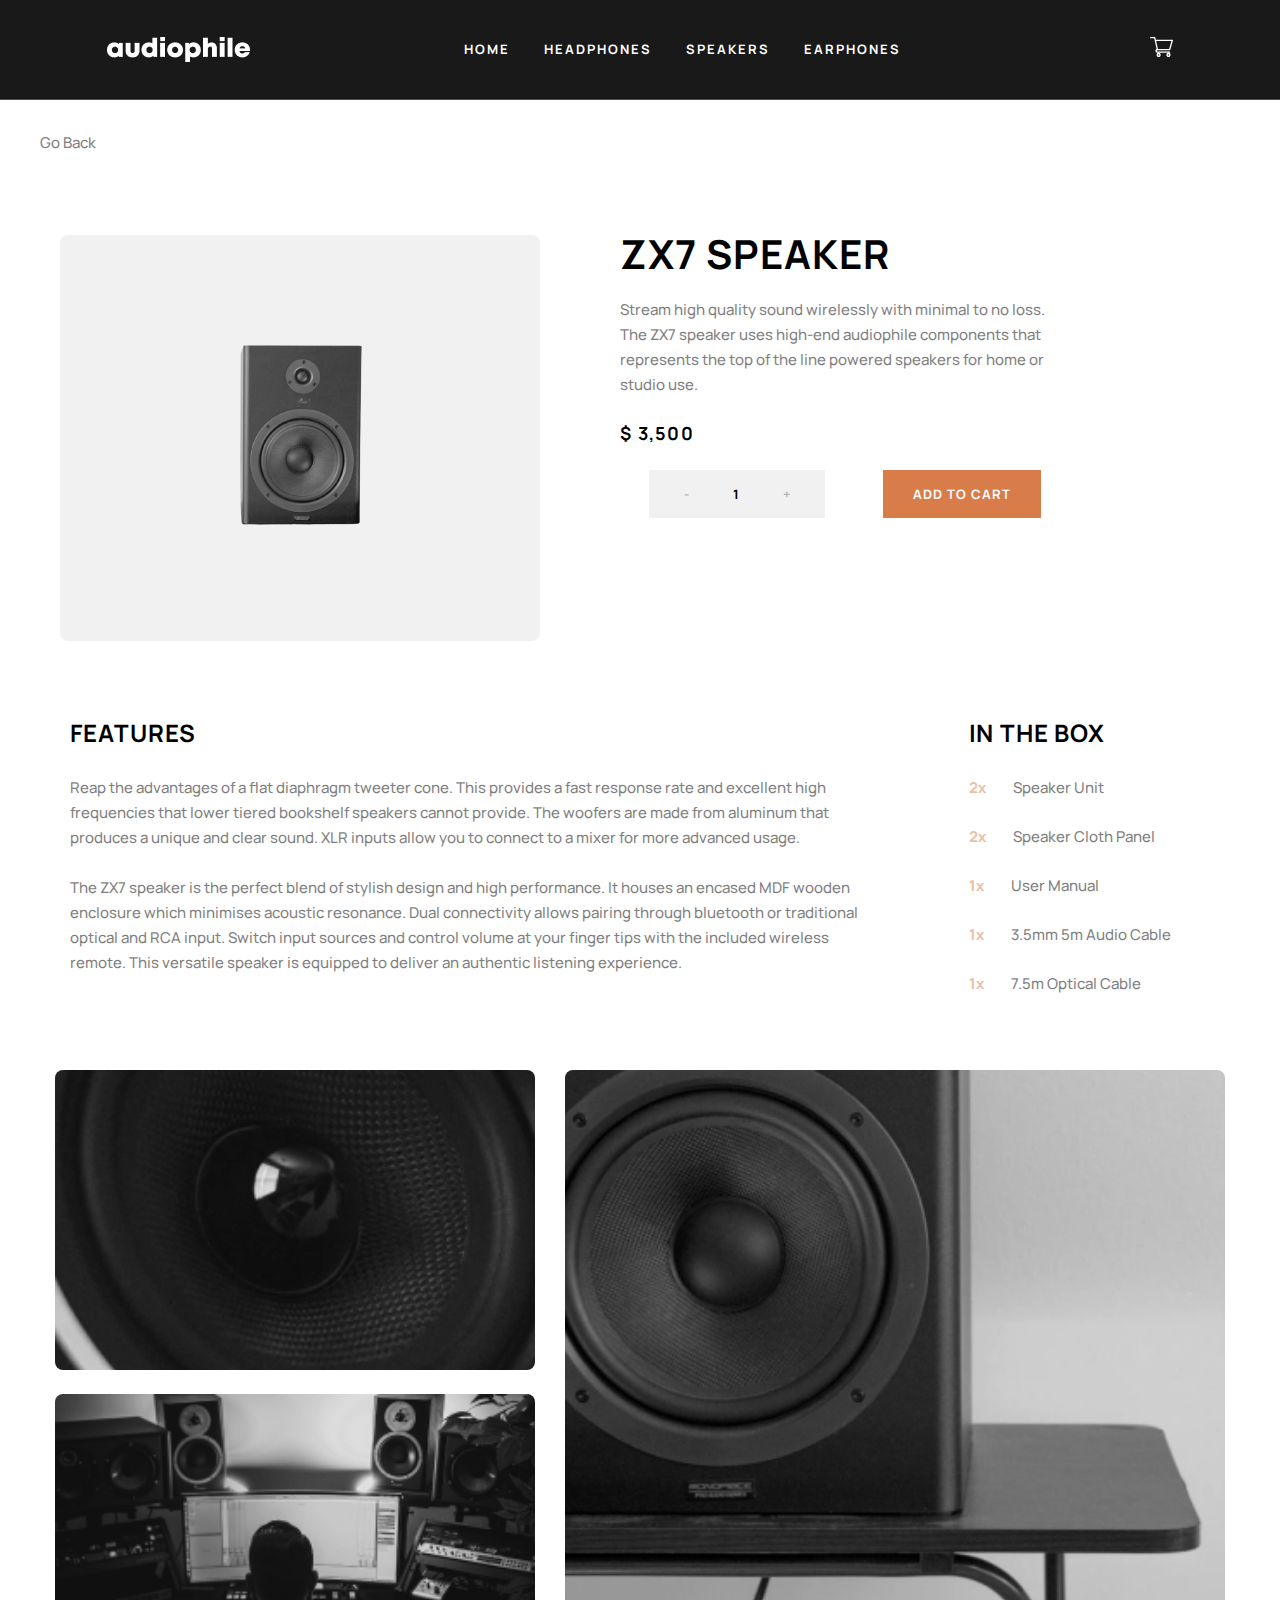
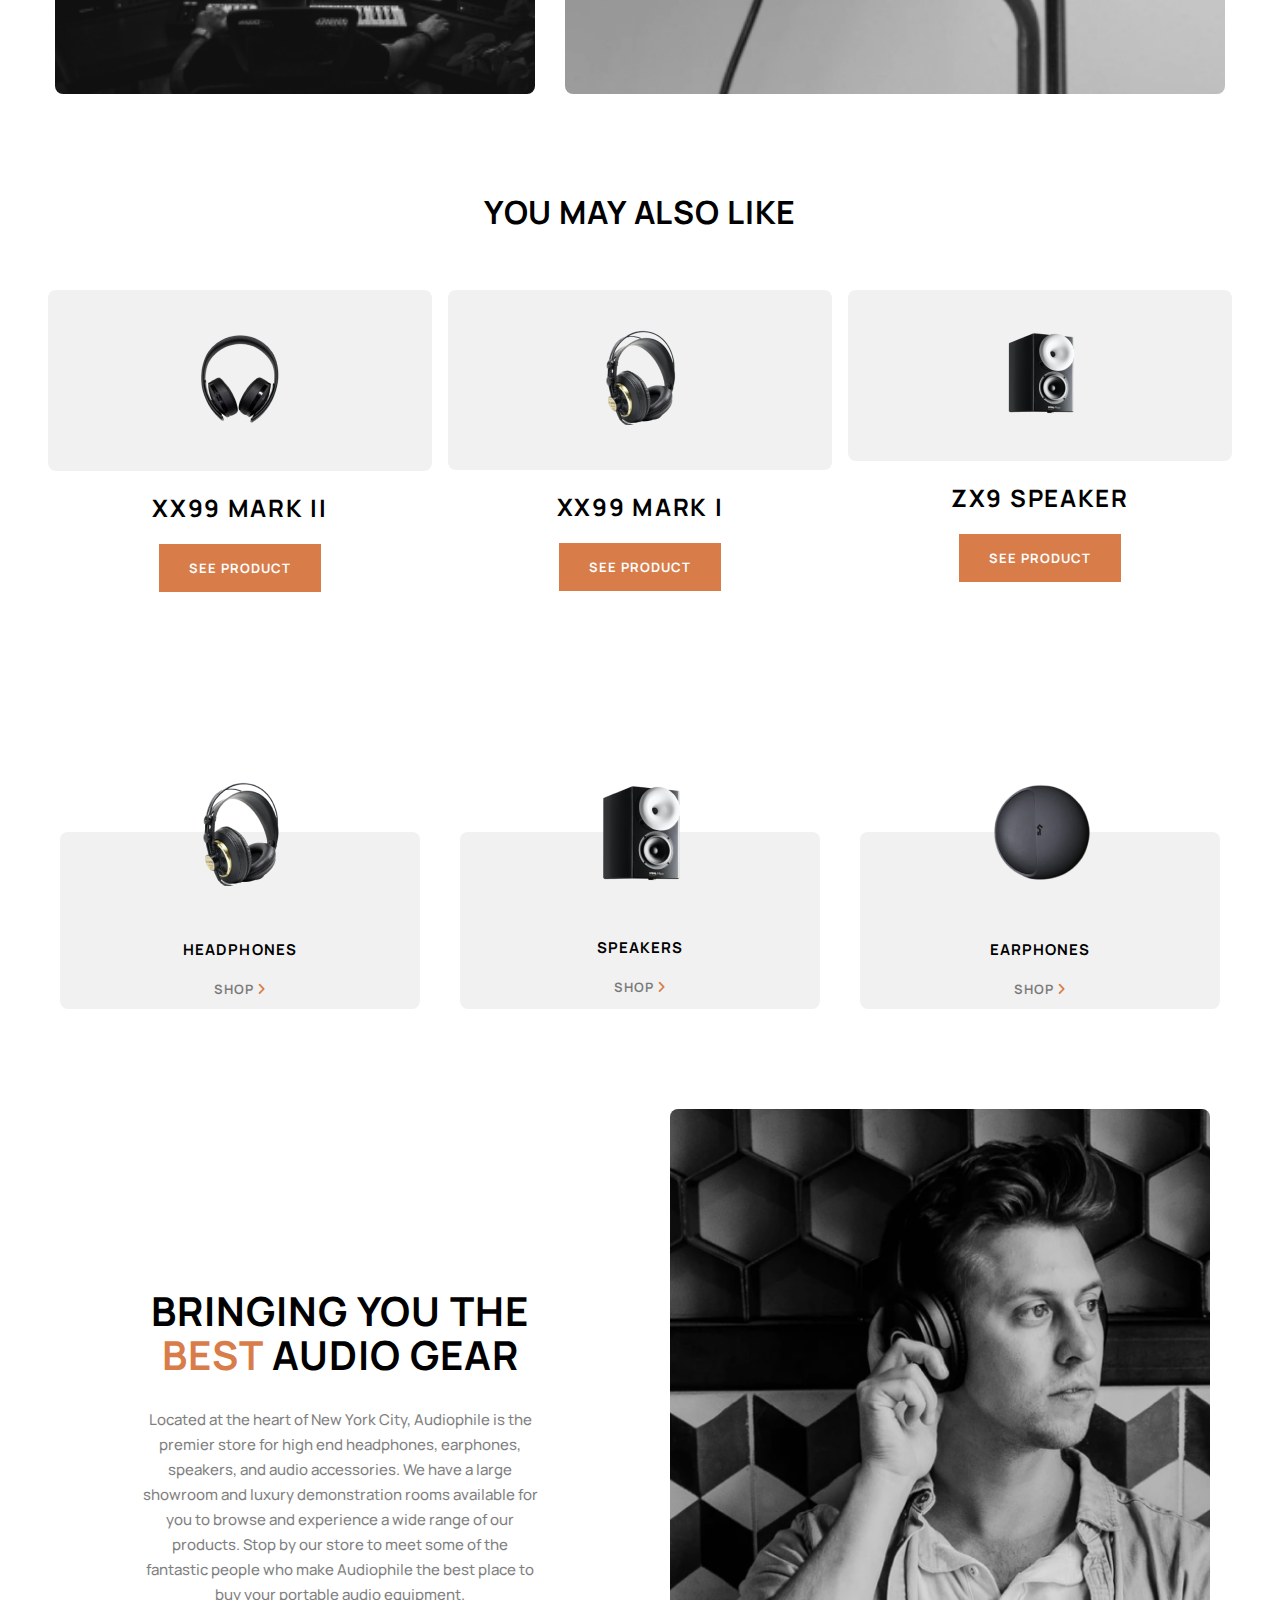
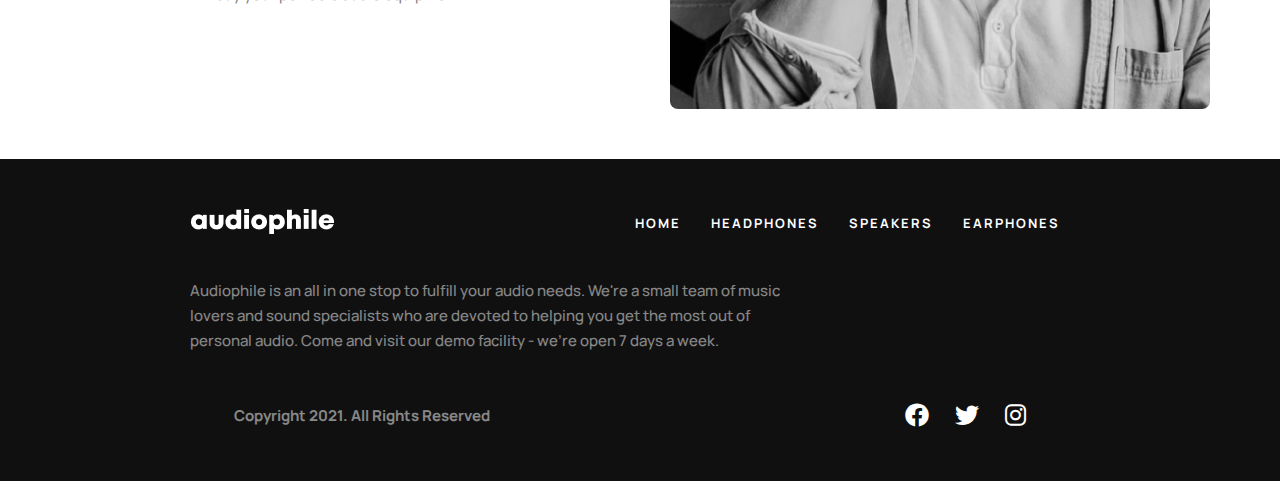
<file: speaker2detail.html>
<!DOCTYPE html>
<html lang="en">
<head>
    <meta charset="UTF-8">
    <meta http-equiv="X-UA-Compatible" content="IE=edge">
    <meta name="viewport" content="width=device-width, initial-scale=1.0">
    <title>audiophile</title>
    <link rel="stylesheet" href="./cssCodes/normalize.css">
    <link rel="stylesheet" href="./cssCodes/speaker2.css">
    <link rel="stylesheet" href="./fontawesome/css/all.min.css">
    <link rel="stylesheet" href="./fontawesome/js/all.min.js">
    <link rel="preconnect" href="https://fonts.googleapis.com">
    <link rel="preconnect" href="https://fonts.gstatic.com" crossorigin>
    <link href="https://fonts.googleapis.com/css2?family=Manrope:wght@400;500;700&display=swap" rel="stylesheet">
</head>
<body>
    <!-- Header section -->
    <div class="container">
        <header class="site-header">
            <nav class="site-nav flex">
                <div class="site-nav__bars">
                    <div class="hamburger-menu">
                        <input id="menu__toggle" type="checkbox" />
                        <label class="menu__btn" for="menu__toggle">
                            <span></span>
                        </label>
                        <ul class="menu__box">
                            <div class="product-card card-nav">
                                <img class="product-card__image card-nav__image" src="./images/mobile/home/tablet-headphones.png" alt="Image">
                                <h4 class="pruduct-card__heading">Headphones</h4>
                                <a class="product-card-link" href="headphones.html">
                                    shop
                                    <span class="fa-solid fa-angle-right product-card-right"></span>
                                </a>
                            </div>
                            <div class="product-card card-nav">
                                <img class="product-card__image card-nav__image" src="./images/mobile/home/tablet-speakers.png" alt="Image">
                                <h4 class="pruduct-card__heading">Speakers</h4>
                                <a class="product-card-link" href="speakers.html">
                                    shop
                                    <span class="fa-solid fa-angle-right product-card-right"></span>
                                </a>
                            </div>
                            <div class="product-card card-nav">
                                <img class="product-card__image card-nav__image" src="./images/mobile/home/tablet-earphones.png" alt="Image">
                                <h4 class="pruduct-card__heading">Earphones</h4>
                                <a class="product-card-link" href="earphones.html">
                                    shop
                                    <span class="fa-solid fa-angle-right product-card-right"></span>
                                </a>
                            </div>
                        </ul>
                        </div>
                </div>
                <img src="./images/desktop/home/logo-audiophile.png" alt="Image">
                <div class="site-nav__links">
                    <ul class="site-nav__list flex">
                        <li class="site-nav__item">
                            <a class="site-nav__link" href="index.html">Home</a>
                        </li>
                        <li class="site-nav__item">
                            <a class="site-nav__link" href="headphones.html">Headphones</a>
                        </li>
                        <li class="site-nav__item">
                            <a class="site-nav__link" href="speakers.html">Speakers</a>
                        </li>
                        <li class="site-nav__item">
                            <a class="site-nav__link" href="earphones.html">Earphones</a>
                        </li>
                    </ul>
                </div>
                <div>
                    <img src="./images/desktop/home/cart-shopping.svg" alt="Image">
                </div>
            </nav>
        </header>
    </div>
    <!-- /Header section -->

    <div class="container">
        <div class="back-link">
            <a href="speakers.html" class="go-back__link">Go Back</a>
        </div>
    </div>

    <!-- Headphone card section -->
    <div class="container">
        <section class="headphone-card__section">
            <div class="headphone-card">
                <div class="card-image">
                    <img src="./images/mobile/speakers/speakers2/zx7-sdm2.png" alt="Image">
                </div>
                <div class="card-detail">
                    <!-- <h4 class="card-new__heading">New product</h4> -->
                    <h2 class="card-heading">ZX7
                        SPEAKER</h2>
                    <p class="card-title">Stream high quality sound wirelessly with minimal to no loss. The ZX7 speaker uses high-end audiophile components that represents the top of the line powered speakers for home or studio use.</p>
                    <h3 class="card-price">$ 3,500</h3>
                    <div class="card-adding flex">
                        <div class="card-amount">
                            <span class="card-amount__index minus">-</span>
                            <span class="card-amount__index number">1</span>
                            <span class="card-amount__index plus">+</span>
                        </div>
                        <div class="card-adding__text">
                            <button class="button">
                                <a href="#" class="btn-link">Add to cart</a>
                            </button>
                        </div>
                    </div>
                </div>
            </div>
            <div class="card-features">
                <div class="card-feature">
                    <h4 class="card-feature__heading">Features</h4>
                    <p class="card-feature__title">Reap the advantages of a flat diaphragm tweeter cone. This provides a fast response rate and excellent high frequencies that lower tiered bookshelf speakers cannot provide. The woofers are made from aluminum that produces a unique and clear sound. XLR inputs allow you to connect to a mixer for more advanced usage.
                        <br><br>
                    The ZX7 speaker is the perfect blend of stylish design and high performance. It houses an encased MDF wooden enclosure which minimises acoustic resonance. Dual connectivity allows pairing through bluetooth or traditional optical and RCA input. Switch input sources and control volume at your finger tips with the included wireless remote. This versatile speaker is equipped to deliver an authentic listening experience.</p>
                </div>
                <div class="card-box">
                    <div><h4 class="card-feature__heading">in the box</h4></div>
                    <div>
                        <p class="card-feature__title"><span class="card-box__number">2x</span> Speaker Unit</p>
                        <p class="card-feature__title"><span class="card-box__number">2x</span> Speaker Cloth Panel</p>
                        <p class="card-feature__title"><span class="card-box__number">1x</span> User Manual</p>
                        <p class="card-feature__title"><span class="card-box__number">1x</span> 3.5mm 5m Audio Cable</p>
                        <p class="card-feature__title"><span class="card-box__number">1x</span> 7.5m Optical Cable</p>
                    </div>
                </div>
            </div>
        </section>
    </div>
    <!-- /Headphone card section -->

    <!-- Headphone images section -->
    <div class="container">
        <div class="head-images">
            <div class="head-images__two">
                <div class="head-images__smallone"></div>
                <div class="head-images__smalltwo"></div>
            </div>
            <div class="head-images__big"></div>
        </div>
    </div>
    <!-- /Headphone images section -->

    <!-- More products section -->
    <div class="container">
        <section class="more-products">
            <h2 class="more-products__heading">You may also like</h2>
            <div class="more-cards">
                <div class="more-card">
                    <div class="more-card__image">
                        <img src="./images/mobile/headphones/headphones2/more-mark2.png" alt="Image">
                    </div>
                    <div class="more-card__text">
                        <h4 class="more-card__heading">xx99 mark II</h4>
                        <button class="button">
                            <a href="headphones1detail.html" class="btn-link">See product</a>
                        </button>
                    </div>
                </div>
                <div class="more-card">
                    <div class="more-card__image">
                        <img src="./images/mobile/headphones/headphones1/xx99-hdm1.png" alt="Image">
                    </div>
                    <div class="more-card__text">
                        <h4 class="more-card__heading">xx99 mark I</h4>
                        <button class="button">
                            <a href="headphones2detail.html" class="btn-link">See product</a>
                        </button>
                    </div>
                </div>
                <div class="more-card">
                    <div class="more-card__image">
                        <img src="./images/mobile/headphones/headphones2/more-zx9.png" alt="Image">
                    </div>
                    <div class="more-card__text">
                        <h4 class="more-card__heading">zx9 speaker</h4>
                        <button class="button">
                            <a href="speaker1detail.html" class="btn-link">See product</a>
                        </button>
                    </div>
                </div>
            </div>
        </section>
    </div>
    <!-- /More products section -->
    
    <!-- Products section -->
    <div class="container">
        <section class="products-section">
            <div class="product-card">
                <img class="product-card__image" src="./images/mobile/home/tablet-headphones.png" alt="Image">
                <h4 class="pruduct-card__heading">Headphones</h4>
                <a class="product-card-link" href="headphones.html">
                    shop
                    <span class="fa-solid fa-angle-right product-card-right"></span>
                </a>
            </div>
            <div class="product-card">
                <img class="product-card__image" src="./images/mobile/home/tablet-speakers.png" alt="Image">
                <h4 class="pruduct-card__heading">Speakers</h4>
                <a class="product-card-link" href="speakers.html">
                    shop
                    <span class="fa-solid fa-angle-right product-card-right"></span>
                </a>
            </div>
            <div class="product-card">
                <img class="product-card__image" src="./images/mobile/home/tablet-earphones.png" alt="Image">
                <h4 class="pruduct-card__heading">Earphones</h4>
                <a class="product-card-link" href="earphones.html">
                    shop
                    <span class="fa-solid fa-angle-right product-card-right"></span>
                </a>
            </div>
        </section>
    </div>
    <!-- /Products section -->

    <!-- Location section -->
    <div class="container">
        <div class="location-section">
            <div class="location-man__image"></div>
            <div class="location-text">
                <h3 class="location-heading">Bringing you the <span class="location-heading__best"> best</span> audio gear</h3>
                <p class="location-title">Located at the heart of New York City, Audiophile is the premier store for high end headphones, earphones, speakers, and audio accessories. We have a large showroom and luxury demonstration rooms available for you to browse and experience a wide range of our products. Stop by our store to meet some of the fantastic people who make Audiophile the best place to buy your portable audio equipment.</p>
            </div>
        </div>
    </div>
    <!-- /Location section -->

    <!-- Footer section -->
    <footer class="footer-section">
        <div class="container footer-bg">
            <div class="footer-links">
                <div class="footer-logo">
                    <img src="./images/mobile/home/logo-audiophile.png" alt="Image">
                </div>
                <ul class="footer-list">
                    <li class="footer-item">
                        <a href="index.html" class="footer-link">Home</a>
                    </li>
                    <li class="footer-item">
                        <a href="headphones.html" class="footer-link">headphones</a>
                    </li>
                    <li class="footer-item">
                        <a href="speakers.html" class="footer-link">Speakers</a>
                    </li>
                    <li class="footer-item">
                        <a href="earphones.html" class="footer-link">Earphones</a>
                    </li>
                </ul>
            </div>
            <div class="footer-text">
                <p class="footer-title">Audiophile is an all in one stop to fulfill your audio needs. We're a small team of music lovers and sound specialists who are devoted to helping you get the most out of personal audio. Come and visit our demo facility - we’re open 7 days a week.</p>
            </div>
            <div class="footer-bottom">
                <p class="footer-copyright">Copyright 2021. All Rights Reserved</p>
                <div class="footer-icons">
                    <a href="#" class="footer-icon__link">
                        <i class="fa-brands fa-facebook"></i>
                    </a>
                    <a href="#" class="footer-icon__link">
                        <i class="fa-brands fa-twitter"></i>
                    </a>
                    <a href="#" class="footer-icon__link">
                        <i class="fa-brands fa-instagram"></i>
                    </a>
                </div>
            </div>
        </div>
    </footer>
    <!-- /Footer section -->
</body>
</html>
</file>
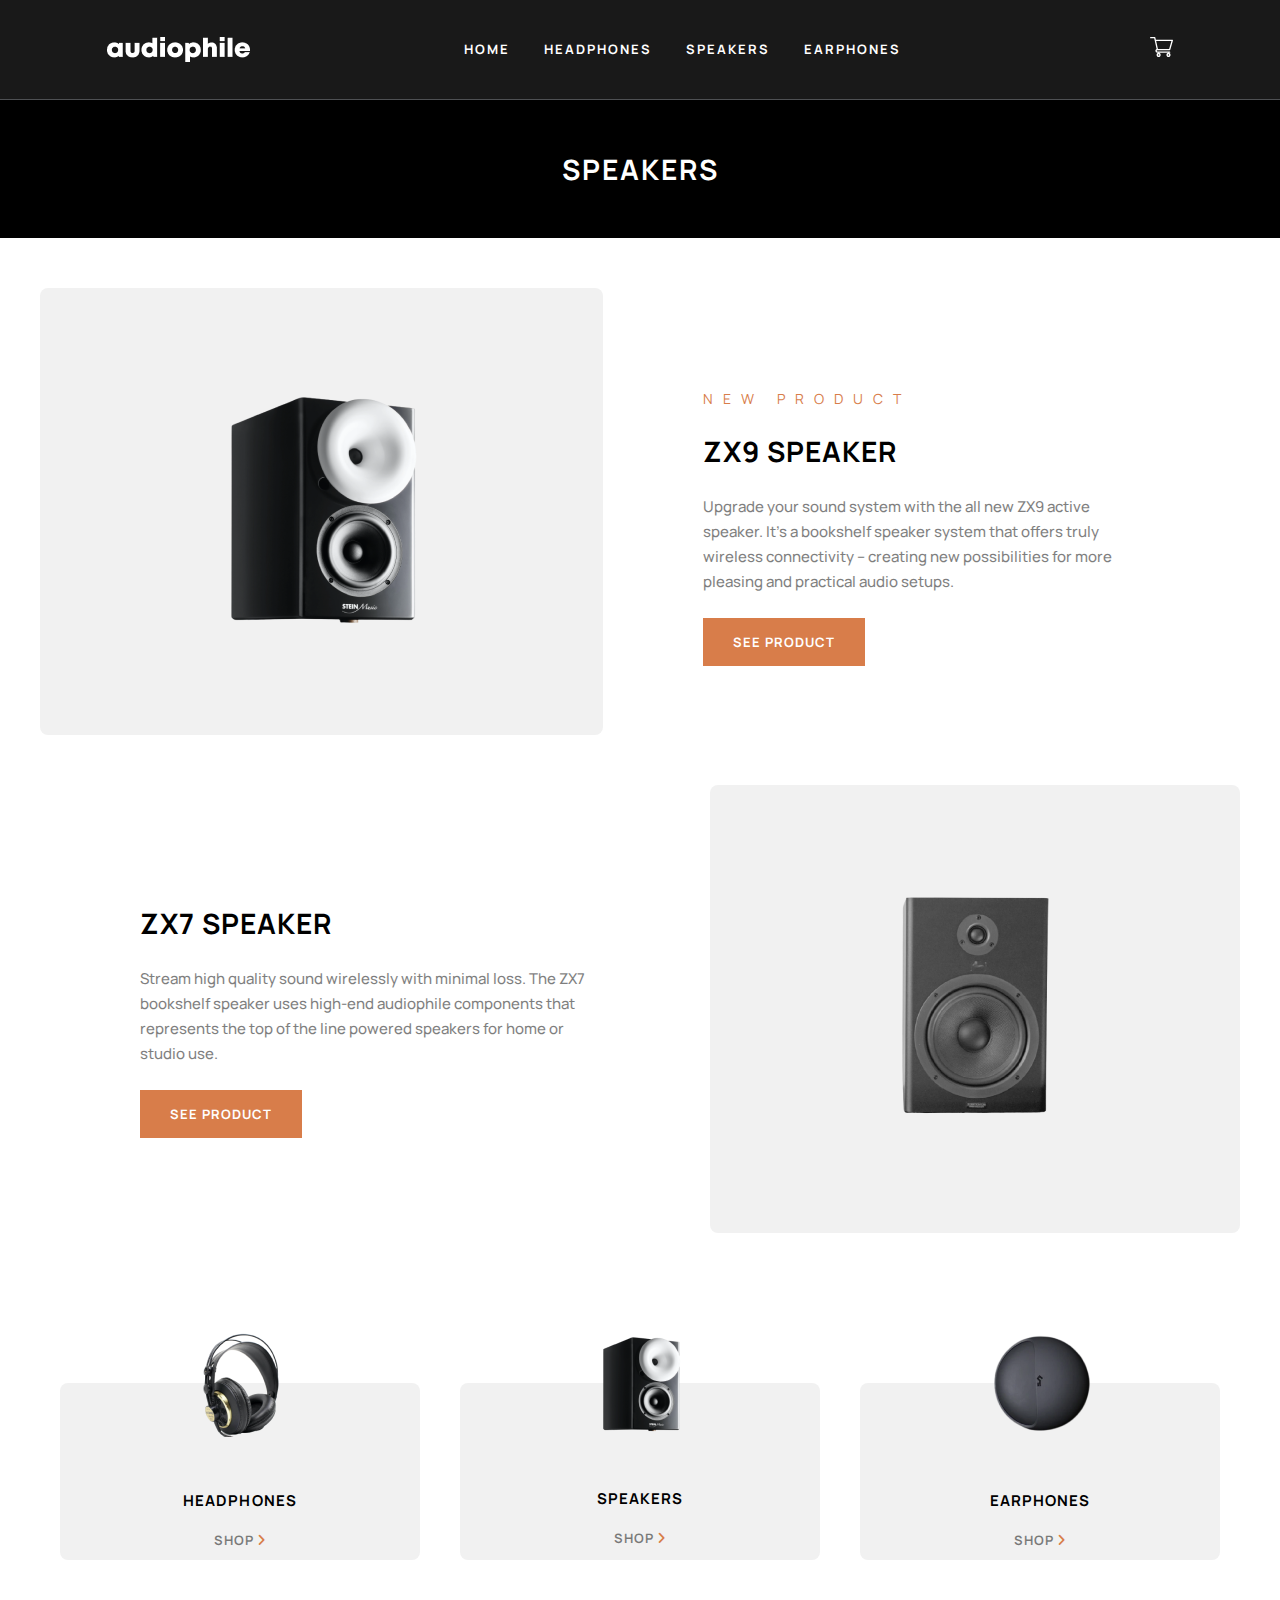
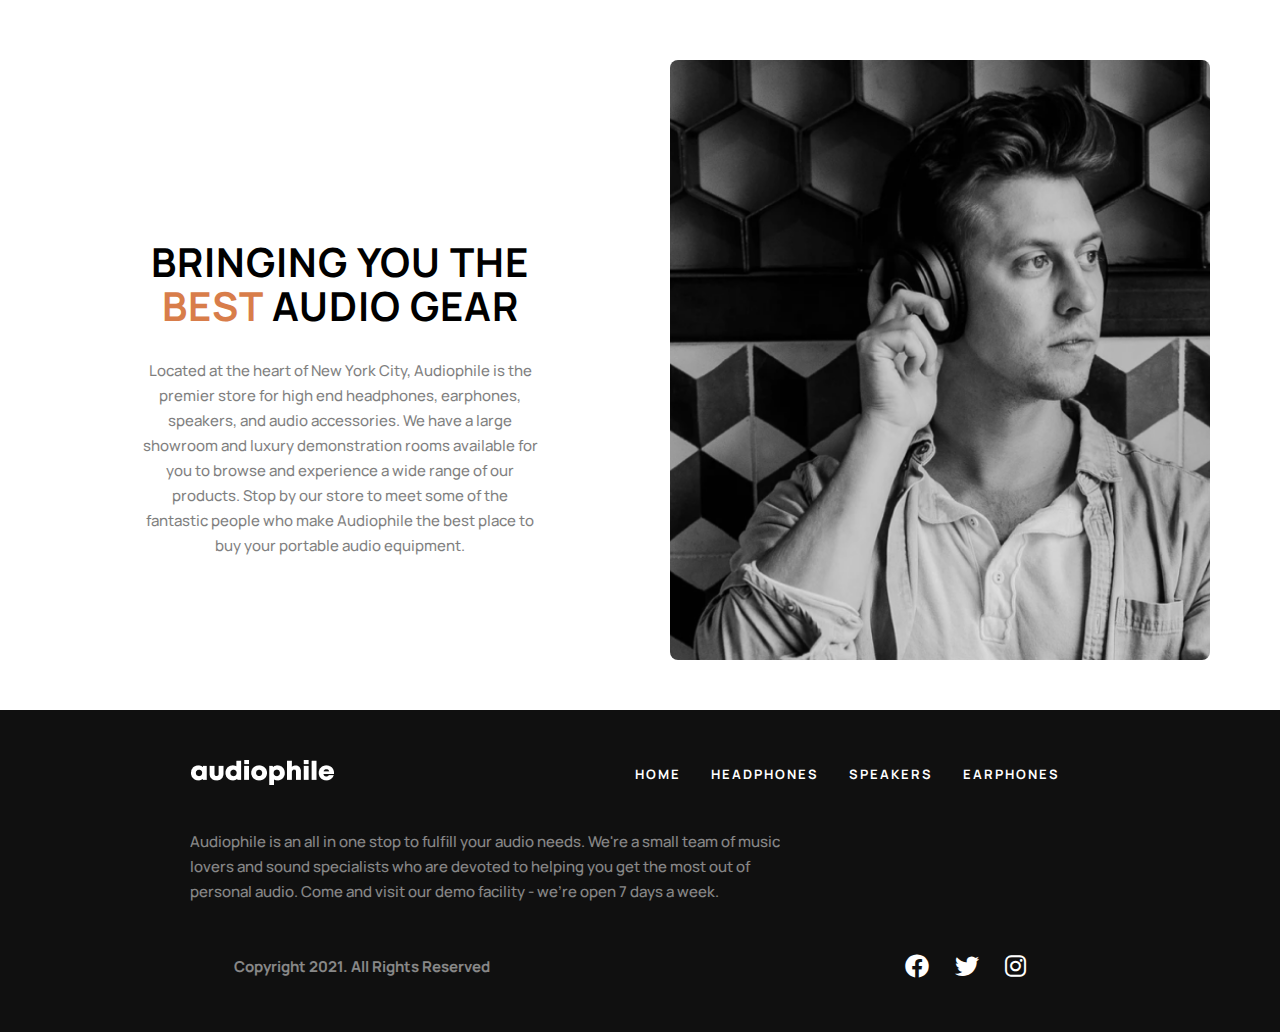
<file: speakers.html>
<!DOCTYPE html>
<html lang="en">
<head>
    <meta charset="UTF-8">
    <meta http-equiv="X-UA-Compatible" content="IE=edge">
    <meta name="viewport" content="width=device-width, initial-scale=1.0">
    <title>audiophile</title>
    <link rel="stylesheet" href="./cssCodes/normalize.css">
    <link rel="stylesheet" href="./cssCodes/speakers.css">
    <link rel="stylesheet" href="./fontawesome/css/all.min.css">
    <link rel="stylesheet" href="./fontawesome/js/all.min.js">
    <link rel="preconnect" href="https://fonts.googleapis.com">
    <link rel="preconnect" href="https://fonts.gstatic.com" crossorigin>
    <link href="https://fonts.googleapis.com/css2?family=Manrope:wght@400;500;700&display=swap" rel="stylesheet">
</head>
<body>
    <!-- Header section -->
    <div class="container">
        <header class="site-header">
            <nav class="site-nav flex">
                <div class="site-nav__bars">
                    <div class="hamburger-menu">
                        <input id="menu__toggle" type="checkbox" />
                        <label class="menu__btn" for="menu__toggle">
                            <span></span>
                        </label>
                        <ul class="menu__box">
                            <div class="product-card card-nav">
                                <img class="product-card__image card-nav__image" src="./images/mobile/home/tablet-headphones.png" alt="Image">
                                <h4 class="pruduct-card__heading">Headphones</h4>
                                <a class="product-card-link" href="headphones.html">
                                    shop
                                    <span class="fa-solid fa-angle-right product-card-right"></span>
                                </a>
                            </div>
                            <div class="product-card card-nav">
                                <img class="product-card__image card-nav__image" src="./images/mobile/home/tablet-speakers.png" alt="Image">
                                <h4 class="pruduct-card__heading">Speakers</h4>
                                <a class="product-card-link" href="speakers.html">
                                    shop
                                    <span class="fa-solid fa-angle-right product-card-right"></span>
                                </a>
                            </div>
                            <div class="product-card card-nav">
                                <img class="product-card__image card-nav__image" src="./images/mobile/home/tablet-earphones.png" alt="Image">
                                <h4 class="pruduct-card__heading">Earphones</h4>
                                <a class="product-card-link" href="earphones.html">
                                    shop
                                    <span class="fa-solid fa-angle-right product-card-right"></span>
                                </a>
                            </div>
                        </ul>
                        </div>
                </div>
                <img src="./images/desktop/home/logo-audiophile.png" alt="Image">
                <div class="site-nav__links">
                    <ul class="site-nav__list flex">
                        <li class="site-nav__item">
                            <a class="site-nav__link" href="index.html">Home</a>
                        </li>
                        <li class="site-nav__item">
                            <a class="site-nav__link" href="headphones.html">Headphones</a>
                        </li>
                        <li class="site-nav__item">
                            <a class="site-nav__link" href="speakers.html">Speakers</a>
                        </li>
                        <li class="site-nav__item">
                            <a class="site-nav__link" href="earphones.html">Earphones</a>
                        </li>
                    </ul>
                </div>
                <div>
                    <img src="./images/desktop/home/cart-shopping.svg" alt="Image">
                </div>
            </nav>
        </header>
    </div>
    <!-- /Header section -->

    <!-- Headphones main section -->
    <section class="main-headphone">
        <div class="container main-bg">
            <h2 class="main-headphone__heading">Speakers</h2>
        </div>
    </section>
    <!-- /Headphones main section -->

    <!-- Headphone types section -->
    <div class="container">
        <section class="headphone-types">
            <div class="headphone-type">
                <div class="type-image">
                    <img src="./images/mobile/speakers/zx9-tablet.png" alt="Image">
                </div>
                <div class="type-text">
                    <h4 class="type-new__heading">NEW PRODUCT</h4>
                    <h2 class="type-heading">ZX9
                        speaker</h2>
                    <p class="type-title">Upgrade your sound system with the all new ZX9 active speaker. It’s a bookshelf speaker system that offers truly wireless connectivity -- creating new possibilities for more pleasing and practical audio setups.</p>
                    <button class="button">
                        <a href="speaker1detail.html" class="btn-link">See product</a>
                    </button>
                </div>
            </div>
            <div class="headphone-type mark1-type">
                <div class="type-image">
                    <img src="./images/mobile/speakers/zx7-tablet.png" alt="Image">
                </div>
                <div class="type-text">
                    <h2 class="type-heading">ZX7
                        SPEAKER</h2>
                    <p class="type-title">Stream high quality sound wirelessly with minimal loss. The ZX7 bookshelf speaker uses high-end audiophile components that represents the top of the line powered speakers for home or studio use.</p>
                    <button class="button">
                        <a href="speaker2detail.html" class="btn-link">See product</a>
                    </button>
                </div>
            </div>
        </section>
    </div>
    <!-- /Headphone types section -->
    
    <!-- Products section -->
    <div class="container">
        <section class="products-section">
            <div class="product-card">
                <img class="product-card__image" src="./images/mobile/home/tablet-headphones.png" alt="Image">
                <h4 class="pruduct-card__heading">Headphones</h4>
                <a class="product-card-link" href="headphones.html">
                    shop
                    <span class="fa-solid fa-angle-right product-card-right"></span>
                </a>
            </div>
            <div class="product-card">
                <img class="product-card__image" src="./images/mobile/home/tablet-speakers.png" alt="Image">
                <h4 class="pruduct-card__heading">Speakers</h4>
                <a class="product-card-link" href="speakers.html">
                    shop
                    <span class="fa-solid fa-angle-right product-card-right"></span>
                </a>
            </div>
            <div class="product-card">
                <img class="product-card__image" src="./images/mobile/home/tablet-earphones.png" alt="Image">
                <h4 class="pruduct-card__heading">Earphones</h4>
                <a class="product-card-link" href="earphones.html">
                    shop
                    <span class="fa-solid fa-angle-right product-card-right"></span>
                </a>
            </div>
        </section>
    </div>
    <!-- /Products section -->

    <!-- Location section -->
    <div class="container">
        <div class="location-section">
            <div class="location-man__image"></div>
            <div class="location-text">
                <h3 class="location-heading">Bringing you the <span class="location-heading__best"> best</span> audio gear</h3>
                <p class="location-title">Located at the heart of New York City, Audiophile is the premier store for high end headphones, earphones, speakers, and audio accessories. We have a large showroom and luxury demonstration rooms available for you to browse and experience a wide range of our products. Stop by our store to meet some of the fantastic people who make Audiophile the best place to buy your portable audio equipment.</p>
            </div>
        </div>
    </div>
    <!-- /Location section -->

    <!-- Footer section -->
    <footer class="footer-section">
        <div class="container footer-bg">
            <div class="footer-links">
                <div class="footer-logo">
                    <img src="./images/mobile/home/logo-audiophile.png" alt="Image">
                </div>
                <ul class="footer-list">
                    <li class="footer-item">
                        <a href="index.html" class="footer-link">Home</a>
                    </li>
                    <li class="footer-item">
                        <a href="headphones.html" class="footer-link">headphones</a>
                    </li>
                    <li class="footer-item">
                        <a href="speakers.html" class="footer-link">Speakers</a>
                    </li>
                    <li class="footer-item">
                        <a href="earphones.html" class="footer-link">Earphones</a>
                    </li>
                </ul>
            </div>
            <div class="footer-text">
                <p class="footer-title">Audiophile is an all in one stop to fulfill your audio needs. We're a small team of music lovers and sound specialists who are devoted to helping you get the most out of personal audio. Come and visit our demo facility - we’re open 7 days a week.</p>
            </div>
            <div class="footer-bottom">
                <p class="footer-copyright">Copyright 2021. All Rights Reserved</p>
                <div class="footer-icons">
                    <a href="#" class="footer-icon__link">
                        <i class="fa-brands fa-facebook"></i>
                    </a>
                    <a href="#" class="footer-icon__link">
                        <i class="fa-brands fa-twitter"></i>
                    </a>
                    <a href="#" class="footer-icon__link">
                        <i class="fa-brands fa-instagram"></i>
                    </a>
                </div>
            </div>
        </div>
    </footer>
    <!-- /Footer section -->
</body>
</html>
</file>
<file: cssCodes/main.css>
@import url('https://fonts.googleapis.com/css2?family=Manrope:wght@400;500;700&display=swap');

* {
    margin: 0 auto;
    padding: 0;
    box-sizing: border-box;
}
.container {
    width: 1200px;
    margin: 0 auto;
    padding: 0;
}
.flex {
    display: flex;
    align-items: center;
}

/* - - - Header section - - - */
.site-nav {
    position: fixed;
    top: 0;
    left: 0;
    right: 0;
    z-index: 1000;
    height: 100px;
    justify-content: space-around;
    background-color: #191919;
    border-bottom: 1px solid rgba(118, 121, 126, 0.576);
}
.site-nav__list {
    list-style-type: none;
}
.site-nav__item {

}
.site-nav__link {
    font-family: 'Manrope';
    font-weight: 700;
    font-size: 13px;
    line-height: 25px;
    text-transform: uppercase;
    letter-spacing: 2px;
    color: #FFFFFF;
    text-decoration: none;
    padding-right: 34px;
}
.site-nav__link:hover {
    color: #D87D4A;
}
.site-nav__bars {
    color: #FFFFFF;
}
/* - - - /Header section - - - */

/* - - - Main section - - - */
.main-page {
    margin-top: 20px;
    width: 100%;
    height: 632px;
}
.main-page__info {
    font-family: 'Manrope';
    font-weight: 400;
    font-size: 14px;
    letter-spacing: 10px;
    text-transform: uppercase;
    color: #FFFFFF;
    opacity: 0.5;
    padding-top: 210px;
}
.main-page__heading {
    font-family: 'Manrope';
    font-weight: 700;
    text-transform: uppercase;
    color: #FFFFFF;
}
.main-page__title {
    font-family: 'Manrope';
    font-style: normal;
    font-weight: 500;
    font-size: 15px;
    line-height: 25px;
    color: #FFFFFF;
    opacity: 0.75;
}
.button {
    font-family: 'Manrope';
    font-style: normal;
    font-weight: 700;
    font-size: 13px;
    line-height: 18px;
    letter-spacing: 1px;
    text-transform: uppercase;
    padding: 15px 30px;
    border: none;
    background-color: #D87D4A;
}
.button:hover {
    font-family: 'Manrope';
    font-style: normal;
    font-weight: 700;
    font-size: 13px;
    line-height: 18px;
    letter-spacing: 1px;
    text-transform: uppercase;
    padding: 15px 30px;
    cursor: pointer;
    border: none;
    background-color: #FBAF85;
    transition: all 0.5s;
}
.btn-link {
    text-decoration: none;
    color: #FFFFFF;
}
/* - - - /Main section - - - */

/* - - - Products section - - - */
.products-section {
    padding: 50px 0;
}
.product-card {
    text-align: center;
    background: #F1F1F1;
    border-radius: 8px;
    /* height: 0 auto; */
    padding-bottom: 22px;
    margin-top: 60px;
}
.product-card__image {
    position: relative;
    top: -50px;
}
.pruduct-card__heading {
    font-family: 'Manrope';
    font-weight: 700;
    font-size: 15px;
    line-height: 20px;
    letter-spacing: 1.07143px;
    text-transform: uppercase;
    color: #000000;
    margin-bottom: 20px;
}
.product-card-link {
    font-family: 'Manrope';
    font-weight: 700;
    font-size: 13px;
    line-height: 18px;
    letter-spacing: 1px;
    text-transform: uppercase;
    color: #00000080;
    text-decoration: none;
}
.product-card-link:hover {
    color: #D87D4A;
}
.product-card-right {
    color: #D87D4A;
}
/* - - - /Products section - - - */
/* - - - ZX9 Speaker section section - - - */
.zx9speaker-section {
    margin-top: 60px;
    border-radius: 8px;
    margin-bottom: 40px;
}
.zx9speaker-heading {
    font-family: 'Manrope';
    font-weight: 700;
    font-size: 36px;
    line-height: 40px;
    letter-spacing: 1.28571px;
    text-transform: uppercase;
    color: #FFFFFF;
}
.zx9speaker-title {
    font-family: 'Manrope';
    font-style: normal;
    font-weight: 500;
    font-size: 15px;
    line-height: 25px;
    color: #FFFFFF;
    opacity: 0.75;
}
.zx9-button {
    background-color: #000000;
}
.zx9-button:hover {
    background-color: #4C4C4C;
}
/* - - - /ZX9 Speaker section - - - */
/* - - - ZX7 Speaker section - - - */
.zx7speaker-section {
    margin: 50px 0;
    border-radius: 8px;
}
.zx7speaker-heading {
    font-family: 'Manrope';
    font-weight: 700;
    font-size: 28px;
    line-height: 38px;
    letter-spacing: 2px;
    text-transform: uppercase;
    color: #000000;
}
.zx7-button {
    background-color: transparent;
    border: 1px solid #000000;
}
.zx7-button:hover {
    background-color: #000000;
    border: 1px solid #000000;
    color: #FFFFFF;
}
.zx7-btn__link {
    color: #000000;
}
.zx7-btn__link:hover {
    color: #FFFFFF;
}
/* - - - /ZX7 Speaker section - - - */

/* - - - YX1 Earphone section - - - */
.yx1earphone-section {
    margin: 50px 0;
}
.yx1-heading {
    font-family: 'Manrope';
    font-weight: 700;
    font-size: 28px;
    line-height: 38px;
    letter-spacing: 2px;
    text-transform: uppercase;
    color: #000000;
}
.yx1-button {
    background-color: transparent;
    border: 1px solid #000000;
}
.yx1-button:hover {
    background-color: #000000;
    border: 1px solid #000000;
}
.yx1-btn__link {
    color: #000000;
}
.yx1-btn__link:hover {
    color: #FFFFFF;
}
.yx1-text {
    padding: 40px 30px;
    background-color: #F1F1F1;
    border-radius: 8px;
}
/* - - - /YX1 Earphone section - - - */

/* - - - Location section - - - */
.location-section {
    margin: 50px 0;
}
.location-heading {
    font-family: 'Manrope';
    font-weight: 700;
    font-size: 28px;
    line-height: 38px;
    text-align: center;
    letter-spacing: 1px;
    text-transform: uppercase;
    color: #000000;
}
.location-heading__best {
    color: #D87D4A;
}
.location-title {
    font-family: 'Manrope';
    font-weight: 500;
    font-size: 15px;
    line-height: 25px;
    text-align: center;
    color: #000000;
    opacity: 0.5;
}
/* - - - /Location section - - - */

/* - - - Footer section - - - */
.footer-section {
    background-color: #101010;
    margin-top: 50px;
}
.footer-bg {
    background-color: #101010;
    padding: 50px 0;
}
.footer-links {
    padding-top: 50px;
}
.footer-list {
    list-style-type: none;
}
.footer-link {
    font-family: 'Manrope';
    font-weight: 700;
    font-size: 13px;
    line-height: 25px;
    letter-spacing: 2px;
    text-transform: uppercase;
    color: #FFFFFF;
    text-decoration: none;
}
.footer-link:hover {
    color: #D87D4A;
}
.footer-title {
    font-family: 'Manrope';
    font-weight: 500;
    font-size: 15px;
    line-height: 25px;
    color: #FFFFFF;
    opacity: 0.5;
}
.footer-copyright {
    font-family: 'Manrope';
    font-style: normal;
    font-weight: 700;
    font-size: 15px;
    line-height: 25px;
    color: #FFFFFF;
    opacity: 0.5;
}
.footer-icon__link {
    text-decoration: none;
    color: #FFFFFF;
    font-size: 24px;
}
.footer-icon__link:hover {
    text-decoration: none;
    color: #D87D4A;
    font-size: 24px;
}
.footer-icons {
    padding-bottom: 50px;
}
/* - - - /Footer section - - - */





@media (max-width:375px) {
    .container {
        width: 370px;
        margin: 0 auto;
        padding: 0;
    }
    .site-nav__links {
        display: none;
    }

    #menu__toggle {
        opacity: 0;
    }
    #menu__toggle:checked + .menu__btn > span {
        transform: rotate(45deg);
    }
    #menu__toggle:checked + .menu__btn > span::before {
        top: 0;
        transform: rotate(0deg);
    }
    #menu__toggle:checked + .menu__btn > span::after {
        top: 0;
        transform: rotate(90deg);
    }
    #menu__toggle:checked ~ .menu__box {
        left: 0 !important;
    }
    .menu__btn {
        position: fixed;
        top: 50px;
        left: 20px;
        width: 26px;
        height: 26px;
        cursor: pointer;
        z-index: 10;
    }
    .menu__btn > span,
    .menu__btn > span::before,
    .menu__btn > span::after {
        display: block;
        position: absolute;
        width: 100%;
        height: 2px;
        background-color: #616161;
        transition-duration: .25s;
    }
    .menu__btn > span::before {
        content: '';
        top: -8px;
    }
    .menu__btn > span::after {
        content: '';
        top: 8px;
    }
    .menu__box {
        display: block;
        position: fixed;
        top: 100px;
        left: -100%;
        width: 100vw;
        height: 100vh;
        list-style: none;
        background-color: #FFFFFF;
        box-shadow: 2px 2px 6px rgba(0, 0, 0, .4);
        transition-duration: .25s;
    }
    .menu__item {
        display: block;
        text-decoration: none;
        transition-duration: .25s;
    }
    .menu__item:hover {
        background-color: #CFD8DC;
    }
    .card-nav {
        width: 80%;
        padding-top: 30px;
    }
    .card-nav__image {
        display: none;
    }


    .main-section {
        background-color: #121212;
    }
    .main-page {
        height: 100vh;
        background: url(../images/mobile/home/mobile-main-bg.png), #191919;
        background-repeat: no-repeat;
        background-size: cover;
        background-position-x: center;
    }
    
    .main-page__text {
        text-align: center;
    }
    .main-page__heading {
        font-size: 36px;
        line-height: 40px;
        letter-spacing: 1.28571px;
    }
    .button {
        margin-top: 28px;
    }
    .zx9speaker-section {
        background: url(../images/mobile/home/zx9-speaker-phone.png), #D87D4A;
        background-repeat: no-repeat;
        background-position: center top;
        background-size: contain;
        padding: 340px 24px 55px;
    }
    .zx9speaker-title {
        margin-top: 24px;
    }
    .zx9speaker-section {
        text-align: center;
    }
    .zx7speaker-section {
        background: url(../images/mobile/home/zx7-mobile.png), #D5D5D5;
        background-repeat: no-repeat;
        background-position: right;
        background-size: cover;
        padding: 100px 30px;
    }
    .yx1-image {
        background: url(../images/mobile/home/yx1-mobile.png);
        background-repeat: no-repeat;
        background-position: center top;
        background-size: cover;
        padding: 150px 50px;
        border-radius: 8px;
    }
    .yx1-text {
        margin: 10px 0;
    }
    .location-man__image {
        background: url(../images/mobile/home/mobile-man.png);
        background-repeat: no-repeat;
        background-size: cover;
        padding: 200px 100px;
        border-radius: 8px;
    }
    .location-heading {
        padding: 30px 20px;
    }
    .location-title {
        padding: 0 20px;
    }
    .footer-links {
        text-align: center;
        margin-bottom: 40px;
    }
    .footer-item {
        margin: 15px 0;
    }
    .footer-logo {
        padding-bottom: 20px;
    }
    .footer-title {
        text-align: center;
        padding: 0 20px;
    }
    .footer-copyright {
        text-align: center;
        margin: 50px 0;
    }
    .footer-icons {
        text-align: center;
    }
    .footer-icon__link {
        padding: 0 10px;
    }
}
@media (min-width:376px) and (max-width:768px) {
    .container {
        width: 720px;
        margin: 0 auto;
        padding: 0;
    }

    #menu__toggle {
        opacity: 0;
    }
    #menu__toggle:checked + .menu__btn > span {
        transform: rotate(45deg);
    }
    #menu__toggle:checked + .menu__btn > span::before {
        top: 0;
        transform: rotate(0deg);
    }
    #menu__toggle:checked + .menu__btn > span::after {
        top: 0;
        transform: rotate(90deg);
    }
    #menu__toggle:checked ~ .menu__box {
        left: 0 !important;
    }
    .menu__btn {
        position: fixed;
        top: 50px;
        left: 20px;
        width: 26px;
        height: 26px;
        cursor: pointer;
        z-index: 10;
    }
    .menu__btn > span,
    .menu__btn > span::before,
    .menu__btn > span::after {
        display: block;
        position: absolute;
        width: 100%;
        height: 2px;
        background-color: #616161;
        transition-duration: .25s;
    }
    .menu__btn > span::before {
        content: '';
        top: -8px;
    }
    .menu__btn > span::after {
        content: '';
        top: 8px;
    }
    .menu__box {
        display: flex;
        position: fixed;
        top: 100px;
        left: -100%;
        width: 100vw;
        height: 55vh;
        list-style: none;
        background-color: #FFFFFF;
        box-shadow: 2px 2px 6px rgba(0, 0, 0, .4);
        transition-duration: .25s;
        padding: 50px 0px;
    }
    .menu__item {
        display: block;
        text-decoration: none;
        transition-duration: .25s;
    }
    .menu__item:hover {
        background-color: #CFD8DC;
    }
    .card-nav {
        width: 30%;
    }

    .site-nav__links {
        display: none;
    }
    .main-section {
        background-color: #121212;
    }
    .main-page {
        height: 100vh;
        background: url(../images/tablet/home/tablet-main-bg.png), #191919;
        background-repeat: no-repeat;
        background-size: cover;
    }
    .main-page__text {
        text-align: center;
    }
    .main-page__heading {
        font-size: 56px;
        line-height: 58px;
    }
    .button {
        margin-top: 40px;
    }
    .products-section {
        display: flex;
    }
    .product-card {
        width: 33%;
        padding-bottom: 10px;
        margin: 0 5px;
        margin-top: 50px;
    }
    .zx9speaker-section {
        background: url(../images/tablet/home/zx9-speaker-tablet.png), #D87D4A;
        background-repeat: no-repeat;
        background-position: center top;
        background-size: cover;
        padding: 340px 24px 55px;
    }
    .zx9speaker-heading {
        margin-top: 300px;
        font-size: 56px;
        line-height: 58px;
    }
    .zx9speaker-title {
        margin-top: 24px;
    }
    .zx9-button {
        margin-top: 40px;
    }
    .zx9speaker-section {
        text-align: center;
    }
    .zx7speaker-section {
        background: url(../images/tablet/home/zx7-tablet.png), #D5D5D5;
        background-repeat: no-repeat;
        background-position: right;
        background-size: cover;
        padding: 100px;
    }
    .yx1earphone-section {
        display: flex;
        justify-content: space-between;
    }
    .yx1-image {
        background: url(../images/tablet/home/yx1-tablet.png);
        background-repeat: no-repeat;
        background-size: cover;
        padding: 160px 160px;
        border-radius: 8px;
    }
    .location-man__image {
        background: url(../images/tablet/home/tablet-man.png);
        background-repeat: no-repeat;
        background-size: cover;
        padding: 200px 100px;
        border-radius: 8px;
    }
    .location-heading {
        font-size: 40px;
        line-height: 44px;
        padding: 30px 90px;
    }
    .location-title {
        padding: 0 70px;
    }
    .footer-links {
        margin-bottom: 40px;
    }
    .footer-logo {
        padding-bottom: 20px;
    }
    .footer-list {
        float: left;
        display: flex;
    }
    .footer-item {
        padding-right: 30px;
    }
    .footer-title {
        padding-right: 25px;
    }
    .footer-bottom {
        display: flex;
        margin-top: 50px;
        justify-content: space-between;
    }
    .footer-icon__link {
        padding-right: 20px;
    }
}
@media (min-width:769px) and (max-width:1440px) {
    .container {
        width: 1200px;
        margin: 0 auto;
        padding: 0;
    }
    .site-nav__links {
        display: flex;
    }
    .site-nav__bars {
        display: none;
    }
    .main-section {
        background-color: #0E0E0E;
    }
    .main-page {
        height: 100vh;
        background: url(../images/desktop/home/main-page-headphone-desktop.png);
        background-repeat: no-repeat;
        background-size: contain;
        background-position: right;
    }
    .main-page__heading {
        font-size: 56px;
        line-height: 58px;
    }
    .button {
        margin-top: 40px;
    }
    .products-section {
        display: flex;
    }
    .product-card {
        width: 30%;
        padding-bottom: 10px;
        margin: 0 20px;
        margin-top: 50px;
    }
    .zx9speaker-section {
        background: url(../images/desktop/home/zx9-speaker-desktop.png), #D87D4A;
        background-repeat: no-repeat;
        background-position: left bottom;
        background-size: contain;
        padding: 140px 24px 55px;
    }
    .zx9speaker-heading {
        font-size: 56px;
        line-height: 58px;
    }
    .zx9speaker-title {
        margin-top: 24px;
    }
    .zx9-button {
        margin-top: 40px;
    }
    .zx9speaker-section {
        padding-left: 600px;
    }
    .zx7speaker-section {
        background: url(../images/desktop/home/zx7-speaker-desptop.png), #D5D5D5;
        background-repeat: no-repeat;
        background-position: right;
        background-size: cover;
        padding: 100px;
    }
    .yx1earphone-section {
        display: flex;
        justify-content: space-between;
    }
    .yx1-image {
        background: url(../images/mobile/home/yx1-mobile.png);
        background-repeat: no-repeat;
        background-position: center top;
        background-size: cover;
        padding: 160px 0;
        border-radius: 8px;
    }
    .yx1-image, .yx1-text {
        width: 49%;
    }
    .yx1-text {
        padding: 100px;
    }
    .location-section {
        display: flex;
        flex-direction: row-reverse;
    }
    .location-man__image {
        background: url(../images/desktop/home/desktop-man-earphone.png);
        background-repeat: no-repeat;
        background-size: cover;
        padding: 300px 0px;
        border-radius: 8px;
        width: 45%;
    }
    .location-text {
        width: 45%;
        align-items: center;
    }
    .location-heading {
        font-size: 40px;
        line-height: 44px;
        padding: 30px 40px;
        margin-top: 150px;
    }
    .location-title {
        padding: 0 70px;
    }
    .footer-links {
        display: flex;
        justify-content: space-between;
        align-items: center;
        margin-bottom: 40px;
    }
    .footer-list {
        display: flex;
    }
    .footer-item {
        padding-right: 30px;
    }
    .footer-title {
        margin-left: 150px;
        padding-right: 450px;
    }
    .footer-bottom {
        display: flex;
        margin-top: 50px;
        justify-content: space-between;
    }
    .footer-copyright {
        margin-right: 220px;
    }
    .footer-icon__link {
        padding-right: 20px;
    }
}
</file>
<file: cssCodes/earphones.css>
@import url('https://fonts.googleapis.com/css2?family=Manrope:wght@400;500;700&display=swap');

* {
    margin: 0 auto;
    padding: 0;
    box-sizing: border-box;
}
.container {
    width: 1200px;
    margin: 0 auto;
    padding: 0;
}
.flex {
    display: flex;
    align-items: center;
}

/* - - - Header section - - - */
.site-nav {
    position: fixed;
    top: 0;
    left: 0;
    right: 0;
    z-index: 1000;
    height: 100px;
    justify-content: space-around;
    background-color: #191919;
    border-bottom: 1px solid rgba(118, 121, 126, 0.576);
}
.site-nav__list {
    list-style-type: none;
}
.site-nav__item {

}
.site-nav__link {
    font-family: 'Manrope';
    font-weight: 700;
    font-size: 13px;
    line-height: 25px;
    text-transform: uppercase;
    letter-spacing: 2px;
    color: #FFFFFF;
    text-decoration: none;
    padding-right: 34px;
}
.site-nav__link:hover {
    color: #D87D4A;
}
.site-nav__bars {
    color: #FFFFFF;
}
/* - - - /Header section - - - */

/* - - - Main section - - - */
.main-headphone, .main-bg {
    background-color: #000000;
}
.main-headphone__heading {
    font-family: 'Manrope';
    font-weight: 700;
    font-size: 28px;
    line-height: 38px;
    text-align: center;
    letter-spacing: 2px;
    text-transform: uppercase;
    color: #FFFFFF;
    margin-top: 100px;
    padding: 50px 0;
}
.headphone-types, .headphone-type {
    margin: 50px 0;
}
.type-new__heading {
    font-family: 'Manrope';
    font-weight: 400;
    font-size: 14px;
    line-height: 19px;
    letter-spacing: 10px;
    text-transform: uppercase;
    color: #D87D4A;
    margin-top: 32px;
}
.type-heading {
    font-family: 'Manrope';
    font-weight: 700;
    font-size: 28px;
    line-height: 38px;
    letter-spacing: 1px;
    text-transform: uppercase;
    color: #000000;
    margin-top: 24px;
}
.type-title {
    font-family: 'Manrope';
    font-weight: 500;
    font-size: 15px;
    line-height: 25px;
    color: #000000;
    opacity: 0.5;
    margin: 24px 0;
}
.button {
    font-family: 'Manrope';
    font-style: normal;
    font-weight: 700;
    font-size: 13px;
    line-height: 18px;
    letter-spacing: 1px;
    text-transform: uppercase;
    padding: 15px 30px;
    border: none;
    background-color: #D87D4A;
}
.button:hover {
    font-family: 'Manrope';
    font-style: normal;
    font-weight: 700;
    font-size: 13px;
    line-height: 18px;
    letter-spacing: 1px;
    text-transform: uppercase;
    padding: 15px 30px;
    border: none;
    background-color: #FBAF85;
    transition: all 0.5s;
}
.btn-link {
    text-decoration: none;
    color: #FFFFFF;
}
/* - - - /Main section - - - */

/* - - - Products section - - - */
.products-section {
    padding: 50px 0;
}
.product-card {
    text-align: center;
    background: #F1F1F1;
    border-radius: 8px;
    /* height: 0 auto; */
    padding-bottom: 22px;
    margin-top: 60px;
}
.product-card__image {
    position: relative;
    top: -50px;
}
.pruduct-card__heading {
    font-family: 'Manrope';
    font-weight: 700;
    font-size: 15px;
    line-height: 20px;
    letter-spacing: 1.07143px;
    text-transform: uppercase;
    color: #000000;
    margin-bottom: 20px;
}
.product-card-link {
    font-family: 'Manrope';
    font-weight: 700;
    font-size: 13px;
    line-height: 18px;
    letter-spacing: 1px;
    text-transform: uppercase;
    color: #00000080;
    text-decoration: none;
}
.product-card-link:hover {
    color: #D87D4A;
}
.product-card-right {
    color: #D87D4A;
}
/* - - - /Products section - - - */

/* - - - Location section - - - */
.location-section {
    margin: 50px 0;
}
.location-heading {
    font-family: 'Manrope';
    font-weight: 700;
    font-size: 28px;
    line-height: 38px;
    text-align: center;
    letter-spacing: 1px;
    text-transform: uppercase;
    color: #000000;
}
.location-heading__best {
    color: #D87D4A;
}
.location-title {
    font-family: 'Manrope';
    font-weight: 500;
    font-size: 15px;
    line-height: 25px;
    text-align: center;
    color: #000000;
    opacity: 0.5;
}
/* - - - /Location section - - - */

/* - - - Footer section - - - */
.footer-section {
    background-color: #101010;
    margin-top: 50px;
}
.footer-bg {
    background-color: #101010;
    padding: 50px 0;
}
.footer-links {
    padding-top: 50px;
}
.footer-list {
    list-style-type: none;
}
.footer-link {
    font-family: 'Manrope';
    font-weight: 700;
    font-size: 13px;
    line-height: 25px;
    letter-spacing: 2px;
    text-transform: uppercase;
    color: #FFFFFF;
    text-decoration: none;
}
.footer-link:hover {
    color: #D87D4A;
}
.footer-title {
    font-family: 'Manrope';
    font-weight: 500;
    font-size: 15px;
    line-height: 25px;
    color: #FFFFFF;
    opacity: 0.5;
}
.footer-copyright {
    font-family: 'Manrope';
    font-style: normal;
    font-weight: 700;
    font-size: 15px;
    line-height: 25px;
    color: #FFFFFF;
    opacity: 0.5;
}
.footer-icon__link {
    text-decoration: none;
    color: #FFFFFF;
    font-size: 24px;
}
.footer-icon__link:hover {
    text-decoration: none;
    color: #D87D4A;
    font-size: 24px;
}
.footer-icons {
    padding-bottom: 50px;
}
/* - - - /Footer section - - - */





@media (max-width:375px) {
    .container {
        width: 370px;
        margin: 0 auto;
        padding: 0;
    }
    .site-nav__links {
        display: none;
    }

    #menu__toggle {
        opacity: 0;
    }
    #menu__toggle:checked + .menu__btn > span {
        transform: rotate(45deg);
    }
    #menu__toggle:checked + .menu__btn > span::before {
        top: 0;
        transform: rotate(0deg);
    }
    #menu__toggle:checked + .menu__btn > span::after {
        top: 0;
        transform: rotate(90deg);
    }
    #menu__toggle:checked ~ .menu__box {
        left: 0 !important;
    }
    .menu__btn {
        position: fixed;
        top: 50px;
        left: 20px;
        width: 26px;
        height: 26px;
        cursor: pointer;
        z-index: 10;
    }
    .menu__btn > span,
    .menu__btn > span::before,
    .menu__btn > span::after {
        display: block;
        position: absolute;
        width: 100%;
        height: 2px;
        background-color: #616161;
        transition-duration: .25s;
    }
    .menu__btn > span::before {
        content: '';
        top: -8px;
    }
    .menu__btn > span::after {
        content: '';
        top: 8px;
    }
    .menu__box {
        display: block;
        position: fixed;
        top: 100px;
        left: -100%;
        width: 100vw;
        height: 100vh;
        list-style: none;
        background-color: #FFFFFF;
        box-shadow: 2px 2px 6px rgba(0, 0, 0, .4);
        transition-duration: .25s;
    }
    .menu__item {
        display: block;
        text-decoration: none;
        transition-duration: .25s;
    }
    .menu__item:hover {
        background-color: #CFD8DC;
    }
    .card-nav {
        width: 80%;
        padding-top: 30px;
    }
    .card-nav__image {
        display: none;
    }

    .type-image {
        padding: 40px 75px 70px;
        background-color: #F1F1F1;
        border-radius: 8px;
        text-align: center;
    }
    .type-text {
        text-align: center;
    }
    .type-title {
        padding: 0 20px;
    }
    .location-man__image {
        background: url(../images/mobile/home/mobile-man.png);
        background-repeat: no-repeat;
        background-size: cover;
        padding: 200px 100px;
        border-radius: 8px;
    }
    .location-heading {
        padding: 30px 20px;
    }
    .location-title {
        padding: 0 20px;
    }
    .footer-links {
        text-align: center;
        margin-bottom: 40px;
    }
    .footer-item {
        margin: 15px 0;
    }
    .footer-logo {
        padding-bottom: 20px;
    }
    .footer-title {
        text-align: center;
        padding: 0 20px;
    }
    .footer-copyright {
        text-align: center;
        margin: 50px 0;
    }
    .footer-icons {
        text-align: center;
    }
    .footer-icon__link {
        padding: 0 10px;
    }
}
@media (min-width:376px) and (max-width:768px) {
    .container {
        width: 720px;
        margin: 0 auto;
        padding: 0;
    }

    #menu__toggle {
        opacity: 0;
    }
    #menu__toggle:checked + .menu__btn > span {
        transform: rotate(45deg);
    }
    #menu__toggle:checked + .menu__btn > span::before {
        top: 0;
        transform: rotate(0deg);
    }
    #menu__toggle:checked + .menu__btn > span::after {
        top: 0;
        transform: rotate(90deg);
    }
    #menu__toggle:checked ~ .menu__box {
        left: 0 !important;
    }
    .menu__btn {
        position: fixed;
        top: 50px;
        left: 20px;
        width: 26px;
        height: 26px;
        cursor: pointer;
        z-index: 10;
    }
    .menu__btn > span,
    .menu__btn > span::before,
    .menu__btn > span::after {
        display: block;
        position: absolute;
        width: 100%;
        height: 2px;
        background-color: #616161;
        transition-duration: .25s;
    }
    .menu__btn > span::before {
        content: '';
        top: -8px;
    }
    .menu__btn > span::after {
        content: '';
        top: 8px;
    }
    .menu__box {
        display: flex;
        position: fixed;
        top: 100px;
        left: -100%;
        width: 100vw;
        height: 55vh;
        list-style: none;
        background-color: #FFFFFF;
        box-shadow: 2px 2px 6px rgba(0, 0, 0, .4);
        transition-duration: .25s;
        padding: 50px 0px;
    }
    .menu__item {
        display: block;
        text-decoration: none;
        transition-duration: .25s;
    }
    .menu__item:hover {
        background-color: #CFD8DC;
    }
    .card-nav {
        width: 30%;
    }

    .site-nav__links {
        display: none;
    }
    .type-image {
        padding: 40px 75px 70px;
        background-color: #F1F1F1;
        border-radius: 8px;
        text-align: center;
    }
    .type-text {
        text-align: center;
    }
    .type-heading {
        font-size: 40px;
        padding: 0 100px;
    }
    .type-title {
        padding: 0 80px;
    }
    .products-section {
        display: flex;
    }
    .product-card {
        width: 33%;
        padding-bottom: 10px;
        margin: 0 5px;
        margin-top: 50px;
    }
    .location-man__image {
        background: url(../images/tablet/home/tablet-man.png);
        background-repeat: no-repeat;
        background-size: cover;
        padding: 200px 100px;
        border-radius: 8px;
    }
    .location-heading {
        font-size: 40px;
        line-height: 44px;
        padding: 30px 90px;
    }
    .location-title {
        padding: 0 70px;
    }
    .footer-links {
        margin-bottom: 40px;
    }
    .footer-logo {
        padding-bottom: 20px;
    }
    .footer-list {
        float: left;
        display: flex;
    }
    .footer-item {
        padding-right: 30px;
    }
    .footer-title {
        padding-right: 25px;
    }
    .footer-bottom {
        display: flex;
        margin-top: 50px;
        justify-content: space-between;
    }
    .footer-icon__link {
        padding-right: 20px;
    }
}
@media (min-width:769px) and (max-width:1440px) {
    .container {
        width: 1200px;
        margin: 0 auto;
        padding: 0;
    }
    .site-nav__links {
        display: flex;
    }
    .site-nav__bars {
        display: none;
    }
    .headphone-type {
        display: flex;
        align-items: center;
    }
    .type-image {
        background-color: #F1F1F1;
        border-radius: 8px;
        padding: 100px 180px;
    }
    .type-text {
        padding: 0 100px;
    }
    .mark1-type {
        flex-direction: row-reverse;
    }
    .products-section {
        display: flex;
    }
    .product-card {
        width: 30%;
        padding-bottom: 10px;
        margin: 0 20px;
        margin-top: 50px;
    }
    .location-section {
        display: flex;
        flex-direction: row-reverse;
    }
    .location-man__image {
        background: url(../images/desktop/home/desktop-man-earphone.png);
        background-repeat: no-repeat;
        background-size: cover;
        padding: 300px 0px;
        border-radius: 8px;
        width: 45%;
    }
    .location-text {
        width: 45%;
        align-items: center;
    }
    .location-heading {
        font-size: 40px;
        line-height: 44px;
        padding: 30px 40px;
        margin-top: 150px;
    }
    .location-title {
        padding: 0 70px;
    }
    .footer-links {
        display: flex;
        justify-content: space-between;
        align-items: center;
        margin-bottom: 40px;
    }
    .footer-list {
        display: flex;
    }
    .footer-item {
        padding-right: 30px;
    }
    .footer-title {
        margin-left: 150px;
        padding-right: 450px;
    }
    .footer-bottom {
        display: flex;
        margin-top: 50px;
        justify-content: space-between;
    }
    .footer-copyright {
        margin-right: 220px;
    }
    .footer-icon__link {
        padding-right: 20px;
    }
}
</file>
<file: cssCodes/earphone1.css>
@import url('https://fonts.googleapis.com/css2?family=Manrope:wght@400;500;700&display=swap');

* {
    margin: 0 auto;
    padding: 0;
    box-sizing: border-box;
}
.container {
    width: 1200px;
    margin: 0 auto;
    padding: 0;
}
.flex {
    display: flex;
    align-items: center;
}
.back-link {
    margin-top: 100px;
    padding: 30px 0;
}
.go-back__link {
    font-family: 'Manrope';
    font-weight: 500;
    font-size: 15px;
    line-height: 25px;
    color: #000000;
    text-decoration: none;
    opacity: 0.5;
}

/* - - - Header section - - - */
.site-nav {
    position: fixed;
    top: 0;
    left: 0;
    right: 0;
    z-index: 1000;
    height: 100px;
    justify-content: space-around;
    background-color: #191919;
    border-bottom: 1px solid rgba(118, 121, 126, 0.576);
}
.site-nav__list {
    list-style-type: none;
}
.site-nav__item {

}
.site-nav__link {
    font-family: 'Manrope';
    font-weight: 700;
    font-size: 13px;
    line-height: 25px;
    text-transform: uppercase;
    letter-spacing: 2px;
    color: #FFFFFF;
    text-decoration: none;
    padding-right: 34px;
}
.site-nav__link:hover {
    color: #D87D4A;
}
.site-nav__bars {
    color: #FFFFFF;
}
/* - - - /Header section - - - */

/* - - - Headphone card section - - - */
.headphone-card__section {
    margin: 50px 0;
}
.card-image {
    background-color: #F1F1F1;
    border-radius: 8px;
    padding: 50px;
    text-align: center;
}
.card-new__heading {
    font-family: 'Manrope';
    font-weight: 400;
    font-size: 14px;
    line-height: 19px;
    letter-spacing: 10px;
    text-transform: uppercase;
    color: #D87D4A;
    margin: 24px 0;
}
.card-heading {
    font-family: 'Manrope';
    font-weight: 700;
    font-size: 28px;
    line-height: 38px;
    letter-spacing: 1px;
    text-transform: uppercase;
    color: #000000;
    margin-bottom: 24px;
}
.card-title {
    font-family: 'Manrope';
    font-weight: 500;
    font-size: 15px;
    line-height: 25px;
    color: #000000;
    opacity: 0.5;
    margin-bottom: 24px;
}
.card-price {
    font-family: 'Manrope';
    font-weight: 700;
    font-size: 18px;
    line-height: 25px;
    letter-spacing: 1.28571px;
    color: #000000;
    margin-bottom: 24px;
}
.card-amount {
    padding: 15px;
    background-color: #F1F1F1;
}
.card-amount__index {
    font-family: 'Manrope';
    font-weight: 700;
    font-size: 13px;
    padding: 20px;
    color: #000000;
}
.minus, .plus {
    opacity: 0.25;
}
.card-features {
    margin: 50px 0;
}
.card-feature__heading {
    font-family: 'Manrope';
    font-weight: 700;
    font-size: 24px;
    line-height: 36px;
    letter-spacing: 0.857143px;
    text-transform: uppercase;
    color: #000000;
    margin-top: 24px;
}
.card-feature__title {
    font-family: 'Manrope';
    font-weight: 500;
    font-size: 15px;
    line-height: 25px;
    color: #000000;
    opacity: 0.5;
    margin: 24px 0;
    padding-right: 40px;
}
.card-box__number {
    font-family: 'Manrope';
    font-weight: 700;
    font-size: 15px;
    line-height: 25px;
    color: #D87D4A;
    margin-right: 24px;
}
/* - - - /Headphone card section - - - */

/* - - - Main section - - - */
.button {
    font-family: 'Manrope';
    font-style: normal;
    font-weight: 700;
    font-size: 13px;
    line-height: 18px;
    letter-spacing: 1px;
    text-transform: uppercase;
    padding: 15px 30px;
    border: none;
    cursor: pointer;
    background-color: #D87D4A;
}
.button:hover {
    font-family: 'Manrope';
    font-style: normal;
    font-weight: 700;
    font-size: 13px;
    line-height: 18px;
    letter-spacing: 1px;
    text-transform: uppercase;
    padding: 15px 30px;
    border: none;
    background-color: #FBAF85;
    transition: all 0.5s;
}
.btn-link {
    text-decoration: none;
    color: #FFFFFF;
}
/* - - - /Main section - - - */

/* - - - More products section - - - */
.more-products {
    margin: 100px 0;
}
.more-products__heading {
    font-family: 'Manrope';
    font-weight: 700;
    font-size: 24px;
    line-height: 36px;
    text-align: center;
    letter-spacing: 0.857143px;
    text-transform: uppercase;
    color: #000000;
    margin-bottom: 60px;
}
.more-card {
    text-align: center;
}
.more-card__image {
    background-color: #F1F1F1;
    border-radius: 8px;
}
.more-card__heading {
    font-family: 'Manrope';
    font-weight: 700;
    font-size: 24px;
    line-height: 33px;
    text-align: center;
    letter-spacing: 1.71429px;
    text-transform: uppercase;
    color: #000000;
    margin: 20px 0;
}
/* - - - /More products section - - - */

/* - - - Products section - - - */
.products-section {
    padding: 50px 0;
}
.product-card {
    text-align: center;
    background: #F1F1F1;
    border-radius: 8px;
    /* height: 0 auto; */
    padding-bottom: 22px;
    margin-top: 60px;
}
.product-card__image {
    position: relative;
    top: -50px;
}
.pruduct-card__heading {
    font-family: 'Manrope';
    font-weight: 700;
    font-size: 15px;
    line-height: 20px;
    letter-spacing: 1.07143px;
    text-transform: uppercase;
    color: #000000;
    margin-bottom: 20px;
}
.product-card-link {
    font-family: 'Manrope';
    font-weight: 700;
    font-size: 13px;
    line-height: 18px;
    letter-spacing: 1px;
    text-transform: uppercase;
    color: #00000080;
    text-decoration: none;
}
.product-card-link:hover {
    color: #D87D4A;
}
.product-card-right {
    color: #D87D4A;
}
/* - - - /Products section - - - */

/* - - - Location section - - - */
.location-section {
    margin: 50px 0;
}
.location-heading {
    font-family: 'Manrope';
    font-weight: 700;
    font-size: 28px;
    line-height: 38px;
    text-align: center;
    letter-spacing: 1px;
    text-transform: uppercase;
    color: #000000;
}
.location-heading__best {
    color: #D87D4A;
}
.location-title {
    font-family: 'Manrope';
    font-weight: 500;
    font-size: 15px;
    line-height: 25px;
    text-align: center;
    color: #000000;
    opacity: 0.5;
}
/* - - - /Location section - - - */

/* - - - Footer section - - - */
.footer-section {
    background-color: #101010;
    margin-top: 50px;
}
.footer-bg {
    background-color: #101010;
    padding: 50px 0;
}
.footer-links {
    padding-top: 50px;
}
.footer-list {
    list-style-type: none;
}
.footer-link {
    font-family: 'Manrope';
    font-weight: 700;
    font-size: 13px;
    line-height: 25px;
    letter-spacing: 2px;
    text-transform: uppercase;
    color: #FFFFFF;
    text-decoration: none;
}
.footer-link:hover {
    color: #D87D4A;
}
.footer-title {
    font-family: 'Manrope';
    font-weight: 500;
    font-size: 15px;
    line-height: 25px;
    color: #FFFFFF;
    opacity: 0.5;
}
.footer-copyright {
    font-family: 'Manrope';
    font-style: normal;
    font-weight: 700;
    font-size: 15px;
    line-height: 25px;
    color: #FFFFFF;
    opacity: 0.5;
}
.footer-icon__link {
    text-decoration: none;
    color: #FFFFFF;
    font-size: 24px;
}
.footer-icon__link:hover {
    text-decoration: none;
    color: #D87D4A;
    font-size: 24px;
}
.footer-icons {
    padding-bottom: 50px;
}
/* - - - /Footer section - - - */





@media (max-width:375px) {
    .container {
        width: 370px;
        margin: 0 auto;
        padding: 0;
    }
    .site-nav__links {
        display: none;
    }

    #menu__toggle {
        opacity: 0;
    }
    #menu__toggle:checked + .menu__btn > span {
        transform: rotate(45deg);
    }
    #menu__toggle:checked + .menu__btn > span::before {
        top: 0;
        transform: rotate(0deg);
    }
    #menu__toggle:checked + .menu__btn > span::after {
        top: 0;
        transform: rotate(90deg);
    }
    #menu__toggle:checked ~ .menu__box {
        left: 0 !important;
    }
    .menu__btn {
        position: fixed;
        top: 50px;
        left: 20px;
        width: 26px;
        height: 26px;
        cursor: pointer;
        z-index: 10;
    }
    .menu__btn > span,
    .menu__btn > span::before,
    .menu__btn > span::after {
        display: block;
        position: absolute;
        width: 100%;
        height: 2px;
        background-color: #616161;
        transition-duration: .25s;
    }
    .menu__btn > span::before {
        content: '';
        top: -8px;
    }
    .menu__btn > span::after {
        content: '';
        top: 8px;
    }
    .menu__box {
        display: block;
        position: fixed;
        top: 100px;
        left: -100%;
        width: 100vw;
        height: 100vh;
        list-style: none;
        background-color: #FFFFFF;
        box-shadow: 2px 2px 6px rgba(0, 0, 0, .4);
        transition-duration: .25s;
    }
    .menu__item {
        display: block;
        text-decoration: none;
        transition-duration: .25s;
    }
    .menu__item:hover {
        background-color: #CFD8DC;
    }
    .card-nav {
        width: 80%;
        padding-top: 30px;
    }
    .card-nav__image {
        display: none;
    }
    
    .head-images__smallone {
        background: url(../images/mobile/earphones/earphones1/edm1-small1.png);
        background-repeat: no-repeat;
        background-size: cover;
        padding: 100px;
        border-radius: 8px;
        margin-bottom: 24px;
    }
    .head-images__smalltwo {
        background: url(../images/mobile/earphones/earphones1/edm1-small2.png);
        background-repeat: no-repeat;
        background-size: cover;
        padding: 100px;
        border-radius: 8px;
    }
    .head-images__big {
        background: url(../images/mobile/earphones/earphones1/edm1-big.png);
        background-repeat: no-repeat;
        background-size: cover;
        padding: 210px 0;
        border-radius: 8px;
        margin-top: 24px;
    }
    .more-card {
        margin-bottom: 40px;
    }
    .more-card__image {
        padding: 20px 0;
    }
    
    .location-man__image {
        background: url(../images/mobile/home/mobile-man.png);
        background-repeat: no-repeat;
        background-size: cover;
        padding: 200px 100px;
        border-radius: 8px;
    }
    .location-heading {
        padding: 30px 20px;
    }
    .location-title {
        padding: 0 20px;
    }
    .footer-links {
        text-align: center;
        margin-bottom: 40px;
    }
    .footer-item {
        margin: 15px 0;
    }
    .footer-logo {
        padding-bottom: 20px;
    }
    .footer-title {
        text-align: center;
        padding: 0 20px;
    }
    .footer-copyright {
        text-align: center;
        margin: 50px 0;
    }
    .footer-icons {
        text-align: center;
    }
    .footer-icon__link {
        padding: 0 10px;
    }
}
@media (min-width:376px) and (max-width:768px) {
    .container {
        width: 720px;
        margin: 0 auto;
        padding: 0;
    }

    #menu__toggle {
        opacity: 0;
    }
    #menu__toggle:checked + .menu__btn > span {
        transform: rotate(45deg);
    }
    #menu__toggle:checked + .menu__btn > span::before {
        top: 0;
        transform: rotate(0deg);
    }
    #menu__toggle:checked + .menu__btn > span::after {
        top: 0;
        transform: rotate(90deg);
    }
    #menu__toggle:checked ~ .menu__box {
        left: 0 !important;
    }
    .menu__btn {
        position: fixed;
        top: 50px;
        left: 20px;
        width: 26px;
        height: 26px;
        cursor: pointer;
        z-index: 10;
    }
    .menu__btn > span,
    .menu__btn > span::before,
    .menu__btn > span::after {
        display: block;
        position: absolute;
        width: 100%;
        height: 2px;
        background-color: #616161;
        transition-duration: .25s;
    }
    .menu__btn > span::before {
        content: '';
        top: -8px;
    }
    .menu__btn > span::after {
        content: '';
        top: 8px;
    }
    .menu__box {
        display: flex;
        position: fixed;
        top: 100px;
        left: -100%;
        width: 100vw;
        height: 55vh;
        list-style: none;
        background-color: #FFFFFF;
        box-shadow: 2px 2px 6px rgba(0, 0, 0, .4);
        transition-duration: .25s;
        padding: 50px 0px;
    }
    .menu__item {
        display: block;
        text-decoration: none;
        transition-duration: .25s;
    }
    .menu__item:hover {
        background-color: #CFD8DC;
    }
    .card-nav {
        width: 30%;
    }

    .site-nav__links {
        display: none;
    }
    .headphone-card {
        display: flex;
    }
    .card-image {
        margin-right: 60px;
    }
    .card-box {
        display: flex;
        margin-right: 100px;
    }
    .head-images {
        display: flex;
    }
    .head-images__two {
        width: 40%;
    }
    .head-images__smallone {
        background: url(../images/mobile/earphones/earphones1/edm1-small1.png);
        background-repeat: no-repeat;
        background-size: cover;
        padding: 100px;
        border-radius: 8px;
        margin-bottom: 24px;
    }
    .head-images__smalltwo {
        background: url(../images/mobile/earphones/earphones1/edm1-small2.png);
        background-repeat: no-repeat;
        background-size: cover;
        padding: 100px;
        border-radius: 8px;
    }
    .head-images__big {
        background: url(../images/mobile/earphones/earphones1/edm1-big.png);
        background-repeat: no-repeat;
        background-size: cover;
        padding: 150px;
        border-radius: 8px;
        width: 55%;
    }
    .more-cards {
        display: flex;
    }
    .more-card {
        width: 32%;
        margin-bottom: 40px;
    }
    .more-card__image {
        padding: 40px 0;
    }

    .products-section {
        display: flex;
    }
    .product-card {
        width: 33%;
        padding-bottom: 10px;
        margin: 0 5px;
        margin-top: 50px;
    }
    .location-man__image {
        background: url(../images/tablet/home/tablet-man.png);
        background-repeat: no-repeat;
        background-size: cover;
        padding: 200px 100px;
        border-radius: 8px;
    }
    .location-heading {
        font-size: 40px;
        line-height: 44px;
        padding: 30px 90px;
    }
    .location-title {
        padding: 0 70px;
    }
    .footer-links {
        margin-bottom: 40px;
    }
    .footer-logo {
        padding-bottom: 20px;
    }
    .footer-list {
        float: left;
        display: flex;
    }
    .footer-item {
        padding-right: 30px;
    }
    .footer-title {
        padding-right: 25px;
    }
    .footer-bottom {
        display: flex;
        margin-top: 50px;
        justify-content: space-between;
    }
    .footer-icon__link {
        padding-right: 20px;
    }
}
@media (min-width:769px) and (max-width:1440px) {
    .container {
        width: 1200px;
        margin: 0 auto;
        padding: 0;
    }
    .site-nav__links {
        display: flex;
    }
    .site-nav__bars {
        display: none;
    }
    .headphone-type {
        display: flex;
        align-items: center;
    }
    .headphone-card {
        display: flex;
    }
    .card-image {
        width: 40%;
        padding: 100px 0;
        margin-right: 60px;
    }
    .card-detail {
        width: 50%;
        padding-right: 150px;
    }
    .card-heading {
        font-size: 40px;
    }
    .card-features {
        display: flex;
    }
    .card-feature {
        width: 70%;
    }
    .head-images {
        display: flex;
    }
    .head-images__two {
        width: 40%;
    }
    .head-images__smallone {
        background: url(../images/mobile/earphones/earphones1/edm1-small1.png);
        background-repeat: no-repeat;
        background-size: cover;
        padding: 150px;
        border-radius: 8px;
        margin-bottom: 24px;
    }
    .head-images__smalltwo {
        background: url(../images/mobile/earphones/earphones1/edm1-small2.png);
        background-repeat: no-repeat;
        background-size: cover;
        padding: 150px;
        border-radius: 8px;
    }
    .head-images__big {
        background: url(../images/mobile/earphones/earphones1/edm1-big.png);
        background-repeat: no-repeat;
        background-size: cover;
        padding: 300px;
        border-radius: 8px;
        width: 55%;
    }
    .more-cards {
        display: flex;
    }
    .more-products__heading {
        font-size: 32px;
    }
    .more-card {
        width: 32%;
        margin-bottom: 40px;
    }
    .more-card__image {
        padding: 40px 0;
    }

    .products-section {
        display: flex;
    }
    .product-card {
        width: 30%;
        padding-bottom: 10px;
        margin: 0 20px;
        margin-top: 50px;
    }
    .location-section {
        display: flex;
        flex-direction: row-reverse;
    }
    .location-man__image {
        background: url(../images/desktop/home/desktop-man-earphone.png);
        background-repeat: no-repeat;
        background-size: cover;
        padding: 300px 0px;
        border-radius: 8px;
        width: 45%;
    }
    .location-text {
        width: 45%;
        align-items: center;
    }
    .location-heading {
        font-size: 40px;
        line-height: 44px;
        padding: 30px 40px;
        margin-top: 150px;
    }
    .location-title {
        padding: 0 70px;
    }
    .footer-links {
        display: flex;
        justify-content: space-between;
        align-items: center;
        margin-bottom: 40px;
    }
    .footer-list {
        display: flex;
    }
    .footer-item {
        padding-right: 30px;
    }
    .footer-title {
        margin-left: 150px;
        padding-right: 450px;
    }
    .footer-bottom {
        display: flex;
        margin-top: 50px;
        justify-content: space-between;
    }
    .footer-copyright {
        margin-right: 220px;
    }
    .footer-icon__link {
        padding-right: 20px;
    }
}
</file>
<file: cssCodes/headphones.css>
@import url('https://fonts.googleapis.com/css2?family=Manrope:wght@400;500;700&display=swap');

* {
    margin: 0 auto;
    padding: 0;
    box-sizing: border-box;
}
.container {
    width: 1200px;
    margin: 0 auto;
    padding: 0;
}
.flex {
    display: flex;
    align-items: center;
}

/* - - - Header section - - - */
.site-nav {
    position: fixed;
    top: 0;
    left: 0;
    right: 0;
    z-index: 1000;
    height: 100px;
    justify-content: space-around;
    background-color: #191919;
    border-bottom: 1px solid rgba(118, 121, 126, 0.576);
}
.site-nav__list {
    list-style-type: none;
}
.site-nav__item {

}
.site-nav__link {
    font-family: 'Manrope';
    font-weight: 700;
    font-size: 13px;
    line-height: 25px;
    text-transform: uppercase;
    letter-spacing: 2px;
    color: #FFFFFF;
    text-decoration: none;
    padding-right: 34px;
}
.site-nav__link:hover {
    color: #D87D4A;
}
.site-nav__bars {
    color: #FFFFFF;
}
/* - - - /Header section - - - */

/* - - - Main section - - - */
.main-headphone, .main-bg {
    background-color: #000000;
}
.main-headphone__heading {
    font-family: 'Manrope';
    font-weight: 700;
    font-size: 28px;
    line-height: 38px;
    text-align: center;
    letter-spacing: 2px;
    text-transform: uppercase;
    color: #FFFFFF;
    margin-top: 100px;
    padding: 50px 0;
}
.headphone-types, .headphone-type {
    margin: 50px 0;
}
.type-new__heading {
    font-family: 'Manrope';
    font-weight: 400;
    font-size: 14px;
    line-height: 19px;
    letter-spacing: 10px;
    text-transform: uppercase;
    color: #D87D4A;
    margin-top: 32px;
}
.type-heading {
    font-family: 'Manrope';
    font-weight: 700;
    font-size: 28px;
    line-height: 38px;
    letter-spacing: 1px;
    text-transform: uppercase;
    color: #000000;
    margin-top: 24px;
}
.type-title {
    font-family: 'Manrope';
    font-weight: 500;
    font-size: 15px;
    line-height: 25px;
    color: #000000;
    opacity: 0.5;
    margin: 24px 0;
}
.button {
    font-family: 'Manrope';
    font-style: normal;
    font-weight: 700;
    font-size: 13px;
    line-height: 18px;
    letter-spacing: 1px;
    text-transform: uppercase;
    padding: 15px 30px;
    cursor: pointer;
    border: none;
    background-color: #D87D4A;
}
.button:hover {
    font-family: 'Manrope';
    font-style: normal;
    font-weight: 700;
    font-size: 13px;
    line-height: 18px;
    letter-spacing: 1px;
    text-transform: uppercase;
    padding: 15px 30px;
    border: none;
    background-color: #FBAF85;
    transition: all 0.5s;
}
.btn-link {
    text-decoration: none;
    color: #FFFFFF;
}
/* - - - /Main section - - - */

/* - - - Products section - - - */
.products-section {
    padding: 50px 0;
}
.product-card {
    text-align: center;
    background: #F1F1F1;
    border-radius: 8px;
    /* height: 0 auto; */
    padding-bottom: 22px;
    margin-top: 60px;
}
.product-card__image {
    position: relative;
    top: -50px;
}
.pruduct-card__heading {
    font-family: 'Manrope';
    font-weight: 700;
    font-size: 15px;
    line-height: 20px;
    letter-spacing: 1.07143px;
    text-transform: uppercase;
    color: #000000;
    margin-bottom: 20px;
}
.product-card-link {
    font-family: 'Manrope';
    font-weight: 700;
    font-size: 13px;
    line-height: 18px;
    letter-spacing: 1px;
    text-transform: uppercase;
    color: #00000080;
    text-decoration: none;
}
.product-card-link:hover {
    color: #D87D4A;
}
.product-card-right {
    color: #D87D4A;
}
/* - - - /Products section - - - */

/* - - - Location section - - - */
.location-section {
    margin: 50px 0;
}
.location-heading {
    font-family: 'Manrope';
    font-weight: 700;
    font-size: 28px;
    line-height: 38px;
    text-align: center;
    letter-spacing: 1px;
    text-transform: uppercase;
    color: #000000;
}
.location-heading__best {
    color: #D87D4A;
}
.location-title {
    font-family: 'Manrope';
    font-weight: 500;
    font-size: 15px;
    line-height: 25px;
    text-align: center;
    color: #000000;
    opacity: 0.5;
}
/* - - - /Location section - - - */

/* - - - Footer section - - - */
.footer-section {
    background-color: #101010;
    margin-top: 50px;
}
.footer-bg {
    background-color: #101010;
    padding: 50px 0;
}
.footer-links {
    padding-top: 50px;
}
.footer-list {
    list-style-type: none;
}
.footer-link {
    font-family: 'Manrope';
    font-weight: 700;
    font-size: 13px;
    line-height: 25px;
    letter-spacing: 2px;
    text-transform: uppercase;
    color: #FFFFFF;
    text-decoration: none;
}
.footer-link:hover {
    color: #D87D4A;
}
.footer-title {
    font-family: 'Manrope';
    font-weight: 500;
    font-size: 15px;
    line-height: 25px;
    color: #FFFFFF;
    opacity: 0.5;
}
.footer-copyright {
    font-family: 'Manrope';
    font-style: normal;
    font-weight: 700;
    font-size: 15px;
    line-height: 25px;
    color: #FFFFFF;
    opacity: 0.5;
}
.footer-icon__link {
    text-decoration: none;
    color: #FFFFFF;
    font-size: 24px;
}
.footer-icon__link:hover {
    text-decoration: none;
    color: #D87D4A;
    font-size: 24px;
}
.footer-icons {
    padding-bottom: 50px;
}
/* - - - /Footer section - - - */





@media (max-width:375px) {
    .container {
        width: 370px;
        margin: 0 auto;
        padding: 0;
    }
    .site-nav__links {
        display: none;
    }

    #menu__toggle {
        opacity: 0;
    }
    #menu__toggle:checked + .menu__btn > span {
        transform: rotate(45deg);
    }
    #menu__toggle:checked + .menu__btn > span::before {
        top: 0;
        transform: rotate(0deg);
    }
    #menu__toggle:checked + .menu__btn > span::after {
        top: 0;
        transform: rotate(90deg);
    }
    #menu__toggle:checked ~ .menu__box {
        left: 0 !important;
    }
    .menu__btn {
        position: fixed;
        top: 50px;
        left: 20px;
        width: 26px;
        height: 26px;
        cursor: pointer;
        z-index: 10;
    }
    .menu__btn > span,
    .menu__btn > span::before,
    .menu__btn > span::after {
        display: block;
        position: absolute;
        width: 100%;
        height: 2px;
        background-color: #616161;
        transition-duration: .25s;
    }
    .menu__btn > span::before {
        content: '';
        top: -8px;
    }
    .menu__btn > span::after {
        content: '';
        top: 8px;
    }
    .menu__box {
        display: block;
        position: fixed;
        top: 100px;
        left: -100%;
        width: 100vw;
        height: 100vh;
        list-style: none;
        background-color: #FFFFFF;
        box-shadow: 2px 2px 6px rgba(0, 0, 0, .4);
        transition-duration: .25s;
    }
    .menu__item {
        display: block;
        text-decoration: none;
        transition-duration: .25s;
    }
    .menu__item:hover {
        background-color: #CFD8DC;
    }
    .card-nav {
        width: 80%;
        padding-top: 30px;
    }
    .card-nav__image {
        display: none;
    }

    .type-image {
        padding: 40px 75px 70px;
        background-color: #F1F1F1;
        border-radius: 8px;
    }
    .type-text {
        text-align: center;
    }
    .type-title {
        padding: 0 20px;
    }
    .location-man__image {
        background: url(../images/mobile/home/mobile-man.png);
        background-repeat: no-repeat;
        background-size: cover;
        padding: 200px 100px;
        border-radius: 8px;
    }
    .location-heading {
        padding: 30px 20px;
    }
    .location-title {
        padding: 0 20px;
    }
    .footer-links {
        text-align: center;
        margin-bottom: 40px;
    }
    .footer-item {
        margin: 15px 0;
    }
    .footer-logo {
        padding-bottom: 20px;
    }
    .footer-title {
        text-align: center;
        padding: 0 20px;
    }
    .footer-copyright {
        text-align: center;
        margin: 50px 0;
    }
    .footer-icons {
        text-align: center;
    }
    .footer-icon__link {
        padding: 0 10px;
    }
}
@media (min-width:376px) and (max-width:768px) {
    .container {
        width: 720px;
        margin: 0 auto;
        padding: 0;
    }

    #menu__toggle {
        opacity: 0;
    }
    #menu__toggle:checked + .menu__btn > span {
        transform: rotate(45deg);
    }
    #menu__toggle:checked + .menu__btn > span::before {
        top: 0;
        transform: rotate(0deg);
    }
    #menu__toggle:checked + .menu__btn > span::after {
        top: 0;
        transform: rotate(90deg);
    }
    #menu__toggle:checked ~ .menu__box {
        left: 0 !important;
    }
    .menu__btn {
        position: fixed;
        top: 50px;
        left: 20px;
        width: 26px;
        height: 26px;
        cursor: pointer;
        z-index: 10;
    }
    .menu__btn > span,
    .menu__btn > span::before,
    .menu__btn > span::after {
        display: block;
        position: absolute;
        width: 100%;
        height: 2px;
        background-color: #616161;
        transition-duration: .25s;
    }
    .menu__btn > span::before {
        content: '';
        top: -8px;
    }
    .menu__btn > span::after {
        content: '';
        top: 8px;
    }
    .menu__box {
        display: flex;
        position: fixed;
        top: 100px;
        left: -100%;
        width: 100vw;
        height: 55vh;
        list-style: none;
        background-color: #FFFFFF;
        box-shadow: 2px 2px 6px rgba(0, 0, 0, .4);
        transition-duration: .25s;
        padding: 50px 0px;
    }
    .menu__item {
        display: block;
        text-decoration: none;
        transition-duration: .25s;
    }
    .menu__item:hover {
        background-color: #CFD8DC;
    }
    .card-nav {
        width: 30%;
    }

    .site-nav__links {
        display: none;
    }
    .type-image {
        padding: 40px 75px 70px;
        background-color: #F1F1F1;
        border-radius: 8px;
        text-align: center;
    }
    .type-text {
        text-align: center;
    }
    .type-heading {
        font-size: 40px;
        padding: 0 100px;
    }
    .type-title {
        padding: 0 80px;
    }
    .products-section {
        display: flex;
    }
    .product-card {
        width: 33%;
        padding-bottom: 10px;
        margin: 0 5px;
        margin-top: 50px;
    }
    .location-man__image {
        background: url(../images/tablet/home/tablet-man.png);
        background-repeat: no-repeat;
        background-size: cover;
        padding: 200px 100px;
        border-radius: 8px;
    }
    .location-heading {
        font-size: 40px;
        line-height: 44px;
        padding: 30px 90px;
    }
    .location-title {
        padding: 0 70px;
    }
    .footer-links {
        margin-bottom: 40px;
    }
    .footer-logo {
        padding-bottom: 20px;
    }
    .footer-list {
        float: left;
        display: flex;
    }
    .footer-item {
        padding-right: 30px;
    }
    .footer-title {
        padding-right: 25px;
    }
    .footer-bottom {
        display: flex;
        margin-top: 50px;
        justify-content: space-between;
    }
    .footer-icon__link {
        padding-right: 20px;
    }
}
@media (min-width:769px) and (max-width:1440px) {
    .container {
        width: 1200px;
        margin: 0 auto;
        padding: 0;
    }
    .site-nav__links {
        display: flex;
    }
    .site-nav__bars {
        display: none;
    }
    .headphone-type {
        display: flex;
        align-items: center;
    }
    .type-image {
        background-color: #F1F1F1;
        border-radius: 8px;
        padding: 100px 180px;
    }
    .type-text {
        padding: 0 100px;
    }
    .mark1-type {
        flex-direction: row-reverse;
    }
    .products-section {
        display: flex;
    }
    .product-card {
        width: 30%;
        padding-bottom: 10px;
        margin: 0 20px;
        margin-top: 50px;
    }
    .location-section {
        display: flex;
        flex-direction: row-reverse;
    }
    .location-man__image {
        background: url(../images/desktop/home/desktop-man-earphone.png);
        background-repeat: no-repeat;
        background-size: cover;
        padding: 300px 0px;
        border-radius: 8px;
        width: 45%;
    }
    .location-text {
        width: 45%;
        align-items: center;
    }
    .location-heading {
        font-size: 40px;
        line-height: 44px;
        padding: 30px 40px;
        margin-top: 150px;
    }
    .location-title {
        padding: 0 70px;
    }
    .footer-links {
        display: flex;
        justify-content: space-between;
        align-items: center;
        margin-bottom: 40px;
    }
    .footer-list {
        display: flex;
    }
    .footer-item {
        padding-right: 30px;
    }
    .footer-title {
        margin-left: 150px;
        padding-right: 450px;
    }
    .footer-bottom {
        display: flex;
        margin-top: 50px;
        justify-content: space-between;
    }
    .footer-copyright {
        margin-right: 220px;
    }
    .footer-icon__link {
        padding-right: 20px;
    }
}
</file>
<file: cssCodes/headphones1.css>
@import url('https://fonts.googleapis.com/css2?family=Manrope:wght@400;500;700&display=swap');

* {
    margin: 0 auto;
    padding: 0;
    box-sizing: border-box;
}
.container {
    width: 1200px;
    margin: 0 auto;
    padding: 0;
}
.flex {
    display: flex;
    align-items: center;
}
.back-link {
    margin-top: 100px;
    padding: 30px 0;
}
.go-back__link {
    font-family: 'Manrope';
    font-weight: 500;
    font-size: 15px;
    line-height: 25px;
    color: #000000;
    text-decoration: none;
    opacity: 0.5;
}

/* - - - Header section - - - */
.site-nav {
    position: fixed;
    top: 0;
    left: 0;
    right: 0;
    z-index: 1000;
    height: 100px;
    justify-content: space-around;
    background-color: #191919;
    border-bottom: 1px solid rgba(118, 121, 126, 0.576);
}
.site-nav__list {
    list-style-type: none;
}
.site-nav__item {

}
.site-nav__link {
    font-family: 'Manrope';
    font-weight: 700;
    font-size: 13px;
    line-height: 25px;
    text-transform: uppercase;
    letter-spacing: 2px;
    color: #FFFFFF;
    text-decoration: none;
    padding-right: 34px;
}
.site-nav__link:hover {
    color: #D87D4A;
}
.site-nav__bars {
    color: #FFFFFF;
}
/* - - - /Header section - - - */

/* - - - Headphone card section - - - */
.headphone-card__section {
    margin: 50px 0;
}
.card-image {
    background-color: #F1F1F1;
    border-radius: 8px;
    padding: 50px;
    text-align: center;
}
.card-new__heading {
    font-family: 'Manrope';
    font-weight: 400;
    font-size: 14px;
    line-height: 19px;
    letter-spacing: 10px;
    text-transform: uppercase;
    color: #D87D4A;
    margin: 24px 0;
}
.card-heading {
    font-family: 'Manrope';
    font-weight: 700;
    font-size: 28px;
    line-height: 38px;
    letter-spacing: 1px;
    text-transform: uppercase;
    color: #000000;
    margin-bottom: 24px;
}
.card-title {
    font-family: 'Manrope';
    font-weight: 500;
    font-size: 15px;
    line-height: 25px;
    color: #000000;
    opacity: 0.5;
    margin-bottom: 24px;
}
.card-price {
    font-family: 'Manrope';
    font-weight: 700;
    font-size: 18px;
    line-height: 25px;
    letter-spacing: 1.28571px;
    color: #000000;
    margin-bottom: 24px;
}
.card-amount {
    padding: 15px;
    background-color: #F1F1F1;
}
.card-amount__index {
    font-family: 'Manrope';
    font-weight: 700;
    font-size: 13px;
    padding: 20px;
    color: #000000;
}
.minus, .plus {
    opacity: 0.25;
}
.card-features {
    margin: 50px 0;
}
.card-feature__heading {
    font-family: 'Manrope';
    font-weight: 700;
    font-size: 24px;
    line-height: 36px;
    letter-spacing: 0.857143px;
    text-transform: uppercase;
    color: #000000;
    margin-top: 24px;
}
.card-feature__title {
    font-family: 'Manrope';
    font-weight: 500;
    font-size: 15px;
    line-height: 25px;
    color: #000000;
    opacity: 0.5;
    margin: 24px 0;
    padding-right: 40px;
}
.card-box__number {
    font-family: 'Manrope';
    font-weight: 700;
    font-size: 15px;
    line-height: 25px;
    color: #D87D4A;
    margin-right: 24px;
}
/* - - - /Headphone card section - - - */

/* - - - Main section - - - */
.button {
    font-family: 'Manrope';
    font-style: normal;
    font-weight: 700;
    font-size: 13px;
    line-height: 18px;
    letter-spacing: 1px;
    text-transform: uppercase;
    padding: 15px 30px;
    border: none;
    cursor: pointer;
    background-color: #D87D4A;
}
.button:hover {
    font-family: 'Manrope';
    font-style: normal;
    font-weight: 700;
    font-size: 13px;
    line-height: 18px;
    letter-spacing: 1px;
    text-transform: uppercase;
    padding: 15px 30px;
    border: none;
    background-color: #FBAF85;
    transition: all 0.5s;
}
.btn-link {
    text-decoration: none;
    color: #FFFFFF;
}
/* - - - /Main section - - - */

/* - - - More products section - - - */
.more-products {
    margin: 100px 0;
}
.more-products__heading {
    font-family: 'Manrope';
    font-weight: 700;
    font-size: 24px;
    line-height: 36px;
    text-align: center;
    letter-spacing: 0.857143px;
    text-transform: uppercase;
    color: #000000;
    margin-bottom: 60px;
}
.more-card {
    text-align: center;
}
.more-card__image {
    background-color: #F1F1F1;
    border-radius: 8px;
}
.more-card__heading {
    font-family: 'Manrope';
    font-weight: 700;
    font-size: 24px;
    line-height: 33px;
    text-align: center;
    letter-spacing: 1.71429px;
    text-transform: uppercase;
    color: #000000;
    margin: 20px 0;
}
/* - - - /More products section - - - */

/* - - - Products section - - - */
.products-section {
    padding: 50px 0;
}
.product-card {
    text-align: center;
    background: #F1F1F1;
    border-radius: 8px;
    /* height: 0 auto; */
    padding-bottom: 22px;
    margin-top: 60px;
}
.product-card__image {
    position: relative;
    top: -50px;
}
.pruduct-card__heading {
    font-family: 'Manrope';
    font-weight: 700;
    font-size: 15px;
    line-height: 20px;
    letter-spacing: 1.07143px;
    text-transform: uppercase;
    color: #000000;
    margin-bottom: 20px;
}
.product-card-link {
    font-family: 'Manrope';
    font-weight: 700;
    font-size: 13px;
    line-height: 18px;
    letter-spacing: 1px;
    text-transform: uppercase;
    color: #00000080;
    text-decoration: none;
}
.product-card-link:hover {
    color: #D87D4A;
}
.product-card-right {
    color: #D87D4A;
}
/* - - - /Products section - - - */

/* - - - Location section - - - */
.location-section {
    margin: 50px 0;
}
.location-heading {
    font-family: 'Manrope';
    font-weight: 700;
    font-size: 28px;
    line-height: 38px;
    text-align: center;
    letter-spacing: 1px;
    text-transform: uppercase;
    color: #000000;
}
.location-heading__best {
    color: #D87D4A;
}
.location-title {
    font-family: 'Manrope';
    font-weight: 500;
    font-size: 15px;
    line-height: 25px;
    text-align: center;
    color: #000000;
    opacity: 0.5;
}
/* - - - /Location section - - - */

/* - - - Footer section - - - */
.footer-section {
    background-color: #101010;
    margin-top: 50px;
}
.footer-bg {
    background-color: #101010;
    padding: 50px 0;
}
.footer-links {
    padding-top: 50px;
}
.footer-list {
    list-style-type: none;
}
.footer-link {
    font-family: 'Manrope';
    font-weight: 700;
    font-size: 13px;
    line-height: 25px;
    letter-spacing: 2px;
    text-transform: uppercase;
    color: #FFFFFF;
    text-decoration: none;
}
.footer-link:hover {
    color: #D87D4A;
}
.footer-title {
    font-family: 'Manrope';
    font-weight: 500;
    font-size: 15px;
    line-height: 25px;
    color: #FFFFFF;
    opacity: 0.5;
}
.footer-copyright {
    font-family: 'Manrope';
    font-style: normal;
    font-weight: 700;
    font-size: 15px;
    line-height: 25px;
    color: #FFFFFF;
    opacity: 0.5;
}
.footer-icon__link {
    text-decoration: none;
    color: #FFFFFF;
    font-size: 24px;
}
.footer-icon__link:hover {
    text-decoration: none;
    color: #D87D4A;
    font-size: 24px;
}
.footer-icons {
    padding-bottom: 50px;
}
/* - - - /Footer section - - - */





@media (max-width:375px) {
    .container {
        width: 370px;
        margin: 0 auto;
        padding: 0;
    }
    .site-nav__links {
        display: none;
    }

    #menu__toggle {
        opacity: 0;
    }
    #menu__toggle:checked + .menu__btn > span {
        transform: rotate(45deg);
    }
    #menu__toggle:checked + .menu__btn > span::before {
        top: 0;
        transform: rotate(0deg);
    }
    #menu__toggle:checked + .menu__btn > span::after {
        top: 0;
        transform: rotate(90deg);
    }
    #menu__toggle:checked ~ .menu__box {
        left: 0 !important;
    }
    .menu__btn {
        position: fixed;
        top: 50px;
        left: 20px;
        width: 26px;
        height: 26px;
        cursor: pointer;
        z-index: 10;
    }
    .menu__btn > span,
    .menu__btn > span::before,
    .menu__btn > span::after {
        display: block;
        position: absolute;
        width: 100%;
        height: 2px;
        background-color: #616161;
        transition-duration: .25s;
    }
    .menu__btn > span::before {
        content: '';
        top: -8px;
    }
    .menu__btn > span::after {
        content: '';
        top: 8px;
    }
    .menu__box {
        display: block;
        position: fixed;
        top: 100px;
        left: -100%;
        width: 100vw;
        height: 100vh;
        list-style: none;
        background-color: #FFFFFF;
        box-shadow: 2px 2px 6px rgba(0, 0, 0, .4);
        transition-duration: .25s;
    }
    .menu__item {
        display: block;
        text-decoration: none;
        transition-duration: .25s;
    }
    .menu__item:hover {
        background-color: #CFD8DC;
    }
    .card-nav {
        width: 80%;
        padding-top: 30px;
    }
    .card-nav__image {
        display: none;
    }

    .head-images__smallone {
        background: url(../images/mobile/headphones/headphones1/hdm1-man.png);
        background-repeat: no-repeat;
        background-size: cover;
        padding: 100px;
        border-radius: 8px;
        margin-bottom: 24px;
    }
    .head-images__smalltwo {
        background: url(../images/mobile/headphones/headphones1/hdm1swag.png);
        background-repeat: no-repeat;
        background-size: cover;
        padding: 100px;
        border-radius: 8px;
    }
    .head-images__big {
        background: url(../images/mobile/headphones/headphones1/hdm1-3.png);
        background-repeat: no-repeat;
        background-size: cover;
        padding: 210px 0;
        border-radius: 8px;
        margin-top: 24px;
    }
    .more-card {
        margin-bottom: 40px;
    }
    .more-card__image {
        padding: 20px 0;
    }
    
    .location-man__image {
        background: url(../images/mobile/home/mobile-man.png);
        background-repeat: no-repeat;
        background-size: cover;
        padding: 200px 100px;
        border-radius: 8px;
    }
    .location-heading {
        padding: 30px 20px;
    }
    .location-title {
        padding: 0 20px;
    }
    .footer-links {
        text-align: center;
        margin-bottom: 40px;
    }
    .footer-item {
        margin: 15px 0;
    }
    .footer-logo {
        padding-bottom: 20px;
    }
    .footer-title {
        text-align: center;
        padding: 0 20px;
    }
    .footer-copyright {
        text-align: center;
        margin: 50px 0;
    }
    .footer-icons {
        text-align: center;
    }
    .footer-icon__link {
        padding: 0 10px;
    }
}
@media (min-width:376px) and (max-width:768px) {
    .container {
        width: 720px;
        margin: 0 auto;
        padding: 0;
    }

    #menu__toggle {
        opacity: 0;
    }
    #menu__toggle:checked + .menu__btn > span {
        transform: rotate(45deg);
    }
    #menu__toggle:checked + .menu__btn > span::before {
        top: 0;
        transform: rotate(0deg);
    }
    #menu__toggle:checked + .menu__btn > span::after {
        top: 0;
        transform: rotate(90deg);
    }
    #menu__toggle:checked ~ .menu__box {
        left: 0 !important;
    }
    .menu__btn {
        position: fixed;
        top: 50px;
        left: 20px;
        width: 26px;
        height: 26px;
        cursor: pointer;
        z-index: 10;
    }
    .menu__btn > span,
    .menu__btn > span::before,
    .menu__btn > span::after {
        display: block;
        position: absolute;
        width: 100%;
        height: 2px;
        background-color: #616161;
        transition-duration: .25s;
    }
    .menu__btn > span::before {
        content: '';
        top: -8px;
    }
    .menu__btn > span::after {
        content: '';
        top: 8px;
    }
    .menu__box {
        display: flex;
        position: fixed;
        top: 100px;
        left: -100%;
        width: 100vw;
        height: 55vh;
        list-style: none;
        background-color: #FFFFFF;
        box-shadow: 2px 2px 6px rgba(0, 0, 0, .4);
        transition-duration: .25s;
        padding: 50px 0px;
    }
    .menu__item {
        display: block;
        text-decoration: none;
        transition-duration: .25s;
    }
    .menu__item:hover {
        background-color: #CFD8DC;
    }
    .card-nav {
        width: 30%;
    }

    .site-nav__links {
        display: none;
    }
    .headphone-card {
        display: flex;
    }
    .card-image {
        margin-right: 60px;
    }
    .card-box {
        display: flex;
        margin-right: 100px;
    }
    .head-images {
        display: flex;
    }
    .head-images__two {
        width: 40%;
    }
    .head-images__smallone {
        background: url(../images/tablet/headphones/headphones1/hdt-man.png);
        background-repeat: no-repeat;
        background-size: cover;
        padding: 100px;
        border-radius: 8px;
        margin-bottom: 24px;
    }
    .head-images__smalltwo {
        background: url(../images/tablet/headphones/headphones1/hdt-swag.png);
        background-repeat: no-repeat;
        background-size: cover;
        padding: 100px;
        border-radius: 8px;
    }
    .head-images__big {
        background: url(../images/tablet/headphones/headphones1/hdt-3.png);
        background-repeat: no-repeat;
        background-size: cover;
        padding: 150px;
        border-radius: 8px;
        width: 55%;
    }
    .more-cards {
        display: flex;
    }
    .more-card {
        width: 32%;
        margin-bottom: 40px;
    }
    .more-card__image {
        padding: 40px 0;
    }

    .products-section {
        display: flex;
    }
    .product-card {
        width: 33%;
        padding-bottom: 10px;
        margin: 0 5px;
        margin-top: 50px;
    }
    .location-man__image {
        background: url(../images/tablet/home/tablet-man.png);
        background-repeat: no-repeat;
        background-size: cover;
        padding: 200px 100px;
        border-radius: 8px;
    }
    .location-heading {
        font-size: 40px;
        line-height: 44px;
        padding: 30px 90px;
    }
    .location-title {
        padding: 0 70px;
    }
    .footer-links {
        margin-bottom: 40px;
    }
    .footer-logo {
        padding-bottom: 20px;
    }
    .footer-list {
        float: left;
        display: flex;
    }
    .footer-item {
        padding-right: 30px;
    }
    .footer-title {
        padding-right: 25px;
    }
    .footer-bottom {
        display: flex;
        margin-top: 50px;
        justify-content: space-between;
    }
    .footer-icon__link {
        padding-right: 20px;
    }
}
@media (min-width:769px) and (max-width:1440px) {
    .container {
        width: 1200px;
        margin: 0 auto;
        padding: 0;
    }
    .site-nav__links {
        display: flex;
    }
    .site-nav__bars {
        display: none;
    }
    .headphone-type {
        display: flex;
        align-items: center;
    }
    .headphone-card {
        display: flex;
    }
    .card-image {
        width: 40%;
        padding: 100px 0;
        margin-right: 60px;
    }
    .card-detail {
        width: 50%;
        padding-right: 150px;
    }
    .card-heading {
        font-size: 40px;
    }
    .card-features {
        display: flex;
    }
    .card-feature {
        width: 70%;
    }
    .head-images {
        display: flex;
    }
    .head-images__two {
        width: 40%;
    }
    .head-images__smallone {
        background: url(../images/tablet/headphones/headphones1/hdt-man.png);
        background-repeat: no-repeat;
        background-size: cover;
        padding: 150px;
        border-radius: 8px;
        margin-bottom: 24px;
    }
    .head-images__smalltwo {
        background: url(../images/tablet/headphones/headphones1/hdt-swag.png);
        background-repeat: no-repeat;
        background-size: cover;
        padding: 150px;
        border-radius: 8px;
    }
    .head-images__big {
        background: url(../images/tablet/headphones/headphones1/hdt-3.png);
        background-repeat: no-repeat;
        background-size: cover;
        padding: 300px;
        border-radius: 8px;
        width: 55%;
    }
    .more-cards {
        display: flex;
    }
    .more-card {
        width: 32%;
        margin-bottom: 40px;
    }
    .more-card__image {
        padding: 40px 0;
    }

    .products-section {
        display: flex;
    }
    .product-card {
        width: 30%;
        padding-bottom: 10px;
        margin: 0 20px;
        margin-top: 50px;
    }
    .location-section {
        display: flex;
        flex-direction: row-reverse;
    }
    .location-man__image {
        background: url(../images/desktop/home/desktop-man-earphone.png);
        background-repeat: no-repeat;
        background-size: cover;
        padding: 300px 0px;
        border-radius: 8px;
        width: 45%;
    }
    .location-text {
        width: 45%;
        align-items: center;
    }
    .location-heading {
        font-size: 40px;
        line-height: 44px;
        padding: 30px 40px;
        margin-top: 150px;
    }
    .location-title {
        padding: 0 70px;
    }
    .footer-links {
        display: flex;
        justify-content: space-between;
        align-items: center;
        margin-bottom: 40px;
    }
    .footer-list {
        display: flex;
    }
    .footer-item {
        padding-right: 30px;
    }
    .footer-title {
        margin-left: 150px;
        padding-right: 450px;
    }
    .footer-bottom {
        display: flex;
        margin-top: 50px;
        justify-content: space-between;
    }
    .footer-copyright {
        margin-right: 220px;
    }
    .footer-icon__link {
        padding-right: 20px;
    }
}
</file>
<file: cssCodes/headphone2.css>
@import url('https://fonts.googleapis.com/css2?family=Manrope:wght@400;500;700&display=swap');

* {
    margin: 0 auto;
    padding: 0;
    box-sizing: border-box;
}
.container {
    width: 1200px;
    margin: 0 auto;
    padding: 0;
}
.flex {
    display: flex;
    align-items: center;
}
.back-link {
    margin-top: 100px;
    padding: 30px 0;
}
.go-back__link {
    font-family: 'Manrope';
    font-weight: 500;
    font-size: 15px;
    line-height: 25px;
    color: #000000;
    text-decoration: none;
    opacity: 0.5;
}

/* - - - Header section - - - */
.site-nav {
    position: fixed;
    top: 0;
    left: 0;
    right: 0;
    z-index: 1000;
    height: 100px;
    justify-content: space-around;
    background-color: #191919;
    border-bottom: 1px solid rgba(118, 121, 126, 0.576);
}
.site-nav__list {
    list-style-type: none;
}
.site-nav__item {

}
.site-nav__link {
    font-family: 'Manrope';
    font-weight: 700;
    font-size: 13px;
    line-height: 25px;
    text-transform: uppercase;
    letter-spacing: 2px;
    color: #FFFFFF;
    text-decoration: none;
    padding-right: 34px;
}
.site-nav__link:hover {
    color: #D87D4A;
}
.site-nav__bars {
    color: #FFFFFF;
}
/* - - - /Header section - - - */

/* - - - Headphone card section - - - */
.headphone-card__section {
    margin: 50px 0;
}
.card-image {
    background-color: #F1F1F1;
    border-radius: 8px;
    padding: 50px;
    text-align: center;
}
.card-new__heading {
    font-family: 'Manrope';
    font-weight: 400;
    font-size: 14px;
    line-height: 19px;
    letter-spacing: 10px;
    text-transform: uppercase;
    color: #D87D4A;
    margin: 24px 0;
}
.card-heading {
    font-family: 'Manrope';
    font-weight: 700;
    font-size: 28px;
    line-height: 38px;
    letter-spacing: 1px;
    text-transform: uppercase;
    color: #000000;
    margin-bottom: 24px;
}
.card-title {
    font-family: 'Manrope';
    font-weight: 500;
    font-size: 15px;
    line-height: 25px;
    color: #000000;
    opacity: 0.5;
    margin-bottom: 24px;
}
.card-price {
    font-family: 'Manrope';
    font-weight: 700;
    font-size: 18px;
    line-height: 25px;
    letter-spacing: 1.28571px;
    color: #000000;
    margin-bottom: 24px;
}
.card-amount {
    padding: 15px;
    background-color: #F1F1F1;
}
.card-amount__index {
    font-family: 'Manrope';
    font-weight: 700;
    font-size: 13px;
    padding: 20px;
    color: #000000;
}
.minus, .plus {
    opacity: 0.25;
}
.card-features {
    margin: 50px 0;
}
.card-feature__heading {
    font-family: 'Manrope';
    font-weight: 700;
    font-size: 24px;
    line-height: 36px;
    letter-spacing: 0.857143px;
    text-transform: uppercase;
    color: #000000;
    margin-top: 24px;
}
.card-feature__title {
    font-family: 'Manrope';
    font-weight: 500;
    font-size: 15px;
    line-height: 25px;
    color: #000000;
    opacity: 0.5;
    margin: 24px 0;
    padding-right: 40px;
}
.card-box__number {
    font-family: 'Manrope';
    font-weight: 700;
    font-size: 15px;
    line-height: 25px;
    color: #D87D4A;
    margin-right: 24px;
}
/* - - - /Headphone card section - - - */

/* - - - Main section - - - */
.button {
    font-family: 'Manrope';
    font-style: normal;
    font-weight: 700;
    font-size: 13px;
    line-height: 18px;
    letter-spacing: 1px;
    text-transform: uppercase;
    padding: 15px 30px;
    border: none;
    cursor: pointer;
    background-color: #D87D4A;
}
.button:hover {
    font-family: 'Manrope';
    font-style: normal;
    font-weight: 700;
    font-size: 13px;
    line-height: 18px;
    letter-spacing: 1px;
    text-transform: uppercase;
    padding: 15px 30px;
    border: none;
    background-color: #FBAF85;
    transition: all 0.5s;
}
.btn-link {
    text-decoration: none;
    color: #FFFFFF;
}
/* - - - /Main section - - - */

/* - - - More products section - - - */
.more-products {
    margin: 100px 0;
}
.more-products__heading {
    font-family: 'Manrope';
    font-weight: 700;
    font-size: 24px;
    line-height: 36px;
    text-align: center;
    letter-spacing: 0.857143px;
    text-transform: uppercase;
    color: #000000;
    margin-bottom: 60px;
}
.more-card {
    text-align: center;
}
.more-card__image {
    background-color: #F1F1F1;
    border-radius: 8px;
}
.more-card__heading {
    font-family: 'Manrope';
    font-weight: 700;
    font-size: 24px;
    line-height: 33px;
    text-align: center;
    letter-spacing: 1.71429px;
    text-transform: uppercase;
    color: #000000;
    margin: 20px 0;
}
/* - - - /More products section - - - */

/* - - - Products section - - - */
.products-section {
    padding: 50px 0;
}
.product-card {
    text-align: center;
    background: #F1F1F1;
    border-radius: 8px;
    /* height: 0 auto; */
    padding-bottom: 22px;
    margin-top: 60px;
}
.product-card__image {
    position: relative;
    top: -50px;
}
.pruduct-card__heading {
    font-family: 'Manrope';
    font-weight: 700;
    font-size: 15px;
    line-height: 20px;
    letter-spacing: 1.07143px;
    text-transform: uppercase;
    color: #000000;
    margin-bottom: 20px;
}
.product-card-link {
    font-family: 'Manrope';
    font-weight: 700;
    font-size: 13px;
    line-height: 18px;
    letter-spacing: 1px;
    text-transform: uppercase;
    color: #00000080;
    text-decoration: none;
}
.product-card-link:hover {
    color: #D87D4A;
}
.product-card-right {
    color: #D87D4A;
}
/* - - - /Products section - - - */

/* - - - Location section - - - */
.location-section {
    margin: 50px 0;
}
.location-heading {
    font-family: 'Manrope';
    font-weight: 700;
    font-size: 28px;
    line-height: 38px;
    text-align: center;
    letter-spacing: 1px;
    text-transform: uppercase;
    color: #000000;
}
.location-heading__best {
    color: #D87D4A;
}
.location-title {
    font-family: 'Manrope';
    font-weight: 500;
    font-size: 15px;
    line-height: 25px;
    text-align: center;
    color: #000000;
    opacity: 0.5;
}
/* - - - /Location section - - - */

/* - - - Footer section - - - */
.footer-section {
    background-color: #101010;
    margin-top: 50px;
}
.footer-bg {
    background-color: #101010;
    padding: 50px 0;
}
.footer-links {
    padding-top: 50px;
}
.footer-list {
    list-style-type: none;
}
.footer-link {
    font-family: 'Manrope';
    font-weight: 700;
    font-size: 13px;
    line-height: 25px;
    letter-spacing: 2px;
    text-transform: uppercase;
    color: #FFFFFF;
    text-decoration: none;
}
.footer-link:hover {
    color: #D87D4A;
}
.footer-title {
    font-family: 'Manrope';
    font-weight: 500;
    font-size: 15px;
    line-height: 25px;
    color: #FFFFFF;
    opacity: 0.5;
}
.footer-copyright {
    font-family: 'Manrope';
    font-style: normal;
    font-weight: 700;
    font-size: 15px;
    line-height: 25px;
    color: #FFFFFF;
    opacity: 0.5;
}
.footer-icon__link {
    text-decoration: none;
    color: #FFFFFF;
    font-size: 24px;
}
.footer-icon__link:hover {
    text-decoration: none;
    color: #D87D4A;
    font-size: 24px;
}
.footer-icons {
    padding-bottom: 50px;
}
/* - - - /Footer section - - - */





@media (max-width:375px) {
    .container {
        width: 370px;
        margin: 0 auto;
        padding: 0;
    }
    .site-nav__links {
        display: none;
    }

    #menu__toggle {
        opacity: 0;
    }
    #menu__toggle:checked + .menu__btn > span {
        transform: rotate(45deg);
    }
    #menu__toggle:checked + .menu__btn > span::before {
        top: 0;
        transform: rotate(0deg);
    }
    #menu__toggle:checked + .menu__btn > span::after {
        top: 0;
        transform: rotate(90deg);
    }
    #menu__toggle:checked ~ .menu__box {
        left: 0 !important;
    }
    .menu__btn {
        position: fixed;
        top: 50px;
        left: 20px;
        width: 26px;
        height: 26px;
        cursor: pointer;
        z-index: 10;
    }
    .menu__btn > span,
    .menu__btn > span::before,
    .menu__btn > span::after {
        display: block;
        position: absolute;
        width: 100%;
        height: 2px;
        background-color: #616161;
        transition-duration: .25s;
    }
    .menu__btn > span::before {
        content: '';
        top: -8px;
    }
    .menu__btn > span::after {
        content: '';
        top: 8px;
    }
    .menu__box {
        display: block;
        position: fixed;
        top: 100px;
        left: -100%;
        width: 100vw;
        height: 100vh;
        list-style: none;
        background-color: #FFFFFF;
        box-shadow: 2px 2px 6px rgba(0, 0, 0, .4);
        transition-duration: .25s;
    }
    .menu__item {
        display: block;
        text-decoration: none;
        transition-duration: .25s;
    }
    .menu__item:hover {
        background-color: #CFD8DC;
    }
    .card-nav {
        width: 80%;
        padding-top: 30px;
    }
    .card-nav__image {
        display: none;
    }
    
    .head-images__smallone {
        background: url(../images/mobile/headphones/headphones2/hdm-small1.png);
        background-repeat: no-repeat;
        background-size: cover;
        padding: 100px;
        border-radius: 8px;
        margin-bottom: 24px;
    }
    .head-images__smalltwo {
        background: url(../images/mobile/headphones/headphones2/hdm-small2.png);
        background-repeat: no-repeat;
        background-size: cover;
        padding: 100px;
        border-radius: 8px;
    }
    .head-images__big {
        background: url(../images/mobile/headphones/headphones2/hdm-big.png);
        background-repeat: no-repeat;
        background-size: cover;
        padding: 210px 0;
        border-radius: 8px;
        margin-top: 24px;
    }
    .more-card {
        margin-bottom: 40px;
    }
    .more-card__image {
        padding: 20px 0;
    }
    
    .location-man__image {
        background: url(../images/mobile/home/mobile-man.png);
        background-repeat: no-repeat;
        background-size: cover;
        padding: 200px 100px;
        border-radius: 8px;
    }
    .location-heading {
        padding: 30px 20px;
    }
    .location-title {
        padding: 0 20px;
    }
    .footer-links {
        text-align: center;
        margin-bottom: 40px;
    }
    .footer-item {
        margin: 15px 0;
    }
    .footer-logo {
        padding-bottom: 20px;
    }
    .footer-title {
        text-align: center;
        padding: 0 20px;
    }
    .footer-copyright {
        text-align: center;
        margin: 50px 0;
    }
    .footer-icons {
        text-align: center;
    }
    .footer-icon__link {
        padding: 0 10px;
    }
}
@media (min-width:376px) and (max-width:768px) {
    .container {
        width: 720px;
        margin: 0 auto;
        padding: 0;
    }

    #menu__toggle {
        opacity: 0;
    }
    #menu__toggle:checked + .menu__btn > span {
        transform: rotate(45deg);
    }
    #menu__toggle:checked + .menu__btn > span::before {
        top: 0;
        transform: rotate(0deg);
    }
    #menu__toggle:checked + .menu__btn > span::after {
        top: 0;
        transform: rotate(90deg);
    }
    #menu__toggle:checked ~ .menu__box {
        left: 0 !important;
    }
    .menu__btn {
        position: fixed;
        top: 50px;
        left: 20px;
        width: 26px;
        height: 26px;
        cursor: pointer;
        z-index: 10;
    }
    .menu__btn > span,
    .menu__btn > span::before,
    .menu__btn > span::after {
        display: block;
        position: absolute;
        width: 100%;
        height: 2px;
        background-color: #616161;
        transition-duration: .25s;
    }
    .menu__btn > span::before {
        content: '';
        top: -8px;
    }
    .menu__btn > span::after {
        content: '';
        top: 8px;
    }
    .menu__box {
        display: flex;
        position: fixed;
        top: 100px;
        left: -100%;
        width: 100vw;
        height: 55vh;
        list-style: none;
        background-color: #FFFFFF;
        box-shadow: 2px 2px 6px rgba(0, 0, 0, .4);
        transition-duration: .25s;
        padding: 50px 0px;
    }
    .menu__item {
        display: block;
        text-decoration: none;
        transition-duration: .25s;
    }
    .menu__item:hover {
        background-color: #CFD8DC;
    }
    .card-nav {
        width: 30%;
    }

    .site-nav__links {
        display: none;
    }
    .headphone-card {
        display: flex;
    }
    .card-image {
        margin-right: 60px;
    }
    .card-box {
        display: flex;
        margin-right: 100px;
    }
    .head-images {
        display: flex;
    }
    .head-images__two {
        width: 40%;
    }
    .head-images__smallone {
        background: url(../images/mobile/headphones/headphones2/hdm-small1.png);
        background-repeat: no-repeat;
        background-size: cover;
        padding: 100px;
        border-radius: 8px;
        margin-bottom: 24px;
    }
    .head-images__smalltwo {
        background: url(../images/mobile/headphones/headphones2/hdm-small2.png);
        background-repeat: no-repeat;
        background-size: cover;
        padding: 100px;
        border-radius: 8px;
    }
    .head-images__big {
        background: url(../images/mobile/headphones/headphones2/hdm-big.png);
        background-repeat: no-repeat;
        background-size: cover;
        padding: 150px;
        border-radius: 8px;
        width: 55%;
    }
    .more-cards {
        display: flex;
    }
    .more-card {
        width: 32%;
        margin-bottom: 40px;
    }
    .more-card__image {
        padding: 40px 0;
    }

    .products-section {
        display: flex;
    }
    .product-card {
        width: 33%;
        padding-bottom: 10px;
        margin: 0 5px;
        margin-top: 50px;
    }
    .location-man__image {
        background: url(../images/tablet/home/tablet-man.png);
        background-repeat: no-repeat;
        background-size: cover;
        padding: 200px 100px;
        border-radius: 8px;
    }
    .location-heading {
        font-size: 40px;
        line-height: 44px;
        padding: 30px 90px;
    }
    .location-title {
        padding: 0 70px;
    }
    .footer-links {
        margin-bottom: 40px;
    }
    .footer-logo {
        padding-bottom: 20px;
    }
    .footer-list {
        float: left;
        display: flex;
    }
    .footer-item {
        padding-right: 30px;
    }
    .footer-title {
        padding-right: 25px;
    }
    .footer-bottom {
        display: flex;
        margin-top: 50px;
        justify-content: space-between;
    }
    .footer-icon__link {
        padding-right: 20px;
    }
}
@media (min-width:769px) and (max-width:1440px) {
    .container {
        width: 1200px;
        margin: 0 auto;
        padding: 0;
    }
    .site-nav__links {
        display: flex;
    }
    .site-nav__bars {
        display: none;
    }
    .headphone-type {
        display: flex;
        align-items: center;
    }
    .headphone-card {
        display: flex;
    }
    .card-image {
        width: 40%;
        padding: 100px 0;
        margin-right: 60px;
    }
    .card-detail {
        width: 50%;
        padding-right: 150px;
    }
    .card-heading {
        font-size: 40px;
    }
    .card-features {
        display: flex;
    }
    .card-feature {
        width: 70%;
    }
    .head-images {
        display: flex;
    }
    .head-images__two {
        width: 40%;
    }
    .head-images__smallone {
        background: url(../images/mobile/headphones/headphones2/hdm-small1.png);
        background-repeat: no-repeat;
        background-size: cover;
        padding: 150px;
        border-radius: 8px;
        margin-bottom: 24px;
    }
    .head-images__smalltwo {
        background: url(../images/mobile/headphones/headphones2/hdm-small2.png);
        background-repeat: no-repeat;
        background-size: cover;
        padding: 150px;
        border-radius: 8px;
    }
    .head-images__big {
        background: url(../images/mobile/headphones/headphones2/hdm-big.png);
        background-repeat: no-repeat;
        background-size: cover;
        padding: 300px;
        border-radius: 8px;
        width: 55%;
    }
    .more-cards {
        display: flex;
    }
    .more-products__heading {
        font-size: 32px;
    }
    .more-card {
        width: 32%;
        margin-bottom: 40px;
    }
    .more-card__image {
        padding: 40px 0;
    }

    .products-section {
        display: flex;
    }
    .product-card {
        width: 30%;
        padding-bottom: 10px;
        margin: 0 20px;
        margin-top: 50px;
    }
    .location-section {
        display: flex;
        flex-direction: row-reverse;
    }
    .location-man__image {
        background: url(../images/desktop/home/desktop-man-earphone.png);
        background-repeat: no-repeat;
        background-size: cover;
        padding: 300px 0px;
        border-radius: 8px;
        width: 45%;
    }
    .location-text {
        width: 45%;
        align-items: center;
    }
    .location-heading {
        font-size: 40px;
        line-height: 44px;
        padding: 30px 40px;
        margin-top: 150px;
    }
    .location-title {
        padding: 0 70px;
    }
    .footer-links {
        display: flex;
        justify-content: space-between;
        align-items: center;
        margin-bottom: 40px;
    }
    .footer-list {
        display: flex;
    }
    .footer-item {
        padding-right: 30px;
    }
    .footer-title {
        margin-left: 150px;
        padding-right: 450px;
    }
    .footer-bottom {
        display: flex;
        margin-top: 50px;
        justify-content: space-between;
    }
    .footer-copyright {
        margin-right: 220px;
    }
    .footer-icon__link {
        padding-right: 20px;
    }
}
</file>
<file: cssCodes/headphone3.css>
@import url('https://fonts.googleapis.com/css2?family=Manrope:wght@400;500;700&display=swap');

* {
    margin: 0 auto;
    padding: 0;
    box-sizing: border-box;
}
.container {
    width: 1200px;
    margin: 0 auto;
    padding: 0;
}
.flex {
    display: flex;
    align-items: center;
}
.back-link {
    margin-top: 100px;
    padding: 30px 0;
}
.go-back__link {
    font-family: 'Manrope';
    font-weight: 500;
    font-size: 15px;
    line-height: 25px;
    color: #000000;
    text-decoration: none;
    opacity: 0.5;
}

/* - - - Header section - - - */
.site-nav {
    position: fixed;
    top: 0;
    left: 0;
    right: 0;
    z-index: 1000;
    height: 100px;
    justify-content: space-around;
    background-color: #191919;
    border-bottom: 1px solid rgba(118, 121, 126, 0.576);
}
.site-nav__list {
    list-style-type: none;
}
.site-nav__item {

}
.site-nav__link {
    font-family: 'Manrope';
    font-weight: 700;
    font-size: 13px;
    line-height: 25px;
    text-transform: uppercase;
    letter-spacing: 2px;
    color: #FFFFFF;
    text-decoration: none;
    padding-right: 34px;
}
.site-nav__link:hover {
    color: #D87D4A;
}
.site-nav__bars {
    color: #FFFFFF;
}
/* - - - /Header section - - - */

/* - - - Headphone card section - - - */
.headphone-card__section {
    margin: 50px 0;
}
.card-image {
    background-color: #F1F1F1;
    border-radius: 8px;
    padding: 50px;
    text-align: center;
}
.card-new__heading {
    font-family: 'Manrope';
    font-weight: 400;
    font-size: 14px;
    line-height: 19px;
    letter-spacing: 10px;
    text-transform: uppercase;
    color: #D87D4A;
    margin: 24px 0;
}
.card-heading {
    font-family: 'Manrope';
    font-weight: 700;
    font-size: 28px;
    line-height: 38px;
    letter-spacing: 1px;
    text-transform: uppercase;
    color: #000000;
    margin-bottom: 24px;
}
.card-title {
    font-family: 'Manrope';
    font-weight: 500;
    font-size: 15px;
    line-height: 25px;
    color: #000000;
    opacity: 0.5;
    margin-bottom: 24px;
}
.card-price {
    font-family: 'Manrope';
    font-weight: 700;
    font-size: 18px;
    line-height: 25px;
    letter-spacing: 1.28571px;
    color: #000000;
    margin-bottom: 24px;
}
.card-amount {
    padding: 15px;
    background-color: #F1F1F1;
}
.card-amount__index {
    font-family: 'Manrope';
    font-weight: 700;
    font-size: 13px;
    padding: 20px;
    color: #000000;
}
.minus, .plus {
    opacity: 0.25;
}
.card-features {
    margin: 50px 0;
}
.card-feature__heading {
    font-family: 'Manrope';
    font-weight: 700;
    font-size: 24px;
    line-height: 36px;
    letter-spacing: 0.857143px;
    text-transform: uppercase;
    color: #000000;
    margin-top: 24px;
}
.card-feature__title {
    font-family: 'Manrope';
    font-weight: 500;
    font-size: 15px;
    line-height: 25px;
    color: #000000;
    opacity: 0.5;
    margin: 24px 0;
    padding-right: 40px;
}
.card-box__number {
    font-family: 'Manrope';
    font-weight: 700;
    font-size: 15px;
    line-height: 25px;
    color: #D87D4A;
    margin-right: 24px;
}
/* - - - /Headphone card section - - - */

/* - - - Main section - - - */
.button {
    font-family: 'Manrope';
    font-style: normal;
    font-weight: 700;
    font-size: 13px;
    line-height: 18px;
    letter-spacing: 1px;
    text-transform: uppercase;
    padding: 15px 30px;
    border: none;
    cursor: pointer;
    background-color: #D87D4A;
}
.button:hover {
    font-family: 'Manrope';
    font-style: normal;
    font-weight: 700;
    font-size: 13px;
    line-height: 18px;
    letter-spacing: 1px;
    text-transform: uppercase;
    padding: 15px 30px;
    border: none;
    background-color: #FBAF85;
    transition: all 0.5s;
}
.btn-link {
    text-decoration: none;
    color: #FFFFFF;
}
/* - - - /Main section - - - */

/* - - - More products section - - - */
.more-products {
    margin: 100px 0;
}
.more-products__heading {
    font-family: 'Manrope';
    font-weight: 700;
    font-size: 24px;
    line-height: 36px;
    text-align: center;
    letter-spacing: 0.857143px;
    text-transform: uppercase;
    color: #000000;
    margin-bottom: 60px;
}
.more-card {
    text-align: center;
}
.more-card__image {
    background-color: #F1F1F1;
    border-radius: 8px;
}
.more-card__heading {
    font-family: 'Manrope';
    font-weight: 700;
    font-size: 24px;
    line-height: 33px;
    text-align: center;
    letter-spacing: 1.71429px;
    text-transform: uppercase;
    color: #000000;
    margin: 20px 0;
}
/* - - - /More products section - - - */

/* - - - Products section - - - */
.products-section {
    padding: 50px 0;
}
.product-card {
    text-align: center;
    background: #F1F1F1;
    border-radius: 8px;
    /* height: 0 auto; */
    padding-bottom: 22px;
    margin-top: 60px;
}
.product-card__image {
    position: relative;
    top: -50px;
}
.pruduct-card__heading {
    font-family: 'Manrope';
    font-weight: 700;
    font-size: 15px;
    line-height: 20px;
    letter-spacing: 1.07143px;
    text-transform: uppercase;
    color: #000000;
    margin-bottom: 20px;
}
.product-card-link {
    font-family: 'Manrope';
    font-weight: 700;
    font-size: 13px;
    line-height: 18px;
    letter-spacing: 1px;
    text-transform: uppercase;
    color: #00000080;
    text-decoration: none;
}
.product-card-link:hover {
    color: #D87D4A;
}
.product-card-right {
    color: #D87D4A;
}
/* - - - /Products section - - - */

/* - - - Location section - - - */
.location-section {
    margin: 50px 0;
}
.location-heading {
    font-family: 'Manrope';
    font-weight: 700;
    font-size: 28px;
    line-height: 38px;
    text-align: center;
    letter-spacing: 1px;
    text-transform: uppercase;
    color: #000000;
}
.location-heading__best {
    color: #D87D4A;
}
.location-title {
    font-family: 'Manrope';
    font-weight: 500;
    font-size: 15px;
    line-height: 25px;
    text-align: center;
    color: #000000;
    opacity: 0.5;
}
/* - - - /Location section - - - */

/* - - - Footer section - - - */
.footer-section {
    background-color: #101010;
    margin-top: 50px;
}
.footer-bg {
    background-color: #101010;
    padding: 50px 0;
}
.footer-links {
    padding-top: 50px;
}
.footer-list {
    list-style-type: none;
}
.footer-link {
    font-family: 'Manrope';
    font-weight: 700;
    font-size: 13px;
    line-height: 25px;
    letter-spacing: 2px;
    text-transform: uppercase;
    color: #FFFFFF;
    text-decoration: none;
}
.footer-link:hover {
    color: #D87D4A;
}
.footer-title {
    font-family: 'Manrope';
    font-weight: 500;
    font-size: 15px;
    line-height: 25px;
    color: #FFFFFF;
    opacity: 0.5;
}
.footer-copyright {
    font-family: 'Manrope';
    font-style: normal;
    font-weight: 700;
    font-size: 15px;
    line-height: 25px;
    color: #FFFFFF;
    opacity: 0.5;
}
.footer-icon__link {
    text-decoration: none;
    color: #FFFFFF;
    font-size: 24px;
}
.footer-icon__link:hover {
    text-decoration: none;
    color: #D87D4A;
    font-size: 24px;
}
.footer-icons {
    padding-bottom: 50px;
}
/* - - - /Footer section - - - */





@media (max-width:375px) {
    .container {
        width: 370px;
        margin: 0 auto;
        padding: 0;
    }
    .site-nav__links {
        display: none;
    }

    #menu__toggle {
        opacity: 0;
    }
    #menu__toggle:checked + .menu__btn > span {
        transform: rotate(45deg);
    }
    #menu__toggle:checked + .menu__btn > span::before {
        top: 0;
        transform: rotate(0deg);
    }
    #menu__toggle:checked + .menu__btn > span::after {
        top: 0;
        transform: rotate(90deg);
    }
    #menu__toggle:checked ~ .menu__box {
        left: 0 !important;
    }
    .menu__btn {
        position: fixed;
        top: 50px;
        left: 20px;
        width: 26px;
        height: 26px;
        cursor: pointer;
        z-index: 10;
    }
    .menu__btn > span,
    .menu__btn > span::before,
    .menu__btn > span::after {
        display: block;
        position: absolute;
        width: 100%;
        height: 2px;
        background-color: #616161;
        transition-duration: .25s;
    }
    .menu__btn > span::before {
        content: '';
        top: -8px;
    }
    .menu__btn > span::after {
        content: '';
        top: 8px;
    }
    .menu__box {
        display: block;
        position: fixed;
        top: 100px;
        left: -100%;
        width: 100vw;
        height: 100vh;
        list-style: none;
        background-color: #FFFFFF;
        box-shadow: 2px 2px 6px rgba(0, 0, 0, .4);
        transition-duration: .25s;
    }
    .menu__item {
        display: block;
        text-decoration: none;
        transition-duration: .25s;
    }
    .menu__item:hover {
        background-color: #CFD8DC;
    }
    .card-nav {
        width: 80%;
        padding-top: 30px;
    }
    .card-nav__image {
        display: none;
    }
    
    .head-images__smallone {
        background: url(../images/mobile/headphones/headphones3/hdm3-small1.png);
        background-repeat: no-repeat;
        background-size: cover;
        padding: 100px;
        border-radius: 8px;
        margin-bottom: 24px;
    }
    .head-images__smalltwo {
        background: url(../images/mobile/headphones/headphones3/hdm3-small2.png);
        background-repeat: no-repeat;
        background-size: cover;
        padding: 100px;
        border-radius: 8px;
    }
    .head-images__big {
        background: url(../images/mobile/headphones/headphones3/hdm3-big.png);
        background-repeat: no-repeat;
        background-size: cover;
        padding: 210px 0;
        border-radius: 8px;
        margin-top: 24px;
    }
    .more-card {
        margin-bottom: 40px;
    }
    .more-card__image {
        padding: 20px 0;
    }
    
    .location-man__image {
        background: url(../images/mobile/home/mobile-man.png);
        background-repeat: no-repeat;
        background-size: cover;
        padding: 200px 100px;
        border-radius: 8px;
    }
    .location-heading {
        padding: 30px 20px;
    }
    .location-title {
        padding: 0 20px;
    }
    .footer-links {
        text-align: center;
        margin-bottom: 40px;
    }
    .footer-item {
        margin: 15px 0;
    }
    .footer-logo {
        padding-bottom: 20px;
    }
    .footer-title {
        text-align: center;
        padding: 0 20px;
    }
    .footer-copyright {
        text-align: center;
        margin: 50px 0;
    }
    .footer-icons {
        text-align: center;
    }
    .footer-icon__link {
        padding: 0 10px;
    }
}
@media (min-width:376px) and (max-width:768px) {
    .container {
        width: 720px;
        margin: 0 auto;
        padding: 0;
    }

    #menu__toggle {
        opacity: 0;
    }
    #menu__toggle:checked + .menu__btn > span {
        transform: rotate(45deg);
    }
    #menu__toggle:checked + .menu__btn > span::before {
        top: 0;
        transform: rotate(0deg);
    }
    #menu__toggle:checked + .menu__btn > span::after {
        top: 0;
        transform: rotate(90deg);
    }
    #menu__toggle:checked ~ .menu__box {
        left: 0 !important;
    }
    .menu__btn {
        position: fixed;
        top: 50px;
        left: 20px;
        width: 26px;
        height: 26px;
        cursor: pointer;
        z-index: 10;
    }
    .menu__btn > span,
    .menu__btn > span::before,
    .menu__btn > span::after {
        display: block;
        position: absolute;
        width: 100%;
        height: 2px;
        background-color: #616161;
        transition-duration: .25s;
    }
    .menu__btn > span::before {
        content: '';
        top: -8px;
    }
    .menu__btn > span::after {
        content: '';
        top: 8px;
    }
    .menu__box {
        display: flex;
        position: fixed;
        top: 100px;
        left: -100%;
        width: 100vw;
        height: 55vh;
        list-style: none;
        background-color: #FFFFFF;
        box-shadow: 2px 2px 6px rgba(0, 0, 0, .4);
        transition-duration: .25s;
        padding: 50px 0px;
    }
    .menu__item {
        display: block;
        text-decoration: none;
        transition-duration: .25s;
    }
    .menu__item:hover {
        background-color: #CFD8DC;
    }
    .card-nav {
        width: 30%;
    }

    .site-nav__links {
        display: none;
    }
    .headphone-card {
        display: flex;
    }
    .card-image {
        margin-right: 60px;
    }
    .card-box {
        display: flex;
        margin-right: 100px;
    }
    .head-images {
        display: flex;
    }
    .head-images__two {
        width: 40%;
    }
    .head-images__smallone {
        background: url(../images/mobile/headphones/headphones3/hdm3-small1.png);
        background-repeat: no-repeat;
        background-size: cover;
        padding: 100px;
        border-radius: 8px;
        margin-bottom: 24px;
    }
    .head-images__smalltwo {
        background: url(../images/mobile/headphones/headphones3/hdm3-small2.png);
        background-repeat: no-repeat;
        background-size: cover;
        padding: 100px;
        border-radius: 8px;
    }
    .head-images__big {
        background: url(../images/mobile/headphones/headphones3/hdm3-big.png);
        background-repeat: no-repeat;
        background-size: cover;
        padding: 150px;
        border-radius: 8px;
        width: 55%;
    }
    .more-cards {
        display: flex;
    }
    .more-card {
        width: 32%;
        margin-bottom: 40px;
    }
    .more-card__image {
        padding: 40px 0;
    }

    .products-section {
        display: flex;
    }
    .product-card {
        width: 33%;
        padding-bottom: 10px;
        margin: 0 5px;
        margin-top: 50px;
    }
    .location-man__image {
        background: url(../images/tablet/home/tablet-man.png);
        background-repeat: no-repeat;
        background-size: cover;
        padding: 200px 100px;
        border-radius: 8px;
    }
    .location-heading {
        font-size: 40px;
        line-height: 44px;
        padding: 30px 90px;
    }
    .location-title {
        padding: 0 70px;
    }
    .footer-links {
        margin-bottom: 40px;
    }
    .footer-logo {
        padding-bottom: 20px;
    }
    .footer-list {
        float: left;
        display: flex;
    }
    .footer-item {
        padding-right: 30px;
    }
    .footer-title {
        padding-right: 25px;
    }
    .footer-bottom {
        display: flex;
        margin-top: 50px;
        justify-content: space-between;
    }
    .footer-icon__link {
        padding-right: 20px;
    }
}
@media (min-width:769px) and (max-width:1440px) {
    .container {
        width: 1200px;
        margin: 0 auto;
        padding: 0;
    }
    .site-nav__links {
        display: flex;
    }
    .site-nav__bars {
        display: none;
    }
    .headphone-type {
        display: flex;
        align-items: center;
    }
    .headphone-card {
        display: flex;
    }
    .card-image {
        width: 40%;
        padding: 100px 0;
        margin-right: 60px;
    }
    .card-detail {
        width: 50%;
        padding-right: 150px;
    }
    .card-heading {
        font-size: 40px;
    }
    .card-features {
        display: flex;
    }
    .card-feature {
        width: 70%;
    }
    .head-images {
        display: flex;
    }
    .head-images__two {
        width: 40%;
    }
    .head-images__smallone {
        background: url(../images/mobile/headphones/headphones3/hdm3-small1.png);
        background-repeat: no-repeat;
        background-size: cover;
        padding: 150px;
        border-radius: 8px;
        margin-bottom: 24px;
    }
    .head-images__smalltwo {
        background: url(../images/mobile/headphones/headphones3/hdm3-small2.png);
        background-repeat: no-repeat;
        background-size: cover;
        padding: 150px;
        border-radius: 8px;
    }
    .head-images__big {
        background: url(../images/mobile/headphones/headphones3/hdm3-big.png);
        background-repeat: no-repeat;
        background-size: cover;
        padding: 300px;
        border-radius: 8px;
        width: 55%;
    }
    .more-cards {
        display: flex;
    }
    .more-products__heading {
        font-size: 32px;
    }
    .more-card {
        width: 32%;
        margin-bottom: 40px;
    }
    .more-card__image {
        padding: 40px 0;
    }

    .products-section {
        display: flex;
    }
    .product-card {
        width: 30%;
        padding-bottom: 10px;
        margin: 0 20px;
        margin-top: 50px;
    }
    .location-section {
        display: flex;
        flex-direction: row-reverse;
    }
    .location-man__image {
        background: url(../images/desktop/home/desktop-man-earphone.png);
        background-repeat: no-repeat;
        background-size: cover;
        padding: 300px 0px;
        border-radius: 8px;
        width: 45%;
    }
    .location-text {
        width: 45%;
        align-items: center;
    }
    .location-heading {
        font-size: 40px;
        line-height: 44px;
        padding: 30px 40px;
        margin-top: 150px;
    }
    .location-title {
        padding: 0 70px;
    }
    .footer-links {
        display: flex;
        justify-content: space-between;
        align-items: center;
        margin-bottom: 40px;
    }
    .footer-list {
        display: flex;
    }
    .footer-item {
        padding-right: 30px;
    }
    .footer-title {
        margin-left: 150px;
        padding-right: 450px;
    }
    .footer-bottom {
        display: flex;
        margin-top: 50px;
        justify-content: space-between;
    }
    .footer-copyright {
        margin-right: 220px;
    }
    .footer-icon__link {
        padding-right: 20px;
    }
}
</file>
<file: cssCodes/speaker1.css>
@import url('https://fonts.googleapis.com/css2?family=Manrope:wght@400;500;700&display=swap');

* {
    margin: 0 auto;
    padding: 0;
    box-sizing: border-box;
}
.container {
    width: 1200px;
    margin: 0 auto;
    padding: 0;
}
.flex {
    display: flex;
    align-items: center;
}
.back-link {
    margin-top: 100px;
    padding: 30px 0;
}
.go-back__link {
    font-family: 'Manrope';
    font-weight: 500;
    font-size: 15px;
    line-height: 25px;
    color: #000000;
    text-decoration: none;
    opacity: 0.5;
}

/* - - - Header section - - - */
.site-nav {
    position: fixed;
    top: 0;
    left: 0;
    right: 0;
    z-index: 1000;
    height: 100px;
    justify-content: space-around;
    background-color: #191919;
    border-bottom: 1px solid rgba(118, 121, 126, 0.576);
}
.site-nav__list {
    list-style-type: none;
}
.site-nav__item {

}
.site-nav__link {
    font-family: 'Manrope';
    font-weight: 700;
    font-size: 13px;
    line-height: 25px;
    text-transform: uppercase;
    letter-spacing: 2px;
    color: #FFFFFF;
    text-decoration: none;
    padding-right: 34px;
}
.site-nav__link:hover {
    color: #D87D4A;
}
.site-nav__bars {
    color: #FFFFFF;
}
/* - - - /Header section - - - */

/* - - - Headphone card section - - - */
.headphone-card__section {
    margin: 50px 0;
}
.card-image {
    background-color: #F1F1F1;
    border-radius: 8px;
    padding: 50px;
    text-align: center;
}
.card-new__heading {
    font-family: 'Manrope';
    font-weight: 400;
    font-size: 14px;
    line-height: 19px;
    letter-spacing: 10px;
    text-transform: uppercase;
    color: #D87D4A;
    margin: 24px 0;
}
.card-heading {
    font-family: 'Manrope';
    font-weight: 700;
    font-size: 28px;
    line-height: 38px;
    letter-spacing: 1px;
    text-transform: uppercase;
    color: #000000;
    margin-bottom: 24px;
}
.card-title {
    font-family: 'Manrope';
    font-weight: 500;
    font-size: 15px;
    line-height: 25px;
    color: #000000;
    opacity: 0.5;
    margin-bottom: 24px;
}
.card-price {
    font-family: 'Manrope';
    font-weight: 700;
    font-size: 18px;
    line-height: 25px;
    letter-spacing: 1.28571px;
    color: #000000;
    margin-bottom: 24px;
}
.card-amount {
    padding: 15px;
    background-color: #F1F1F1;
}
.card-amount__index {
    font-family: 'Manrope';
    font-weight: 700;
    font-size: 13px;
    padding: 20px;
    color: #000000;
}
.minus, .plus {
    opacity: 0.25;
}
.card-features {
    margin: 50px 0;
}
.card-feature__heading {
    font-family: 'Manrope';
    font-weight: 700;
    font-size: 24px;
    line-height: 36px;
    letter-spacing: 0.857143px;
    text-transform: uppercase;
    color: #000000;
    margin-top: 24px;
}
.card-feature__title {
    font-family: 'Manrope';
    font-weight: 500;
    font-size: 15px;
    line-height: 25px;
    color: #000000;
    opacity: 0.5;
    margin: 24px 0;
    padding-right: 40px;
}
.card-box__number {
    font-family: 'Manrope';
    font-weight: 700;
    font-size: 15px;
    line-height: 25px;
    color: #D87D4A;
    margin-right: 24px;
}
/* - - - /Headphone card section - - - */

/* - - - Main section - - - */
.button {
    font-family: 'Manrope';
    font-style: normal;
    font-weight: 700;
    font-size: 13px;
    line-height: 18px;
    letter-spacing: 1px;
    text-transform: uppercase;
    padding: 15px 30px;
    border: none;
    cursor: pointer;
    background-color: #D87D4A;
}
.button:hover {
    font-family: 'Manrope';
    font-style: normal;
    font-weight: 700;
    font-size: 13px;
    line-height: 18px;
    letter-spacing: 1px;
    text-transform: uppercase;
    padding: 15px 30px;
    border: none;
    background-color: #FBAF85;
    transition: all 0.5s;
}
.btn-link {
    text-decoration: none;
    color: #FFFFFF;
}
/* - - - /Main section - - - */

/* - - - More products section - - - */
.more-products {
    margin: 100px 0;
}
.more-products__heading {
    font-family: 'Manrope';
    font-weight: 700;
    font-size: 24px;
    line-height: 36px;
    text-align: center;
    letter-spacing: 0.857143px;
    text-transform: uppercase;
    color: #000000;
    margin-bottom: 60px;
}
.more-card {
    text-align: center;
}
.more-card__image {
    background-color: #F1F1F1;
    border-radius: 8px;
}
.more-card__heading {
    font-family: 'Manrope';
    font-weight: 700;
    font-size: 24px;
    line-height: 33px;
    text-align: center;
    letter-spacing: 1.71429px;
    text-transform: uppercase;
    color: #000000;
    margin: 20px 0;
}
/* - - - /More products section - - - */

/* - - - Products section - - - */
.products-section {
    padding: 50px 0;
}
.product-card {
    text-align: center;
    background: #F1F1F1;
    border-radius: 8px;
    /* height: 0 auto; */
    padding-bottom: 22px;
    margin-top: 60px;
}
.product-card__image {
    position: relative;
    top: -50px;
}
.pruduct-card__heading {
    font-family: 'Manrope';
    font-weight: 700;
    font-size: 15px;
    line-height: 20px;
    letter-spacing: 1.07143px;
    text-transform: uppercase;
    color: #000000;
    margin-bottom: 20px;
}
.product-card-link {
    font-family: 'Manrope';
    font-weight: 700;
    font-size: 13px;
    line-height: 18px;
    letter-spacing: 1px;
    text-transform: uppercase;
    color: #00000080;
    text-decoration: none;
}
.product-card-link:hover {
    color: #D87D4A;
}
.product-card-right {
    color: #D87D4A;
}
/* - - - /Products section - - - */

/* - - - Location section - - - */
.location-section {
    margin: 50px 0;
}
.location-heading {
    font-family: 'Manrope';
    font-weight: 700;
    font-size: 28px;
    line-height: 38px;
    text-align: center;
    letter-spacing: 1px;
    text-transform: uppercase;
    color: #000000;
}
.location-heading__best {
    color: #D87D4A;
}
.location-title {
    font-family: 'Manrope';
    font-weight: 500;
    font-size: 15px;
    line-height: 25px;
    text-align: center;
    color: #000000;
    opacity: 0.5;
}
/* - - - /Location section - - - */

/* - - - Footer section - - - */
.footer-section {
    background-color: #101010;
    margin-top: 50px;
}
.footer-bg {
    background-color: #101010;
    padding: 50px 0;
}
.footer-links {
    padding-top: 50px;
}
.footer-list {
    list-style-type: none;
}
.footer-link {
    font-family: 'Manrope';
    font-weight: 700;
    font-size: 13px;
    line-height: 25px;
    letter-spacing: 2px;
    text-transform: uppercase;
    color: #FFFFFF;
    text-decoration: none;
}
.footer-link:hover {
    color: #D87D4A;
}
.footer-title {
    font-family: 'Manrope';
    font-weight: 500;
    font-size: 15px;
    line-height: 25px;
    color: #FFFFFF;
    opacity: 0.5;
}
.footer-copyright {
    font-family: 'Manrope';
    font-style: normal;
    font-weight: 700;
    font-size: 15px;
    line-height: 25px;
    color: #FFFFFF;
    opacity: 0.5;
}
.footer-icon__link {
    text-decoration: none;
    color: #FFFFFF;
    font-size: 24px;
}
.footer-icon__link:hover {
    text-decoration: none;
    color: #D87D4A;
    font-size: 24px;
}
.footer-icons {
    padding-bottom: 50px;
}
/* - - - /Footer section - - - */





@media (max-width:375px) {
    .container {
        width: 370px;
        margin: 0 auto;
        padding: 0;
    }
    .site-nav__links {
        display: none;
    }

    #menu__toggle {
        opacity: 0;
    }
    #menu__toggle:checked + .menu__btn > span {
        transform: rotate(45deg);
    }
    #menu__toggle:checked + .menu__btn > span::before {
        top: 0;
        transform: rotate(0deg);
    }
    #menu__toggle:checked + .menu__btn > span::after {
        top: 0;
        transform: rotate(90deg);
    }
    #menu__toggle:checked ~ .menu__box {
        left: 0 !important;
    }
    .menu__btn {
        position: fixed;
        top: 50px;
        left: 20px;
        width: 26px;
        height: 26px;
        cursor: pointer;
        z-index: 10;
    }
    .menu__btn > span,
    .menu__btn > span::before,
    .menu__btn > span::after {
        display: block;
        position: absolute;
        width: 100%;
        height: 2px;
        background-color: #616161;
        transition-duration: .25s;
    }
    .menu__btn > span::before {
        content: '';
        top: -8px;
    }
    .menu__btn > span::after {
        content: '';
        top: 8px;
    }
    .menu__box {
        display: block;
        position: fixed;
        top: 100px;
        left: -100%;
        width: 100vw;
        height: 100vh;
        list-style: none;
        background-color: #FFFFFF;
        box-shadow: 2px 2px 6px rgba(0, 0, 0, .4);
        transition-duration: .25s;
    }
    .menu__item {
        display: block;
        text-decoration: none;
        transition-duration: .25s;
    }
    .menu__item:hover {
        background-color: #CFD8DC;
    }
    .card-nav {
        width: 80%;
        padding-top: 30px;
    }
    .card-nav__image {
        display: none;
    }

    .head-images__smallone {
        background: url(../images/mobile/speakers/speakers1/sdm1-small1.png);
        background-repeat: no-repeat;
        background-size: cover;
        padding: 100px;
        border-radius: 8px;
        margin-bottom: 24px;
    }
    .head-images__smalltwo {
        background: url(../images/mobile/speakers/speakers1/sdm1-small2.png);
        background-repeat: no-repeat;
        background-size: cover;
        padding: 100px;
        border-radius: 8px;
    }
    .head-images__big {
        background: url(../images/mobile/speakers/speakers1/sdm-big.png);
        background-repeat: no-repeat;
        background-size: cover;
        padding: 210px 0;
        border-radius: 8px;
        margin-top: 24px;
    }
    .more-card {
        margin-bottom: 40px;
    }
    .more-card__image {
        padding: 20px 0;
    }
    
    .location-man__image {
        background: url(../images/mobile/home/mobile-man.png);
        background-repeat: no-repeat;
        background-size: cover;
        padding: 200px 100px;
        border-radius: 8px;
    }
    .location-heading {
        padding: 30px 20px;
    }
    .location-title {
        padding: 0 20px;
    }
    .footer-links {
        text-align: center;
        margin-bottom: 40px;
    }
    .footer-item {
        margin: 15px 0;
    }
    .footer-logo {
        padding-bottom: 20px;
    }
    .footer-title {
        text-align: center;
        padding: 0 20px;
    }
    .footer-copyright {
        text-align: center;
        margin: 50px 0;
    }
    .footer-icons {
        text-align: center;
    }
    .footer-icon__link {
        padding: 0 10px;
    }
}
@media (min-width:376px) and (max-width:768px) {
    .container {
        width: 720px;
        margin: 0 auto;
        padding: 0;
    }

    #menu__toggle {
        opacity: 0;
    }
    #menu__toggle:checked + .menu__btn > span {
        transform: rotate(45deg);
    }
    #menu__toggle:checked + .menu__btn > span::before {
        top: 0;
        transform: rotate(0deg);
    }
    #menu__toggle:checked + .menu__btn > span::after {
        top: 0;
        transform: rotate(90deg);
    }
    #menu__toggle:checked ~ .menu__box {
        left: 0 !important;
    }
    .menu__btn {
        position: fixed;
        top: 50px;
        left: 20px;
        width: 26px;
        height: 26px;
        cursor: pointer;
        z-index: 10;
    }
    .menu__btn > span,
    .menu__btn > span::before,
    .menu__btn > span::after {
        display: block;
        position: absolute;
        width: 100%;
        height: 2px;
        background-color: #616161;
        transition-duration: .25s;
    }
    .menu__btn > span::before {
        content: '';
        top: -8px;
    }
    .menu__btn > span::after {
        content: '';
        top: 8px;
    }
    .menu__box {
        display: flex;
        position: fixed;
        top: 100px;
        left: -100%;
        width: 100vw;
        height: 55vh;
        list-style: none;
        background-color: #FFFFFF;
        box-shadow: 2px 2px 6px rgba(0, 0, 0, .4);
        transition-duration: .25s;
        padding: 50px 0px;
    }
    .menu__item {
        display: block;
        text-decoration: none;
        transition-duration: .25s;
    }
    .menu__item:hover {
        background-color: #CFD8DC;
    }
    .card-nav {
        width: 30%;
    }

    .site-nav__links {
        display: none;
    }
    .headphone-card {
        display: flex;
    }
    .card-image {
        margin-right: 60px;
    }
    .card-box {
        display: flex;
        margin-right: 100px;
    }
    .head-images {
        display: flex;
    }
    .head-images__two {
        width: 40%;
    }
    .head-images__smallone {
        background: url(../images/mobile/speakers/speakers1/sdm1-small1.png);
        background-repeat: no-repeat;
        background-size: cover;
        padding: 100px;
        border-radius: 8px;
        margin-bottom: 24px;
    }
    .head-images__smalltwo {
        background: url(../images/mobile/speakers/speakers1/sdm1-small2.png);
        background-repeat: no-repeat;
        background-size: cover;
        padding: 100px;
        border-radius: 8px;
    }
    .head-images__big {
        background: url(../images/mobile/speakers/speakers1/sdm-big.png);
        background-repeat: no-repeat;
        background-size: cover;
        padding: 150px;
        border-radius: 8px;
        width: 55%;
    }
    .more-cards {
        display: flex;
    }
    .more-card {
        width: 32%;
        margin-bottom: 40px;
    }
    .more-card__image {
        padding: 40px 0;
    }

    .products-section {
        display: flex;
    }
    .product-card {
        width: 33%;
        padding-bottom: 10px;
        margin: 0 5px;
        margin-top: 50px;
    }
    .location-man__image {
        background: url(../images/tablet/home/tablet-man.png);
        background-repeat: no-repeat;
        background-size: cover;
        padding: 200px 100px;
        border-radius: 8px;
    }
    .location-heading {
        font-size: 40px;
        line-height: 44px;
        padding: 30px 90px;
    }
    .location-title {
        padding: 0 70px;
    }
    .footer-links {
        margin-bottom: 40px;
    }
    .footer-logo {
        padding-bottom: 20px;
    }
    .footer-list {
        float: left;
        display: flex;
    }
    .footer-item {
        padding-right: 30px;
    }
    .footer-title {
        padding-right: 25px;
    }
    .footer-bottom {
        display: flex;
        margin-top: 50px;
        justify-content: space-between;
    }
    .footer-icon__link {
        padding-right: 20px;
    }
}
@media (min-width:769px) and (max-width:1440px) {
    .container {
        width: 1200px;
        margin: 0 auto;
        padding: 0;
    }
    .site-nav__links {
        display: flex;
    }
    .site-nav__bars {
        display: none;
    }
    .headphone-type {
        display: flex;
        align-items: center;
    }
    .headphone-card {
        display: flex;
    }
    .card-image {
        width: 40%;
        padding: 100px 0;
        margin-right: 60px;
    }
    .card-detail {
        width: 50%;
        padding-right: 150px;
    }
    .card-heading {
        font-size: 40px;
    }
    .card-features {
        display: flex;
    }
    .card-feature {
        width: 70%;
    }
    .head-images {
        display: flex;
    }
    .head-images__two {
        width: 40%;
    }
    .head-images__smallone {
        background: url(../images/mobile/speakers/speakers1/sdm1-small1.png);
        background-repeat: no-repeat;
        background-size: cover;
        padding: 150px;
        border-radius: 8px;
        margin-bottom: 24px;
    }
    .head-images__smalltwo {
        background: url(../images/mobile/speakers/speakers1/sdm1-small2.png);
        background-repeat: no-repeat;
        background-size: cover;
        padding: 150px;
        border-radius: 8px;
    }
    .head-images__big {
        background: url(../images/mobile/speakers/speakers1/sdm-big.png);
        background-repeat: no-repeat;
        background-size: cover;
        padding: 300px;
        border-radius: 8px;
        width: 55%;
    }
    .more-cards {
        display: flex;
    }
    .more-products__heading {
        font-size: 32px;
    }
    .more-card {
        width: 32%;
        margin-bottom: 40px;
    }
    .more-card__image {
        padding: 40px 0;
    }

    .products-section {
        display: flex;
    }
    .product-card {
        width: 30%;
        padding-bottom: 10px;
        margin: 0 20px;
        margin-top: 50px;
    }
    .location-section {
        display: flex;
        flex-direction: row-reverse;
    }
    .location-man__image {
        background: url(../images/desktop/home/desktop-man-earphone.png);
        background-repeat: no-repeat;
        background-size: cover;
        padding: 300px 0px;
        border-radius: 8px;
        width: 45%;
    }
    .location-text {
        width: 45%;
        align-items: center;
    }
    .location-heading {
        font-size: 40px;
        line-height: 44px;
        padding: 30px 40px;
        margin-top: 150px;
    }
    .location-title {
        padding: 0 70px;
    }
    .footer-links {
        display: flex;
        justify-content: space-between;
        align-items: center;
        margin-bottom: 40px;
    }
    .footer-list {
        display: flex;
    }
    .footer-item {
        padding-right: 30px;
    }
    .footer-title {
        margin-left: 150px;
        padding-right: 450px;
    }
    .footer-bottom {
        display: flex;
        margin-top: 50px;
        justify-content: space-between;
    }
    .footer-copyright {
        margin-right: 220px;
    }
    .footer-icon__link {
        padding-right: 20px;
    }
}
</file>
<file: cssCodes/speaker2.css>
@import url('https://fonts.googleapis.com/css2?family=Manrope:wght@400;500;700&display=swap');

* {
    margin: 0 auto;
    padding: 0;
    box-sizing: border-box;
}
.container {
    width: 1200px;
    margin: 0 auto;
    padding: 0;
}
.flex {
    display: flex;
    align-items: center;
}
.back-link {
    margin-top: 100px;
    padding: 30px 0;
}
.go-back__link {
    font-family: 'Manrope';
    font-weight: 500;
    font-size: 15px;
    line-height: 25px;
    color: #000000;
    text-decoration: none;
    opacity: 0.5;
}

/* - - - Header section - - - */
.site-nav {
    position: fixed;
    top: 0;
    left: 0;
    right: 0;
    z-index: 1000;
    height: 100px;
    justify-content: space-around;
    background-color: #191919;
    border-bottom: 1px solid rgba(118, 121, 126, 0.576);
}
.site-nav__list {
    list-style-type: none;
}
.site-nav__item {

}
.site-nav__link {
    font-family: 'Manrope';
    font-weight: 700;
    font-size: 13px;
    line-height: 25px;
    text-transform: uppercase;
    letter-spacing: 2px;
    color: #FFFFFF;
    text-decoration: none;
    padding-right: 34px;
}
.site-nav__link:hover {
    color: #D87D4A;
}
.site-nav__bars {
    color: #FFFFFF;
}
/* - - - /Header section - - - */

/* - - - Headphone card section - - - */
.headphone-card__section {
    margin: 50px 0;
}
.card-image {
    background-color: #F1F1F1;
    border-radius: 8px;
    padding: 50px;
    text-align: center;
}
.card-new__heading {
    font-family: 'Manrope';
    font-weight: 400;
    font-size: 14px;
    line-height: 19px;
    letter-spacing: 10px;
    text-transform: uppercase;
    color: #D87D4A;
    margin: 24px 0;
}
.card-heading {
    font-family: 'Manrope';
    font-weight: 700;
    font-size: 28px;
    line-height: 38px;
    letter-spacing: 1px;
    text-transform: uppercase;
    color: #000000;
    margin-bottom: 24px;
}
.card-title {
    font-family: 'Manrope';
    font-weight: 500;
    font-size: 15px;
    line-height: 25px;
    color: #000000;
    opacity: 0.5;
    margin-bottom: 24px;
}
.card-price {
    font-family: 'Manrope';
    font-weight: 700;
    font-size: 18px;
    line-height: 25px;
    letter-spacing: 1.28571px;
    color: #000000;
    margin-bottom: 24px;
}
.card-amount {
    padding: 15px;
    background-color: #F1F1F1;
}
.card-amount__index {
    font-family: 'Manrope';
    font-weight: 700;
    font-size: 13px;
    padding: 20px;
    color: #000000;
}
.minus, .plus {
    opacity: 0.25;
}
.card-features {
    margin: 50px 0;
}
.card-feature__heading {
    font-family: 'Manrope';
    font-weight: 700;
    font-size: 24px;
    line-height: 36px;
    letter-spacing: 0.857143px;
    text-transform: uppercase;
    color: #000000;
    margin-top: 24px;
}
.card-feature__title {
    font-family: 'Manrope';
    font-weight: 500;
    font-size: 15px;
    line-height: 25px;
    color: #000000;
    opacity: 0.5;
    margin: 24px 0;
    padding-right: 40px;
}
.card-box__number {
    font-family: 'Manrope';
    font-weight: 700;
    font-size: 15px;
    line-height: 25px;
    color: #D87D4A;
    margin-right: 24px;
}
/* - - - /Headphone card section - - - */

/* - - - Main section - - - */
.button {
    font-family: 'Manrope';
    font-style: normal;
    font-weight: 700;
    font-size: 13px;
    line-height: 18px;
    letter-spacing: 1px;
    text-transform: uppercase;
    padding: 15px 30px;
    border: none;
    cursor: pointer;
    background-color: #D87D4A;
}
.button:hover {
    font-family: 'Manrope';
    font-style: normal;
    font-weight: 700;
    font-size: 13px;
    line-height: 18px;
    letter-spacing: 1px;
    text-transform: uppercase;
    padding: 15px 30px;
    border: none;
    background-color: #FBAF85;
    transition: all 0.5s;
}
.btn-link {
    text-decoration: none;
    color: #FFFFFF;
}
/* - - - /Main section - - - */

/* - - - More products section - - - */
.more-products {
    margin: 100px 0;
}
.more-products__heading {
    font-family: 'Manrope';
    font-weight: 700;
    font-size: 24px;
    line-height: 36px;
    text-align: center;
    letter-spacing: 0.857143px;
    text-transform: uppercase;
    color: #000000;
    margin-bottom: 60px;
}
.more-card {
    text-align: center;
}
.more-card__image {
    background-color: #F1F1F1;
    border-radius: 8px;
}
.more-card__heading {
    font-family: 'Manrope';
    font-weight: 700;
    font-size: 24px;
    line-height: 33px;
    text-align: center;
    letter-spacing: 1.71429px;
    text-transform: uppercase;
    color: #000000;
    margin: 20px 0;
}
/* - - - /More products section - - - */

/* - - - Products section - - - */
.products-section {
    padding: 50px 0;
}
.product-card {
    text-align: center;
    background: #F1F1F1;
    border-radius: 8px;
    /* height: 0 auto; */
    padding-bottom: 22px;
    margin-top: 60px;
}
.product-card__image {
    position: relative;
    top: -50px;
}
.pruduct-card__heading {
    font-family: 'Manrope';
    font-weight: 700;
    font-size: 15px;
    line-height: 20px;
    letter-spacing: 1.07143px;
    text-transform: uppercase;
    color: #000000;
    margin-bottom: 20px;
}
.product-card-link {
    font-family: 'Manrope';
    font-weight: 700;
    font-size: 13px;
    line-height: 18px;
    letter-spacing: 1px;
    text-transform: uppercase;
    color: #00000080;
    text-decoration: none;
}
.product-card-link:hover {
    color: #D87D4A;
}
.product-card-right {
    color: #D87D4A;
}
/* - - - /Products section - - - */

/* - - - Location section - - - */
.location-section {
    margin: 50px 0;
}
.location-heading {
    font-family: 'Manrope';
    font-weight: 700;
    font-size: 28px;
    line-height: 38px;
    text-align: center;
    letter-spacing: 1px;
    text-transform: uppercase;
    color: #000000;
}
.location-heading__best {
    color: #D87D4A;
}
.location-title {
    font-family: 'Manrope';
    font-weight: 500;
    font-size: 15px;
    line-height: 25px;
    text-align: center;
    color: #000000;
    opacity: 0.5;
}
/* - - - /Location section - - - */

/* - - - Footer section - - - */
.footer-section {
    background-color: #101010;
    margin-top: 50px;
}
.footer-bg {
    background-color: #101010;
    padding: 50px 0;
}
.footer-links {
    padding-top: 50px;
}
.footer-list {
    list-style-type: none;
}
.footer-link {
    font-family: 'Manrope';
    font-weight: 700;
    font-size: 13px;
    line-height: 25px;
    letter-spacing: 2px;
    text-transform: uppercase;
    color: #FFFFFF;
    text-decoration: none;
}
.footer-link:hover {
    color: #D87D4A;
}
.footer-title {
    font-family: 'Manrope';
    font-weight: 500;
    font-size: 15px;
    line-height: 25px;
    color: #FFFFFF;
    opacity: 0.5;
}
.footer-copyright {
    font-family: 'Manrope';
    font-style: normal;
    font-weight: 700;
    font-size: 15px;
    line-height: 25px;
    color: #FFFFFF;
    opacity: 0.5;
}
.footer-icon__link {
    text-decoration: none;
    color: #FFFFFF;
    font-size: 24px;
}
.footer-icon__link:hover {
    text-decoration: none;
    color: #D87D4A;
    font-size: 24px;
}
.footer-icons {
    padding-bottom: 50px;
}
/* - - - /Footer section - - - */





@media (max-width:375px) {
    .container {
        width: 370px;
        margin: 0 auto;
        padding: 0;
    }
    .site-nav__links {
        display: none;
    }

    #menu__toggle {
        opacity: 0;
    }
    #menu__toggle:checked + .menu__btn > span {
        transform: rotate(45deg);
    }
    #menu__toggle:checked + .menu__btn > span::before {
        top: 0;
        transform: rotate(0deg);
    }
    #menu__toggle:checked + .menu__btn > span::after {
        top: 0;
        transform: rotate(90deg);
    }
    #menu__toggle:checked ~ .menu__box {
        left: 0 !important;
    }
    .menu__btn {
        position: fixed;
        top: 50px;
        left: 20px;
        width: 26px;
        height: 26px;
        cursor: pointer;
        z-index: 10;
    }
    .menu__btn > span,
    .menu__btn > span::before,
    .menu__btn > span::after {
        display: block;
        position: absolute;
        width: 100%;
        height: 2px;
        background-color: #616161;
        transition-duration: .25s;
    }
    .menu__btn > span::before {
        content: '';
        top: -8px;
    }
    .menu__btn > span::after {
        content: '';
        top: 8px;
    }
    .menu__box {
        display: block;
        position: fixed;
        top: 100px;
        left: -100%;
        width: 100vw;
        height: 100vh;
        list-style: none;
        background-color: #FFFFFF;
        box-shadow: 2px 2px 6px rgba(0, 0, 0, .4);
        transition-duration: .25s;
    }
    .menu__item {
        display: block;
        text-decoration: none;
        transition-duration: .25s;
    }
    .menu__item:hover {
        background-color: #CFD8DC;
    }
    .card-nav {
        width: 80%;
        padding-top: 30px;
    }
    .card-nav__image {
        display: none;
    }

    .head-images__smallone {
        background: url(../images/mobile/speakers/speakers2/sdm2-small1.png);
        background-repeat: no-repeat;
        background-size: cover;
        padding: 100px;
        border-radius: 8px;
        margin-bottom: 24px;
    }
    .head-images__smalltwo {
        background: url(../images/mobile/speakers/speakers2/sdm2-small2.png);
        background-repeat: no-repeat;
        background-size: cover;
        padding: 100px;
        border-radius: 8px;
    }
    .head-images__big {
        background: url(../images/mobile/speakers/speakers2/sdm2-big.png);
        background-repeat: no-repeat;
        background-size: cover;
        padding: 210px 0;
        border-radius: 8px;
        margin-top: 24px;
    }
    .more-card {
        margin-bottom: 40px;
    }
    .more-card__image {
        padding: 20px 0;
    }
    
    .location-man__image {
        background: url(../images/mobile/home/mobile-man.png);
        background-repeat: no-repeat;
        background-size: cover;
        padding: 200px 100px;
        border-radius: 8px;
    }
    .location-heading {
        padding: 30px 20px;
    }
    .location-title {
        padding: 0 20px;
    }
    .footer-links {
        text-align: center;
        margin-bottom: 40px;
    }
    .footer-item {
        margin: 15px 0;
    }
    .footer-logo {
        padding-bottom: 20px;
    }
    .footer-title {
        text-align: center;
        padding: 0 20px;
    }
    .footer-copyright {
        text-align: center;
        margin: 50px 0;
    }
    .footer-icons {
        text-align: center;
    }
    .footer-icon__link {
        padding: 0 10px;
    }
}
@media (min-width:376px) and (max-width:768px) {
    .container {
        width: 720px;
        margin: 0 auto;
        padding: 0;
    }

    #menu__toggle {
        opacity: 0;
    }
    #menu__toggle:checked + .menu__btn > span {
        transform: rotate(45deg);
    }
    #menu__toggle:checked + .menu__btn > span::before {
        top: 0;
        transform: rotate(0deg);
    }
    #menu__toggle:checked + .menu__btn > span::after {
        top: 0;
        transform: rotate(90deg);
    }
    #menu__toggle:checked ~ .menu__box {
        left: 0 !important;
    }
    .menu__btn {
        position: fixed;
        top: 50px;
        left: 20px;
        width: 26px;
        height: 26px;
        cursor: pointer;
        z-index: 10;
    }
    .menu__btn > span,
    .menu__btn > span::before,
    .menu__btn > span::after {
        display: block;
        position: absolute;
        width: 100%;
        height: 2px;
        background-color: #616161;
        transition-duration: .25s;
    }
    .menu__btn > span::before {
        content: '';
        top: -8px;
    }
    .menu__btn > span::after {
        content: '';
        top: 8px;
    }
    .menu__box {
        display: flex;
        position: fixed;
        top: 100px;
        left: -100%;
        width: 100vw;
        height: 55vh;
        list-style: none;
        background-color: #FFFFFF;
        box-shadow: 2px 2px 6px rgba(0, 0, 0, .4);
        transition-duration: .25s;
        padding: 50px 0px;
    }
    .menu__item {
        display: block;
        text-decoration: none;
        transition-duration: .25s;
    }
    .menu__item:hover {
        background-color: #CFD8DC;
    }
    .card-nav {
        width: 30%;
    }

    .site-nav__links {
        display: none;
    }
    .headphone-card {
        display: flex;
    }
    .card-image {
        margin-right: 60px;
    }
    .card-box {
        display: flex;
        margin-right: 100px;
    }
    .head-images {
        display: flex;
    }
    .head-images__two {
        width: 40%;
    }
    .head-images__smallone {
        background: url(../images/mobile/speakers/speakers2/sdm2-small1.png);
        background-repeat: no-repeat;
        background-size: cover;
        padding: 100px;
        border-radius: 8px;
        margin-bottom: 24px;
    }
    .head-images__smalltwo {
        background: url(../images/mobile/speakers/speakers2/sdm2-small2.png);
        background-repeat: no-repeat;
        background-size: cover;
        padding: 100px;
        border-radius: 8px;
    }
    .head-images__big {
        background: url(../images/mobile/speakers/speakers2/sdm2-big.png);
        background-repeat: no-repeat;
        background-size: cover;
        padding: 150px;
        border-radius: 8px;
        width: 55%;
    }
    .more-cards {
        display: flex;
    }
    .more-card {
        width: 32%;
        margin-bottom: 40px;
    }
    .more-card__image {
        padding: 40px 0;
    }

    .products-section {
        display: flex;
    }
    .product-card {
        width: 33%;
        padding-bottom: 10px;
        margin: 0 5px;
        margin-top: 50px;
    }
    .location-man__image {
        background: url(../images/tablet/home/tablet-man.png);
        background-repeat: no-repeat;
        background-size: cover;
        padding: 200px 100px;
        border-radius: 8px;
    }
    .location-heading {
        font-size: 40px;
        line-height: 44px;
        padding: 30px 90px;
    }
    .location-title {
        padding: 0 70px;
    }
    .footer-links {
        margin-bottom: 40px;
    }
    .footer-logo {
        padding-bottom: 20px;
    }
    .footer-list {
        float: left;
        display: flex;
    }
    .footer-item {
        padding-right: 30px;
    }
    .footer-title {
        padding-right: 25px;
    }
    .footer-bottom {
        display: flex;
        margin-top: 50px;
        justify-content: space-between;
    }
    .footer-icon__link {
        padding-right: 20px;
    }
}
@media (min-width:769px) and (max-width:1440px) {
    .container {
        width: 1200px;
        margin: 0 auto;
        padding: 0;
    }
    .site-nav__links {
        display: flex;
    }
    .site-nav__bars {
        display: none;
    }
    .headphone-type {
        display: flex;
        align-items: center;
    }
    .headphone-card {
        display: flex;
    }
    .card-image {
        width: 40%;
        padding: 100px 0;
        margin-right: 60px;
    }
    .card-detail {
        width: 50%;
        padding-right: 150px;
    }
    .card-heading {
        font-size: 40px;
    }
    .card-features {
        display: flex;
    }
    .card-feature {
        width: 70%;
    }
    .head-images {
        display: flex;
    }
    .head-images__two {
        width: 40%;
    }
    .head-images__smallone {
        background: url(../images/mobile/speakers/speakers2/sdm2-small1.png);
        background-repeat: no-repeat;
        background-size: cover;
        padding: 150px;
        border-radius: 8px;
        margin-bottom: 24px;
    }
    .head-images__smalltwo {
        background: url(../images/mobile/speakers/speakers2/sdm2-small2.png);
        background-repeat: no-repeat;
        background-size: cover;
        padding: 150px;
        border-radius: 8px;
    }
    .head-images__big {
        background: url(../images/mobile/speakers/speakers2/sdm2-big.png);
        background-repeat: no-repeat;
        background-size: cover;
        padding: 300px;
        border-radius: 8px;
        width: 55%;
    }
    .more-cards {
        display: flex;
    }
    .more-products__heading {
        font-size: 32px;
    }
    .more-card {
        width: 32%;
        margin-bottom: 40px;
    }
    .more-card__image {
        padding: 40px 0;
    }

    .products-section {
        display: flex;
    }
    .product-card {
        width: 30%;
        padding-bottom: 10px;
        margin: 0 20px;
        margin-top: 50px;
    }
    .location-section {
        display: flex;
        flex-direction: row-reverse;
    }
    .location-man__image {
        background: url(../images/desktop/home/desktop-man-earphone.png);
        background-repeat: no-repeat;
        background-size: cover;
        padding: 300px 0px;
        border-radius: 8px;
        width: 45%;
    }
    .location-text {
        width: 45%;
        align-items: center;
    }
    .location-heading {
        font-size: 40px;
        line-height: 44px;
        padding: 30px 40px;
        margin-top: 150px;
    }
    .location-title {
        padding: 0 70px;
    }
    .footer-links {
        display: flex;
        justify-content: space-between;
        align-items: center;
        margin-bottom: 40px;
    }
    .footer-list {
        display: flex;
    }
    .footer-item {
        padding-right: 30px;
    }
    .footer-title {
        margin-left: 150px;
        padding-right: 450px;
    }
    .footer-bottom {
        display: flex;
        margin-top: 50px;
        justify-content: space-between;
    }
    .footer-copyright {
        margin-right: 220px;
    }
    .footer-icon__link {
        padding-right: 20px;
    }
}
</file>
<file: cssCodes/speakers.css>
@import url('https://fonts.googleapis.com/css2?family=Manrope:wght@400;500;700&display=swap');

* {
    margin: 0 auto;
    padding: 0;
    box-sizing: border-box;
}
.container {
    width: 1200px;
    margin: 0 auto;
    padding: 0;
}
.flex {
    display: flex;
    align-items: center;
}

/* - - - Header section - - - */
.site-nav {
    position: fixed;
    top: 0;
    left: 0;
    right: 0;
    z-index: 1000;
    height: 100px;
    justify-content: space-around;
    background-color: #191919;
    border-bottom: 1px solid rgba(118, 121, 126, 0.576);
}
.site-nav__list {
    list-style-type: none;
}
.site-nav__item {

}
.site-nav__link {
    font-family: 'Manrope';
    font-weight: 700;
    font-size: 13px;
    line-height: 25px;
    text-transform: uppercase;
    letter-spacing: 2px;
    color: #FFFFFF;
    text-decoration: none;
    padding-right: 34px;
}
.site-nav__link:hover {
    color: #D87D4A;
}
.site-nav__bars {
    color: #FFFFFF;
}
/* - - - /Header section - - - */

/* - - - Main section - - - */
.main-headphone, .main-bg {
    background-color: #000000;
}
.main-headphone__heading {
    font-family: 'Manrope';
    font-weight: 700;
    font-size: 28px;
    line-height: 38px;
    text-align: center;
    letter-spacing: 2px;
    text-transform: uppercase;
    color: #FFFFFF;
    margin-top: 100px;
    padding: 50px 0;
}
.headphone-types, .headphone-type {
    margin: 50px 0;
}
.type-new__heading {
    font-family: 'Manrope';
    font-weight: 400;
    font-size: 14px;
    line-height: 19px;
    letter-spacing: 10px;
    text-transform: uppercase;
    color: #D87D4A;
    margin-top: 32px;
}
.type-heading {
    font-family: 'Manrope';
    font-weight: 700;
    font-size: 28px;
    line-height: 38px;
    letter-spacing: 1px;
    text-transform: uppercase;
    color: #000000;
    margin-top: 24px;
}
.type-title {
    font-family: 'Manrope';
    font-weight: 500;
    font-size: 15px;
    line-height: 25px;
    color: #000000;
    opacity: 0.5;
    margin: 24px 0;
}
.button {
    font-family: 'Manrope';
    font-style: normal;
    font-weight: 700;
    font-size: 13px;
    line-height: 18px;
    letter-spacing: 1px;
    text-transform: uppercase;
    padding: 15px 30px;
    border: none;
    background-color: #D87D4A;
}
.button:hover {
    font-family: 'Manrope';
    font-style: normal;
    font-weight: 700;
    font-size: 13px;
    line-height: 18px;
    letter-spacing: 1px;
    text-transform: uppercase;
    padding: 15px 30px;
    border: none;
    background-color: #FBAF85;
    transition: all 0.5s;
}
.btn-link {
    text-decoration: none;
    color: #FFFFFF;
}
/* - - - /Main section - - - */

/* - - - Products section - - - */
.products-section {
    padding: 50px 0;
}
.product-card {
    text-align: center;
    background: #F1F1F1;
    border-radius: 8px;
    /* height: 0 auto; */
    padding-bottom: 22px;
    margin-top: 60px;
}
.product-card__image {
    position: relative;
    top: -50px;
}
.pruduct-card__heading {
    font-family: 'Manrope';
    font-weight: 700;
    font-size: 15px;
    line-height: 20px;
    letter-spacing: 1.07143px;
    text-transform: uppercase;
    color: #000000;
    margin-bottom: 20px;
}
.product-card-link {
    font-family: 'Manrope';
    font-weight: 700;
    font-size: 13px;
    line-height: 18px;
    letter-spacing: 1px;
    text-transform: uppercase;
    color: #00000080;
    text-decoration: none;
}
.product-card-link:hover {
    color: #D87D4A;
}
.product-card-right {
    color: #D87D4A;
}
/* - - - /Products section - - - */

/* - - - Location section - - - */
.location-section {
    margin: 50px 0;
}
.location-heading {
    font-family: 'Manrope';
    font-weight: 700;
    font-size: 28px;
    line-height: 38px;
    text-align: center;
    letter-spacing: 1px;
    text-transform: uppercase;
    color: #000000;
}
.location-heading__best {
    color: #D87D4A;
}
.location-title {
    font-family: 'Manrope';
    font-weight: 500;
    font-size: 15px;
    line-height: 25px;
    text-align: center;
    color: #000000;
    opacity: 0.5;
}
/* - - - /Location section - - - */

/* - - - Footer section - - - */
.footer-section {
    background-color: #101010;
    margin-top: 50px;
}
.footer-bg {
    background-color: #101010;
    padding: 50px 0;
}
.footer-links {
    padding-top: 50px;
}
.footer-list {
    list-style-type: none;
}
.footer-link {
    font-family: 'Manrope';
    font-weight: 700;
    font-size: 13px;
    line-height: 25px;
    letter-spacing: 2px;
    text-transform: uppercase;
    color: #FFFFFF;
    text-decoration: none;
}
.footer-link:hover {
    color: #D87D4A;
}
.footer-title {
    font-family: 'Manrope';
    font-weight: 500;
    font-size: 15px;
    line-height: 25px;
    color: #FFFFFF;
    opacity: 0.5;
}
.footer-copyright {
    font-family: 'Manrope';
    font-style: normal;
    font-weight: 700;
    font-size: 15px;
    line-height: 25px;
    color: #FFFFFF;
    opacity: 0.5;
}
.footer-icon__link {
    text-decoration: none;
    color: #FFFFFF;
    font-size: 24px;
}
.footer-icon__link:hover {
    text-decoration: none;
    color: #D87D4A;
    font-size: 24px;
}
.footer-icons {
    padding-bottom: 50px;
}
/* - - - /Footer section - - - */





@media (max-width:375px) {
    .container {
        width: 370px;
        margin: 0 auto;
        padding: 0;
    }
    .site-nav__links {
        display: none;
    }

    #menu__toggle {
        opacity: 0;
    }
    #menu__toggle:checked + .menu__btn > span {
        transform: rotate(45deg);
    }
    #menu__toggle:checked + .menu__btn > span::before {
        top: 0;
        transform: rotate(0deg);
    }
    #menu__toggle:checked + .menu__btn > span::after {
        top: 0;
        transform: rotate(90deg);
    }
    #menu__toggle:checked ~ .menu__box {
        left: 0 !important;
    }
    .menu__btn {
        position: fixed;
        top: 50px;
        left: 20px;
        width: 26px;
        height: 26px;
        cursor: pointer;
        z-index: 10;
    }
    .menu__btn > span,
    .menu__btn > span::before,
    .menu__btn > span::after {
        display: block;
        position: absolute;
        width: 100%;
        height: 2px;
        background-color: #616161;
        transition-duration: .25s;
    }
    .menu__btn > span::before {
        content: '';
        top: -8px;
    }
    .menu__btn > span::after {
        content: '';
        top: 8px;
    }
    .menu__box {
        display: block;
        position: fixed;
        top: 100px;
        left: -100%;
        width: 100vw;
        height: 100vh;
        list-style: none;
        background-color: #FFFFFF;
        box-shadow: 2px 2px 6px rgba(0, 0, 0, .4);
        transition-duration: .25s;
    }
    .menu__item {
        display: block;
        text-decoration: none;
        transition-duration: .25s;
    }
    .menu__item:hover {
        background-color: #CFD8DC;
    }
    .card-nav {
        width: 80%;
        padding-top: 30px;
    }
    .card-nav__image {
        display: none;
    }

    .type-image {
        padding: 40px 75px 70px;
        background-color: #F1F1F1;
        border-radius: 8px;
        text-align: center;
    }
    .type-text {
        text-align: center;
    }
    .type-title {
        padding: 0 20px;
    }
    .location-man__image {
        background: url(../images/mobile/home/mobile-man.png);
        background-repeat: no-repeat;
        background-size: cover;
        padding: 200px 100px;
        border-radius: 8px;
    }
    .location-heading {
        padding: 30px 20px;
    }
    .location-title {
        padding: 0 20px;
    }
    .footer-links {
        text-align: center;
        margin-bottom: 40px;
    }
    .footer-item {
        margin: 15px 0;
    }
    .footer-logo {
        padding-bottom: 20px;
    }
    .footer-title {
        text-align: center;
        padding: 0 20px;
    }
    .footer-copyright {
        text-align: center;
        margin: 50px 0;
    }
    .footer-icons {
        text-align: center;
    }
    .footer-icon__link {
        padding: 0 10px;
    }
}
@media (min-width:376px) and (max-width:768px) {
    .container {
        width: 720px;
        margin: 0 auto;
        padding: 0;
    }

    #menu__toggle {
        opacity: 0;
    }
    #menu__toggle:checked + .menu__btn > span {
        transform: rotate(45deg);
    }
    #menu__toggle:checked + .menu__btn > span::before {
        top: 0;
        transform: rotate(0deg);
    }
    #menu__toggle:checked + .menu__btn > span::after {
        top: 0;
        transform: rotate(90deg);
    }
    #menu__toggle:checked ~ .menu__box {
        left: 0 !important;
    }
    .menu__btn {
        position: fixed;
        top: 50px;
        left: 20px;
        width: 26px;
        height: 26px;
        cursor: pointer;
        z-index: 10;
    }
    .menu__btn > span,
    .menu__btn > span::before,
    .menu__btn > span::after {
        display: block;
        position: absolute;
        width: 100%;
        height: 2px;
        background-color: #616161;
        transition-duration: .25s;
    }
    .menu__btn > span::before {
        content: '';
        top: -8px;
    }
    .menu__btn > span::after {
        content: '';
        top: 8px;
    }
    .menu__box {
        display: flex;
        position: fixed;
        top: 100px;
        left: -100%;
        width: 100vw;
        height: 55vh;
        list-style: none;
        background-color: #FFFFFF;
        box-shadow: 2px 2px 6px rgba(0, 0, 0, .4);
        transition-duration: .25s;
        padding: 50px 0px;
    }
    .menu__item {
        display: block;
        text-decoration: none;
        transition-duration: .25s;
    }
    .menu__item:hover {
        background-color: #CFD8DC;
    }
    .card-nav {
        width: 30%;
    }

    .site-nav__links {
        display: none;
    }
    .type-image {
        padding: 40px 75px 70px;
        background-color: #F1F1F1;
        border-radius: 8px;
        text-align: center;
    }
    .type-text {
        text-align: center;
    }
    .type-heading {
        font-size: 40px;
        padding: 0 100px;
    }
    .type-title {
        padding: 0 80px;
    }
    .products-section {
        display: flex;
    }
    .product-card {
        width: 33%;
        padding-bottom: 10px;
        margin: 0 5px;
        margin-top: 50px;
    }
    .location-man__image {
        background: url(../images/tablet/home/tablet-man.png);
        background-repeat: no-repeat;
        background-size: cover;
        padding: 200px 100px;
        border-radius: 8px;
    }
    .location-heading {
        font-size: 40px;
        line-height: 44px;
        padding: 30px 90px;
    }
    .location-title {
        padding: 0 70px;
    }
    .footer-links {
        margin-bottom: 40px;
    }
    .footer-logo {
        padding-bottom: 20px;
    }
    .footer-list {
        float: left;
        display: flex;
    }
    .footer-item {
        padding-right: 30px;
    }
    .footer-title {
        padding-right: 25px;
    }
    .footer-bottom {
        display: flex;
        margin-top: 50px;
        justify-content: space-between;
    }
    .footer-icon__link {
        padding-right: 20px;
    }
}
@media (min-width:769px) and (max-width:1440px) {
    .container {
        width: 1200px;
        margin: 0 auto;
        padding: 0;
    }
    .site-nav__links {
        display: flex;
    }
    .site-nav__bars {
        display: none;
    }
    .headphone-type {
        display: flex;
        align-items: center;
    }
    .type-image {
        background-color: #F1F1F1;
        border-radius: 8px;
        padding: 100px 180px;
    }
    .type-text {
        padding: 0 100px;
    }
    .mark1-type {
        flex-direction: row-reverse;
    }
    .products-section {
        display: flex;
    }
    .product-card {
        width: 30%;
        padding-bottom: 10px;
        margin: 0 20px;
        margin-top: 50px;
    }
    .location-section {
        display: flex;
        flex-direction: row-reverse;
    }
    .location-man__image {
        background: url(../images/desktop/home/desktop-man-earphone.png);
        background-repeat: no-repeat;
        background-size: cover;
        padding: 300px 0px;
        border-radius: 8px;
        width: 45%;
    }
    .location-text {
        width: 45%;
        align-items: center;
    }
    .location-heading {
        font-size: 40px;
        line-height: 44px;
        padding: 30px 40px;
        margin-top: 150px;
    }
    .location-title {
        padding: 0 70px;
    }
    .footer-links {
        display: flex;
        justify-content: space-between;
        align-items: center;
        margin-bottom: 40px;
    }
    .footer-list {
        display: flex;
    }
    .footer-item {
        padding-right: 30px;
    }
    .footer-title {
        margin-left: 150px;
        padding-right: 450px;
    }
    .footer-bottom {
        display: flex;
        margin-top: 50px;
        justify-content: space-between;
    }
    .footer-copyright {
        margin-right: 220px;
    }
    .footer-icon__link {
        padding-right: 20px;
    }
}
</file>
